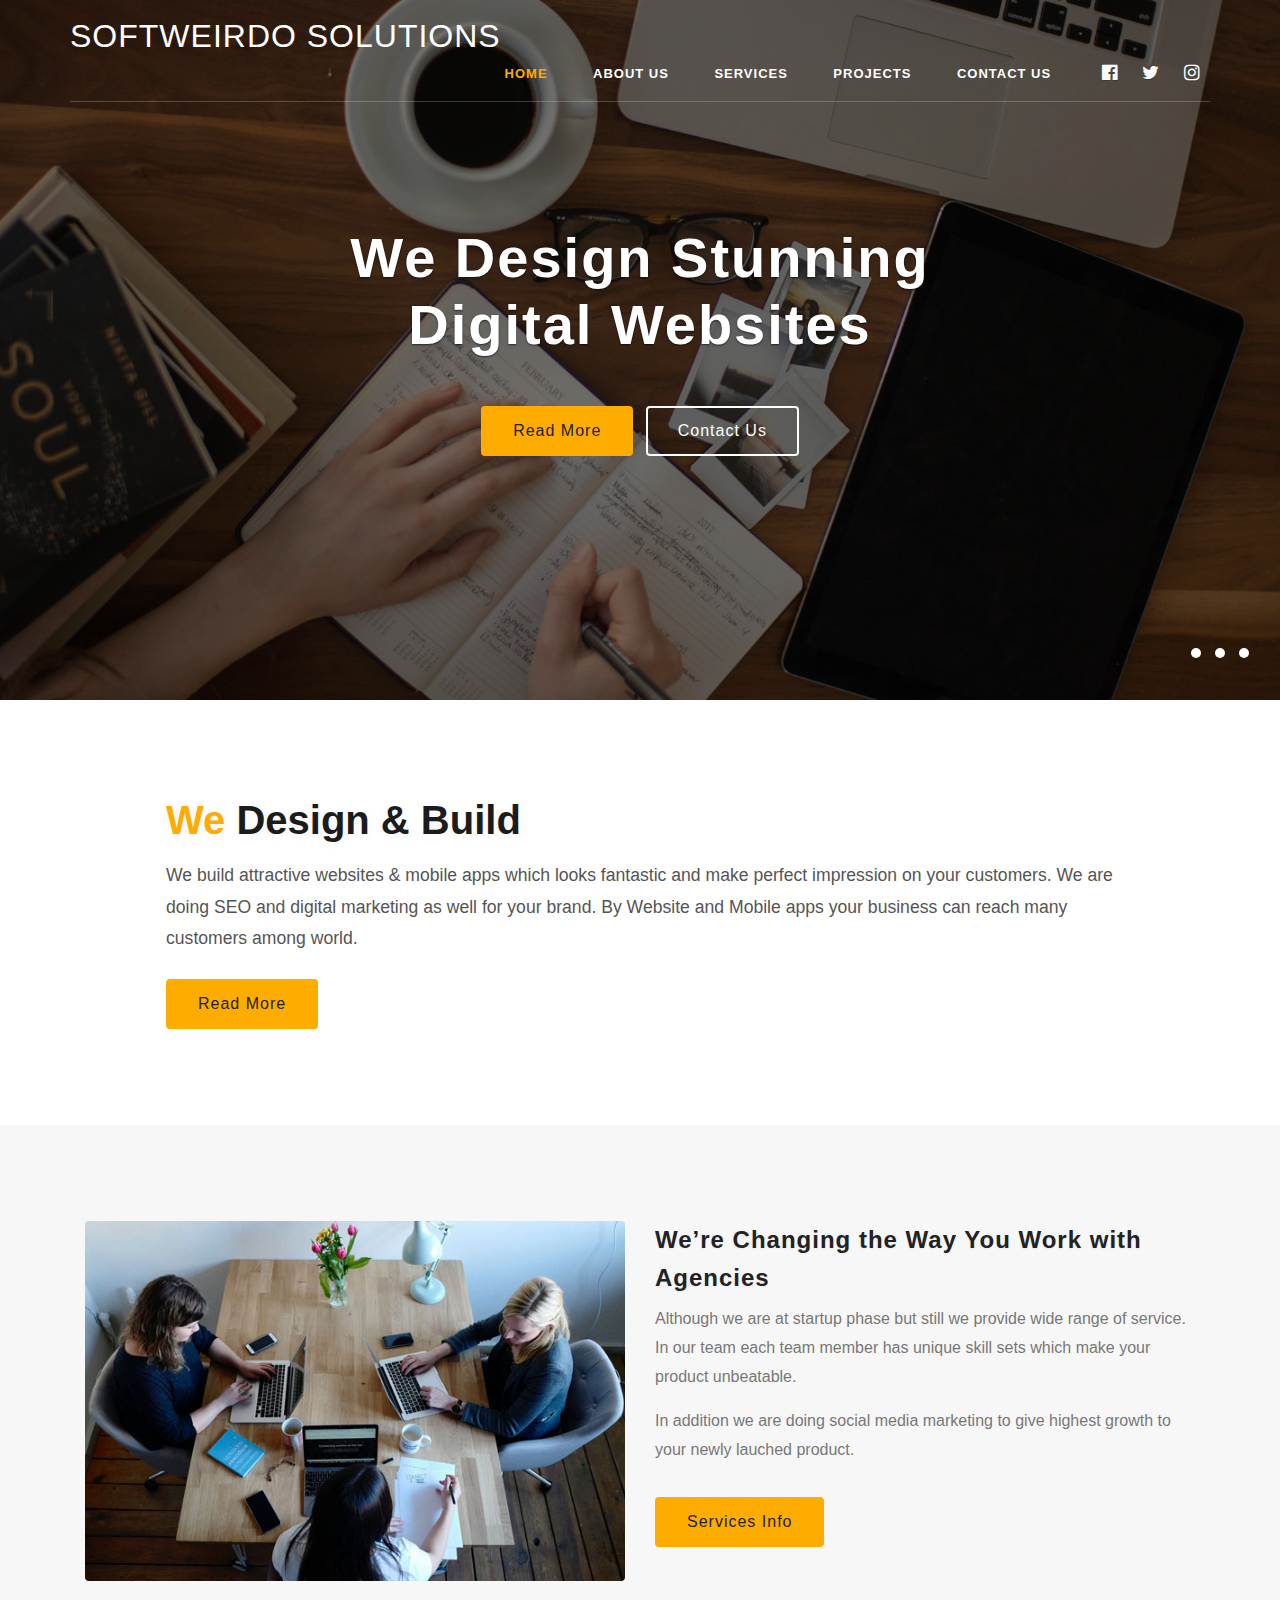
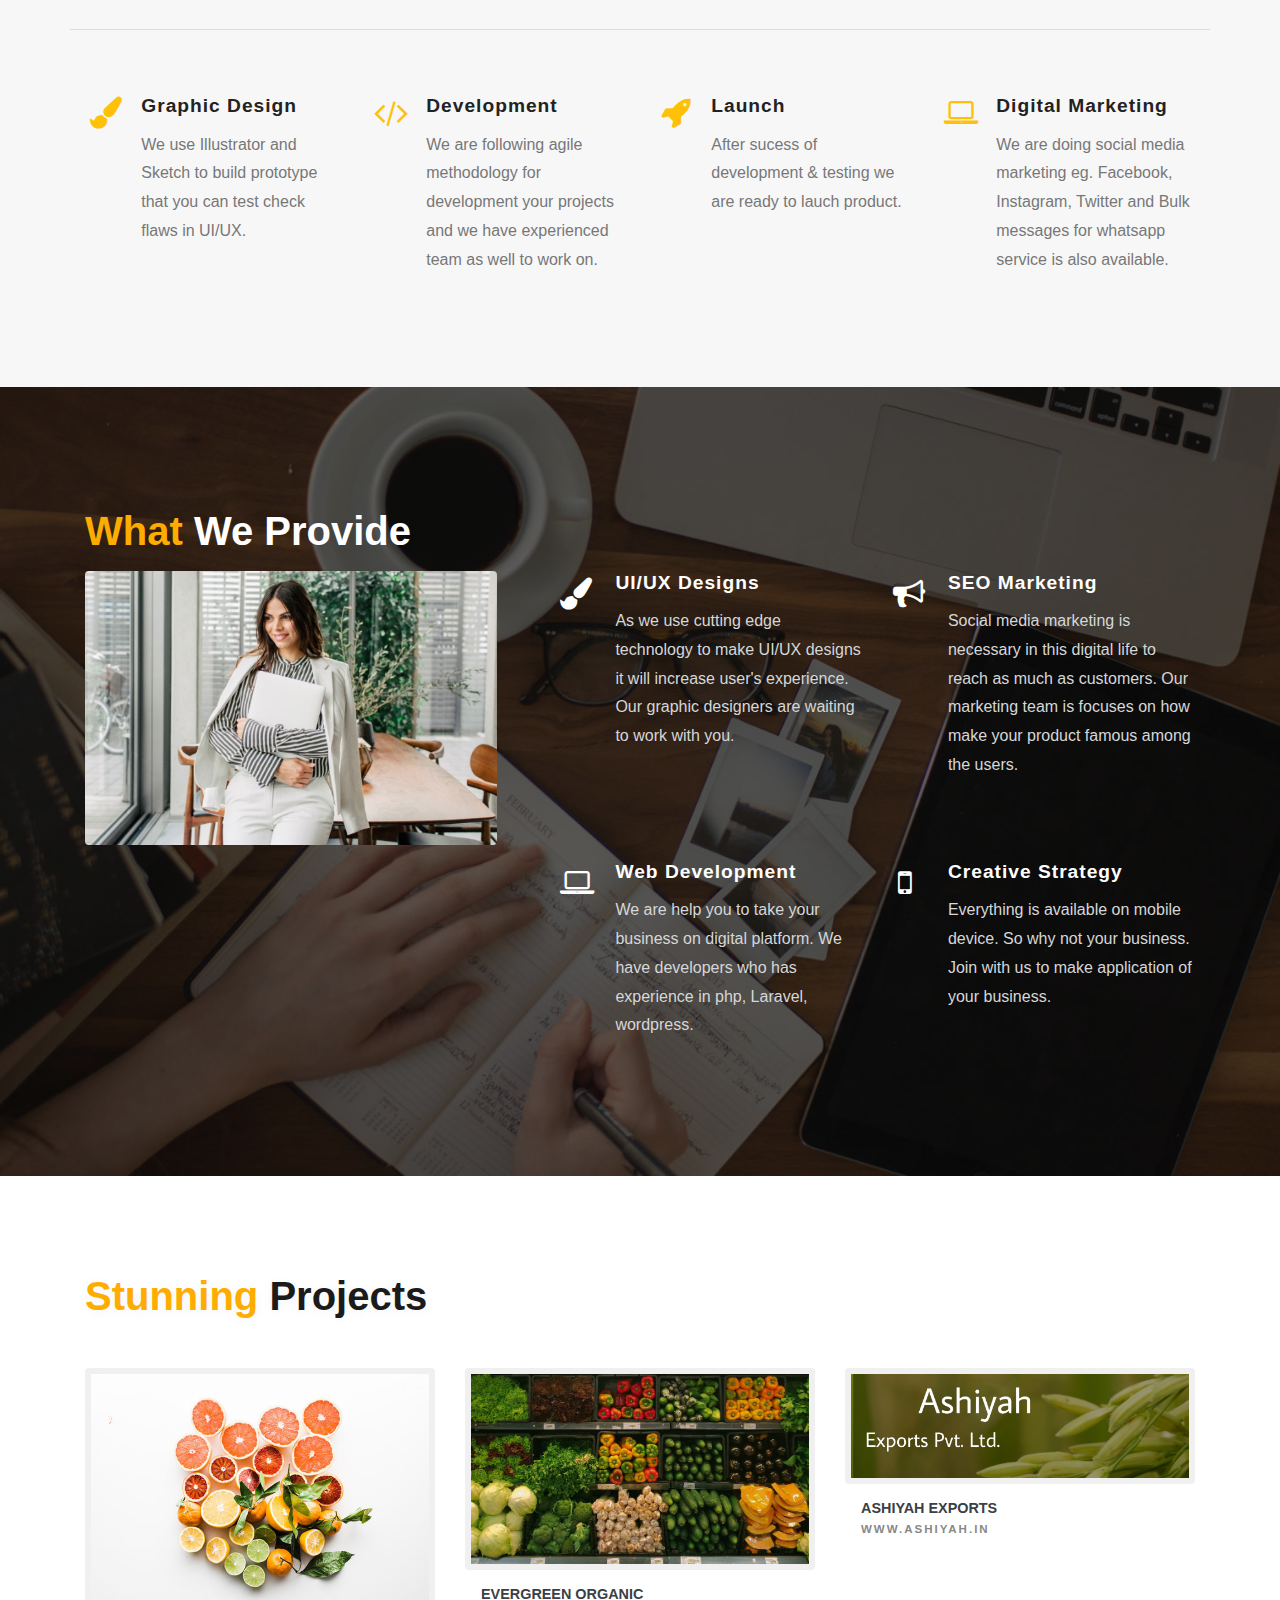
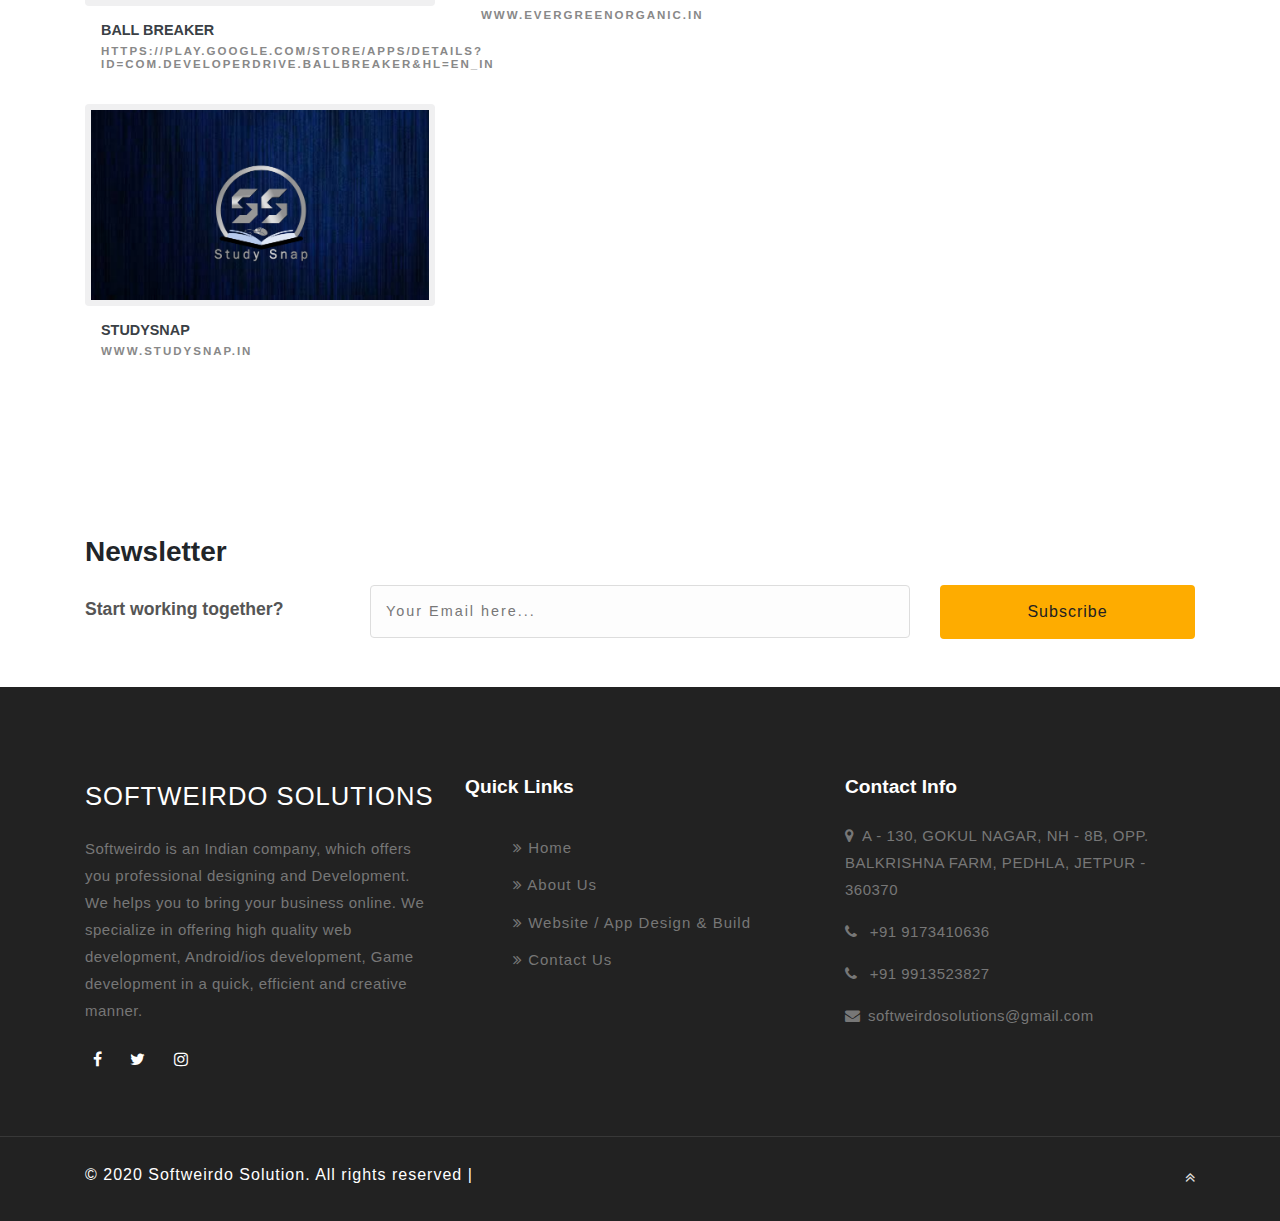
<file: index.html>
<!DOCTYPE html>
<html lang="zxx">

<head>
    <title>Softweirdo | Shape your idea with Us</title>
    <!-- Meta tag Keywords -->
    <meta name="viewport" content="width=device-width, initial-scale=1">
    <meta charset="UTF-8" />
    <meta name="keywords" content="Softweirdo Solution is willing to be a leading IT solution company across the globe." />
    <script>
        addEventListener("load", function() {
            setTimeout(hideURLbar, 0);
        }, false);

        function hideURLbar() {
            window.scrollTo(0, 1);
        }

    </script>
    <!-- //Meta tag Keywords -->
    <!-- Custom-Files -->
    <link rel="stylesheet" href="css/bootstrap.css">
    <!-- Bootstrap-Core-CSS -->
    <link rel="stylesheet" href="css/style.css" type="text/css" media="all" />
    <!-- Style-CSS -->
    <!-- font-awesome-icons -->
    <link href="css/font-awesome.css" rel="stylesheet">
    <!-- //font-awesome-icons -->

</head>

<body>
    <!-- home -->
    <div id="home">
        <!--/top-nav -->
        <div class="top_w3pvt_main container">
            <!--/header -->
            <header class="nav_w3pvt text-center ">
                <!-- nav -->
                <nav class="wthree-w3ls">
                    <div id="logo">
                        <h1> <a class="navbar-brand px-0 mx-0" href="index.html">Softweirdo Solutions
                            </a>
                        </h1>
                    </div>

                    <label for="drop" class="toggle">Menu</label>
                    <input type="checkbox" id="drop" />
                    <ul class="menu mr-auto">
                        <li class="active"><a href="index.html">Home</a></li>
                        <li><a href="about.html">About Us</a></li>
                        <!-- <li>-->
                            <!-- First Tier Drop Down -->
                            <!-- <label for="drop-2" class="toggle toggle-2">Pages <span class="fa fa-angle-down" aria-hidden="true"></span> </label>
                            <a href="#">Pages  <span class="fa fa-angle-down" aria-hidden="true"></span></a>
                            <input type="checkbox" id="drop-2" />
                            <ul>

                                <li><a href="services.html" class="drop-text">Services</a></li>
                                <li><a href="timeline.html" class="drop-text">Timeline</a></li>
                                <li><a href="team.html" class="drop-text">Team</a></li>
                                <li><a href="typo.html" class="drop-text">Typography</a></li>
                                <li><a href="error.html" class="drop-text">404</a></li>
                            </ul>
                        </li> --> 
                        <li><a href="#services">Services</a></li>
                        <li><a href="#gallery">Projects</a></li>
                        <li><a href="contact.html">Contact Us</a></li>

                        <li class="social-icons ml-lg-3"><a href="https://www.facebook.com/Softweirdo-Solution-104506777884292/" class="p-0 social-icon"><span class="fa fa-facebook-official" aria-hidden="true"></span>
                                <div class="tooltip">Facebook</div>
                            </a> </li>
                        <li class="social-icons"><a href="https://twitter.com/SoftweirdoS" class="p-0 social-icon"><span class="fa fa-twitter" aria-hidden="true"></span>
                                <div class="tooltip">Twitter</div>
                            </a> </li>
                        <li class="social-icons"><a href="https://www.instagram.com/
                            softweirdo_sol/?igshid=6ui7spoxir36" class="p-0 social-icon"><span class="fa fa-instagram" aria-hidden="true"></span>
                                <div class="tooltip">Instagram</div>
                            </a> </li>
                    </ul>
                </nav>
                <!-- //nav -->
            </header>
            <!--//header -->
        </div>
        <!-- //top-nav -->
        <!-- banner slider -->
        <div id="homepage-slider" class="st-slider">
            <input type="radio" class="cs_anchor radio" name="slider" id="play1" checked="" />
            <input type="radio" class="cs_anchor radio" name="slider" id="slide1" />
            <input type="radio" class="cs_anchor radio" name="slider" id="slide2" />
            <input type="radio" class="cs_anchor radio" name="slider" id="slide3" />
            <div class="images">
                <div class="images-inner">
                    <div class="image-slide">
                        <div class="banner-w3pvt-1">
                            <div class="overlay-w3ls">

                            </div>

                        </div>
                    </div>
                    <div class="image-slide">
                        <div class="banner-w3pvt-2">
                            <div class="overlay-w3ls">

                            </div>
                        </div>
                    </div>
                    <div class="image-slide">
                        <div class="banner-w3pvt-3">
                            <div class="overlay-w3ls">

                            </div>
                        </div>
                    </div>
                </div>
            </div>
            <div class="labels">
                <div class="fake-radio">
                    <label for="slide1" class="radio-btn"></label>
                    <label for="slide2" class="radio-btn"></label>
                    <label for="slide3" class="radio-btn"></label>
                </div>
            </div>
            <!-- banner-hny-info -->
            <div class="banner-hny-info">
                <h3>We Design Stunning
                    <br>Digital Websites</h3>
                <div class="top-buttons mx-auto text-center mt-md-5 mt-3">
                    <a href="single.html" class="btn more mr-2">Read More</a>
                    <a href="contact.html" class="btn">Contact Us</a>
                </div>
<!--                 <div class="d-flex hny-stats-inf">
                    <div class="col-md-4 stats_w3pvt_counter_grid mt-3">
                        <div class="d-md-flex justify-content-center">
                            <h5 class="counter">2568</h5>
                            <p class="para-w3pvt">Designs</p>
                        </div>
                    </div>
                    <div class="col-md-4 stats_w3pvt_counter_grid mt-3">
                        <div class="d-md-flex justify-content-center">
                            <h5 class="counter">1900</h5>
                            <p class="para-w3pvt"> Projects</p>
                        </div>
                    </div>
                    <div class="col-md-4 stats_w3pvt_counter_grid mt-3">
                        <div class="d-md-flex justify-content-center">
                            <h5 class="counter">899</h5>
                            <p class="para-w3pvt">Clients</p>
                        </div>
                    </div>
                </div> -->

            </div>
            <!-- //banner-hny-info -->
        </div>
        <!-- //banner slider -->
    </div>
    <!-- //banner -->

    <!-- //home -->

    <!-- about -->
    <section class="about py-5">
        <div class="container p-md-5">
            <div class="about-hny-info text-left px-md-5">
                <h3 class="tittle-w3ls mb-3"><span class="pink">We</span> Design & Build</h3>
                <p class="sub-tittle mt-3 mb-4">We build attractive websites & mobile apps which looks fantastic and make perfect impression on your customers. We are doing SEO and digital marketing as well for your brand. By Website and Mobile apps your business can reach many customers among world.</p>
                <a class="btn more black" href="single.html" role="button">Read More</a>
            </div>
        </div>
    </section>
    <!-- //about -->
    <!--/ab-->
    <section class="banner_bottom py-5">
        <div class="container py-md-5">
            <div class="row inner_sec_info">

                <div class="col-md-6 banner_bottom_grid help">
                    <img src="images/ab.jpg" alt=" " class="img-fluid">
                </div>
                <div class="col-md-6 banner_bottom_left mt-lg-0 mt-4">
                    <h4><a class="link-hny" href="services.html">
                            We’re Changing the Way You Work with Agencies</a></h4>
                    <p>Although we are at startup phase but still we provide wide range of service. In our team each 
                    team member has unique skill sets which make your product unbeatable.</p>
                    <p>In addition we are doing social media marketing to give highest growth to your newly lauched product. </p>
                    <a class="btn more black mt-3" href="#services" role="button">Services Info</a>

                </div>
            </div>
            <div class="row features-w3pvt-main" id="features">
                <div class="col-md-3 feature-gird">
                    <div class="row features-hny-inner-gd">
                        <div class="col-md-3 featured_grid_left">
                            <div class="icon_left_grid">
                                <span class="fa fa-paint-brush" aria-hidden="true"></span>
                            </div>
                        </div>
                        <div class="col-md-9 featured_grid_right_info pl-lg-0">
                            <h4><a class="link-hny" href="single.html">Graphic Design</a></h4>
                            <p>We use Illustrator and Sketch to build prototype that you can test check flaws in UI/UX.</p>
                        </div>
                    </div>
                </div>
                <div class="col-md-3 feature-gird">
                    <div class="row features-hny-inner-gd">
                        <div class="col-md-3 featured_grid_left">
                            <div class="icon_left_grid">
                                <span class="fa fa-code" aria-hidden="true"></span>
                            </div>
                        </div>
                        <div class="col-md-9 featured_grid_right_info pl-lg-0">
                            <h4><a class="link-hny" href="single.html">Development</a></h4>
                            <p>We are following agile methodology for development your projects and we have experienced team as well to work on.</p>
                        </div>
                    </div>
                </div><div class="col-md-3 feature-gird">
                    <div class="row features-hny-inner-gd">
                        <div class="col-md-3 featured_grid_left">
                            <div class="icon_left_grid">
                                <span class="fa fa-rocket" aria-hidden="true"></span>
                            </div>
                        </div>
                        <div class="col-md-9 featured_grid_right_info pl-lg-0">
                            <h4><a class="link-hny" href="single.html">Launch</a></h4>
                            <p>After sucess of development & testing we are ready to lauch product. </p>
                        </div>
                    </div>
                </div>
                <div class="col-md-3 feature-gird">
                    <div class="row features-hny-inner-gd">
                        <div class="col-md-3 featured_grid_left">
                            <div class="icon_left_grid">
                                <span class="fa fa-laptop" aria-hidden="true"></span>
                            </div>
                        </div>
                        <div class="col-md-9 featured_grid_right_info pl-lg-0">
                            <h4><a class="link-hny" href="single.html">Digital Marketing</a></h4>
                            <p>We are doing social media marketing eg. Facebook, Instagram, Twitter and Bulk messages for whatsapp service is also available.</p>
                        </div>
                    </div>
                </div>

            </div>
        </div>
    </section>
    <!--//ab-->

    <!--/services-->
    <section class="services" id="services">
        <div class="over-lay-blue py-5">
            <div class="container py-md-5">
                <div class="row my-4">
                    <div class="col-lg-5 services-innfo pr-5">
                        <h3 class="tittle-w3ls two mb-3 text-left"><span class="pink">What</span> We Provide</h3>
                        <p class="sub-tittle mt-2 mb-sm-3 text-left"></p>
                        <a href="services.html"><img src="images/ab2.jpg" alt="w3pvt" class="img-fluid"></a>
                    </div>
                    <div class="col-lg-7 services-grid-inf">
                        <div class="row services-w3pvt-main mt-5">
                            <div class="col-lg-6 feature-gird">
                                <div class="row features-hny-inner-gd mt-3">
                                    <div class="col-md-2 featured_grid_left">
                                        <div class="icon_left_grid">
                                            <span class="fa fa-paint-brush" aria-hidden="true"></span>
                                        </div>
                                    </div>
                                    <div class="col-md-10 featured_grid_right_info">
                                        <h4><a class="link-hny" href="single.html">UI/UX Designs</a></h4>
                                        <p>As we use cutting edge technology to make UI/UX designs it will increase user's experience. Our graphic designers are waiting to work with you.</p>

                                    </div>

                                </div>
                            </div>
                            <div class="col-lg-6 feature-gird">
                                <div class="row features-hny-inner-gd mt-3">
                                    <div class="col-md-2 featured_grid_left">
                                        <div class="icon_left_grid">
                                            <span class="fa fa-bullhorn" aria-hidden="true"></span>
                                        </div>
                                    </div>
                                    <div class="col-md-10 featured_grid_right_info">
                                        <h4><a class="link-hny" href="single.html">SEO Marketing</a></h4>
                                        <p>Social media marketing is necessary in this digital life to reach as much as customers. Our marketing team is focuses on how make your product famous among the users.</p>

                                    </div>

                                </div>
                            </div>

                        </div>
                        <div class="row services-w3pvt-main mt-5">
                            <div class="col-lg-6 feature-gird ">
                                <div class="row features-hny-inner-gd mt-3">
                                    <div class="col-md-2 featured_grid_left">
                                        <div class="icon_left_grid">
                                            <span class="fa fa-laptop" aria-hidden="true"></span>
                                        </div>
                                    </div>
                                    <div class="col-md-10 featured_grid_right_info">
                                        <h4><a class="link-hny" href="single.html">Web Development</a></h4>
                                        <p>We are help you to take your business on digital platform. We have developers who has experience in php, Laravel, wordpress. </p>

                                    </div>

                                </div>
                            </div>
                            <div class="col-lg-6 feature-gird">
                                <div class="row features-hny-inner-gd mt-3">
                                    <div class="col-md-2 featured_grid_left">
                                        <div class="icon_left_grid">
                                            <span class="fa fa-mobile" aria-hidden="true"></span>
                                        </div>
                                    </div>
                                    <div class="col-md-10 featured_grid_right_info">
                                        <h4><a class="link-hny" href="single.html">Creative Strategy</a></h4>
                                        <p>Everything is available on mobile device. So why not your business. Join with us to make application of your business. </p>

                                    </div>

                                </div>
                            </div>


                        </div>
                    </div>
                </div>
            </div>
        </div>
    </section>
    <!--//services-->
    <!-- /projects -->
    <section class="projects py-5" id="gallery">
        <div class="container py-md-5">
            <h3 class="tittle-w3ls text-left mb-5"><span class="pink">Stunning</span> Projects</h3>
            <div class="row news-grids mt-md-5 mt-4 text-center">
                <div class="col-md-4 gal-img">
                    <a href="#gal1"><img src="images/g1.jpg" alt="w3pvt" class="img-fluid"></a>
                    <div class="gal-info">
                        <h5>Ball Breaker<span class="decription">https://play.google.com/store/apps/details?id=com.DeveloperDrive.BallBreaker&hl=en_IN</span></h5>
                    </div>
                </div>
                <div class="col-md-4 gal-img">
                    <a href="http://evergreenorganic.in" target="blank"><img src="images/evergreen.jpg" alt="w3pvt" class="img-fluid"></a>
                    <div class="gal-info">
                        <h5>Evergreen Organic<span class="decription">www.evergreenorganic.in</span></h5>
                    </div>
                </div>
                <div class="col-md-4 gal-img">
                    <a href="https://www.ashiyah.in" target="blank"><img src="images/slid2.jpg" alt="w3pvt" class="img-fluid"></a>
                    <div class="gal-info">
                        <h5>Ashiyah Exports<span class="decription">www.ashiyah.in</span></h5>
                    </div>
                </div>
                <div class="col-md-4 gal-img">
                    <a href=""><img src="images/studysnap.png" alt="w3pvt" class="img-fluid"></a>
                    <div class="gal-info">
                        <h5>StudySnap<span class="decription">www.studysnap.in</span></h5>
                    </div>
                </div>

                <!-- <div class="col-md-4 gal-img">
                    <a href="#gal5"><img src="images/g5.jpg" alt="w3pvt" class="img-fluid"></a>
                    <div class="gal-info">
                        <h5>View Project<span class="decription">Website</span></h5>
                    </div>
                </div>
                <div class="col-md-4 gal-img">
                    <a href="#gal6"><img src="images/g6.jpg" alt="w3pvt" class="img-fluid"></a>
                    <div class="gal-info">
                        <h5>View Project<span class="decription">Website</span></h5>
                    </div>
                </div>
                <div class="col-md-4 gal-img">
                    <a href="#gal7"><img src="images/g7.jpg" alt="w3pvt" class="img-fluid"></a>
                    <div class="gal-info">
                        <h5>View Project<span class="decription">Website</span></h5>
                    </div>
                </div>
                <div class="col-md-4 gal-img">
                    <a href="#gal8"><img src="images/g8.jpg" alt="w3pvt" class="img-fluid"></a>
                    <div class="gal-info">
                        <h5>View Project<span class="decription">Website</span></h5>
                    </div>
                </div>
                <div class="col-md-4 gal-img">
                    <a href="#gal9"><img src="images/g9.jpg" alt="w3pvt" class="img-fluid"></a>
                    <div class="gal-info">
                        <h5>View Project<span class="decription">Website</span></h5>
                    </div>
                </div> -->

            </div>
            <!-- popup-->
            <div id="gal1" class="pop-overlay">
                <div class="popup">
                    <img src="images/g1.jpg" alt="Popup Image" class="img-fluid" />
                    <h5 style="margin-top: 10px">Ball Breaker</h5>
                    <p class="mt-4">Ball Breaker is hyper casual game which highly addictive. Simple user control and attractive UI.</p>
                    <a class="close" href="#gallery">&times;</a>
                </div>
            </div>
            <!-- //popup -->
            <!-- popup-->
            <div id="gal2" class="pop-overlay">
                <div class="popup">
                    <img src="images/g2.jpg" alt="Popup Image" class="img-fluid" />
                    <h5 style="margin-top: 10px">Evergreen Organic</h5>
                    <p class="mt-4">Evergreen is grocery store located in surat. Where customer can order their grocery needs through application.</p>
                    <a class="close" href="#gallery">&times;</a>
                </div>
            </div>
            <!-- //popup -->
            <!-- popup-->
            <div id="gal3" class="pop-overlay">
                <div class="popup">
                    <img src="images/g3.jpg" alt="Popup Image" class="img-fluid" />
                    <h5 style="margin-top: 10px">Ashiyah Exports</h5>
                    <p class="mt-4">Ashiyah Exports is export company located vadodara. Which exports Rice, all type of grains and processed foods.</p>
                    <a class="close" href="#gallery">&times;</a>
                </div>
            </div>
            <!-- //popup3 -->
            <!-- popup-->
            <div id="gal4" class="pop-overlay">
                <div class="popup">
                    <img src="images/g4.jpg" alt="Popup Image" class="img-fluid" />
                    <h5 style="margin-top: 10px">Study Snap</h5>
                    <p class="mt-4">Studysnap is your study partner where you get all the study material at your fingertips. For use this in your institute contact us.</p>
                    <a class="close" href="#gallery">&times;</a>
                </div>
            </div>
            <!-- //popup -->
            <!-- popup-->
         <!--    <div id="gal5" class="pop-overlay">
                <div class="popup">
                    <img src="images/g5.jpg" alt="Popup Image" class="img-fluid" />
                    <h5 class="mt-3">View Project</h5>
                    <p class="mt-4">Nulla viverra pharetra se, eget pulvinar neque pharetra ac int. placerat placerat dolor.</p>
                    <a class="close" href="#gallery">&times;</a>
                </div>
            </div> -->
            <!-- //popup -->
            <!-- popup-->
    <!--         <div id="gal6" class="pop-overlay">
                <div class="popup">
                    <img src="images/g6.jpg" alt="Popup Image" class="img-fluid" />
                    <h5 class="mt-3">View Project</h5>
                    <p>Nulla viverra pharetra se, eget pulvinar neque pharetra ac int. placerat placerat dolor.</p>
                    <a class="close" href="#gallery">&times;</a>
                </div>
            </div> -->
            <!-- //popup -->
            <!--  popup
            <div id="gal7" class="pop-overlay">
                <div class="popup">
                    <img src="images/g7.jpg" alt="Popup Image" class="img-fluid" />
                    <h5 class="mt-3">View Project</h5>
                    <p class="mt-4">Nulla viverra pharetra se, eget pulvinar neque pharetra ac int. placerat placerat dolor.</p>
                    <a class="close" href="#gallery">&times;</a>
                </div>
            </div>
 -->            <!-- //popup -->
            <!-- popup-->
          <!--   <div id="gal8" class="pop-overlay">
                <div class="popup">
                    <img src="images/g8.jpg" alt="Popup Image" class="img-fluid" />
                    <h5 class="mt-3">View Project</h5>
                    <p class="mt-4">Nulla viverra pharetra se, eget pulvinar neque pharetra ac int. placerat placerat dolor.</p>
                    <a class="close" href="#gallery">&times;</a>
                </div>
            </div> -->
            <!-- //popup -->
            <!-- popup-->
           <!--  <div id="gal9" class="pop-overlay">
                <div class="popup">
                    <img src="images/g9.jpg" alt="Popup Image" class="img-fluid" />
                    <h5 class="mt-3">View Project</h5>s
                    <p class="mt-4">Nulla viverra pharetra se, eget pulvinar neque pharetra ac int. placerat placerat dolor.</p>
                    <a class="close" href="#gallery">&times;</a>
                </div>
            </div> -->
            <!-- //popup -->
        </div>
    </section>
    <!-- //projects -->
    <!-- /blogs -->
    <!-- <section class="blog-posts" id="blog">
        <div class="blog-w3pvt-info-content container-fluid">
            <h3 class="tittle-w3ls text-center mb-5">Recent Blog Posts</h3>
            <div class="blog-grids-main row text-left">
                <div class="col-lg-3 col-md-6 blog-grid-img px-0">
                    <img src="images/g2.jpg" alt="Popup Image" class="img-fluid" />
                </div>
                <div class="col-lg-3 col-md-6 blog-grid-info px-0">
                    <div class="date-post">
                        <h6 class="date">May, 04th 2019</h6>
                        <h4><a class="link-hny" href="single.html">Blog Post1</a></h4>
                        <p>Lorem Ipsum is simply text the printing and typesetting standard industry.</p>
                    </div>
                </div>
                <div class="col-lg-3 col-md-6 blog-grid-img px-0">
                    <img src="images/g4.jpg" alt="Popup Image" class="img-fluid" />
                </div>
                <div class="col-lg-3 col-md-6 blog-grid-info px-0 ">
                    <div class="date-post">
                        <h6 class="date">May, 04th 2019</h6>
                        <h4><a class="link-hny" href="single.html">Blog Post2</a></h4>
                        <p>Lorem Ipsum is simply text the printing and typesetting standard industry.</p>
                    </div>
                </div>

            </div>
            <div class="blog-grids-main row text-left">

                <div class="col-lg-3 col-md-6 blog-grid-info px-0">
                    <div class="date-post">
                        <h6 class="date">May, 04th 2019</h6>
                        <h4><a class="link-hny" href="single.html">Blog Post3</a></h4>
                        <p>Lorem Ipsum is simply text the printing and typesetting standard industry.</p>
                    </div>
                </div>
                <div class="col-lg-3 col-md-6 blog-grid-img px-0">
                    <img src="images/g6.jpg" alt="Popup Image" class="img-fluid" />
                </div>

                <div class="col-lg-3 col-md-6 blog-grid-info px-0">
                    <div class="date-post">
                        <h6 class="date">May, 04th 2019</h6>
                        <h4><a class="link-hny" href="single.html">Blog Post4</a></h4>
                        <p>Lorem Ipsum is simply text the printing and typesetting standard industry.</p>
                    </div>
                </div>
                <div class="col-lg-3 col-md-6 blog-grid-img px-0">
                    <img src="images/g8.jpg" alt="Popup Image" class="img-fluid" />
                </div>

            </div>
        </div>

    </section> -->
    <!-- //blogs -->
    <!--/mid-->
    <!-- <section class="banner_bottom py-5" id="appointment">
        <div class="container py-md-5">
            <div class="row inner_sec_info">


                <div class="col-lg-5 banner_bottom_left">

                    <div class="login p-md-5 p-4 mx-auto bg-white mw-100">
                        <h4>
                            Make An Appointment</h4>
                        <form action="#" method="post">
                            <div class="form-group">
                                <label>First name</label>

                                <input type="text" class="form-control" id="validationDefault01" placeholder="" required="">
                            </div>
                            <div class="form-group">
                                <label>Last name</label>
                                <input type="text" class="form-control" id="validationDefault02" placeholder="" required="">
                            </div>

                            <div class="form-group mb-4">
                                <label class="mb-2">Password</label>
                                <input type="password" class="form-control" id="password1" placeholder="" required="">
                            </div>

                            <button type="submit" class="btn more black submit mb-4">Appointment</button>

                        </form>

                    </div>

                </div>
                <div class="col-lg-7 banner_bottom_grid help pl-lg-5">
                    <img src="images/ab2.jpg" alt=" " class="img-fluid mb-4">
                    <h4><a class="link-hny" href="contact.html">Stat Your Project Now?</a></h4>
                    <p class="mt-3">Lorem Ipsum is simply text the printing and typesetting standard industry.Quisque sagittis lacus eu lorem. </p>

                </div>
            </div>

        </div>
    </section> -->
    <!--//mid-->

    <!--/services-->
    <!--  <section class="testmonials" id="test">
        <div class="over-lay-blue py-5">
            <div class="container py-md-5">
                <h3 class="tittle-w3ls two text-center mb-5">Our Testimonials</h3>
                <div class="row my-4">
                    <div class="col-lg-4 testimonials_grid mt-3">
                        <div class="p-lg-5 p-4 testimonials-gd-vj">
                            <p class="sub-test"><span class="fa fa-quote-left s4" aria-hidden="true"></span> Working with this buddy since 3 month I am very full fill with this developer and nice work experience and best design and conversation any time.
                            </p>
                            <div class="row mt-4">
                                <div class="col-3 testi-img-res">
                                    <img src="images/t1.jpg" alt=" " class="img-fluid">
                                </div>
                                <div class="col-9 testi_grid">
                                    <h5 class="mb-2">Developer Drive</h5>
                                    <p>Add xxxx</p>
                                </div>
                            </div>
                        </div>
                    </div>
                    <div class="col-lg-4 testimonials_grid mt-3">
                        <div class="p-lg-5 p-4 testimonials-gd-vj">
                            <p class="sub-test"><span class="fa fa-quote-left s4" aria-hidden="true"></span>Quisque sagittis lacus eu lorem , cum soluta nobis est eligendi optio cumque nihil impedit quo minus id quod possimus.
                            </p>
                            <div class="row mt-4">
                                <div class="col-3 testi-img-res">
                                    <img src="images/t2.jpg" alt=" " class="img-fluid">
                                </div>
                                <div class="col-9 testi_grid">
                                    <h5 class="mb-2">AdPlush Marketing</h5>
                                    <p>Add xxxx</p>
                                </div>
                            </div>
                        </div>
                    </div>
                    <div class="col-lg-4 testimonials_grid mt-3">
                        <div class="p-lg-5 p-4 testimonials-gd-vj">
                            <p class="sub-test"><span class="fa fa-quote-left s4" aria-hidden="true"></span> Nam libero tempore, cum soluta nobis est eligendi optio cumque nihil impedit quo minus id quod possimus, omnis voluptas.
                            </p>
                            <div class="row mt-4">
                                <div class="col-3 testi-img-res">
                                    <img src="images/t1.jpg" alt=" " class="img-fluid">
                                </div>
                                <div class="col-9 testi_grid">
                                    <h5 class="mb-2">Ashiyah Exports</h5>
                                    <p>Add xxxx</p>
                                </div>
                            </div>
                        </div>
                    </div>
                </div>
            </div>
        </div>
    </section>  -->
    <!--//testimonials-->

    <!-- /news-letter -->
    <section class="news-letter-w3pvt py-5">
        <div class="container contact-form mx-auto text-left">
            <h3 class="title-w3ls two text-left mb-3">Newsletter </h3>
            <form method="post" action="#" class="w3ls-frm">
                <div class="row subscribe-sec">
                    <p class="news-para col-lg-3">Start working together?</p>
                    <div class="col-lg-6 con-gd">
                        <input type="email" class="form-control" id="email" placeholder="Your Email here..." name="email" required>

                    </div>
                    <div class="col-lg-3 con-gd">
                        <button type="submit" class="btn submit">Subscribe</button>
                    </div>

                </div>

            </form>
        </div>
    </section>
    <!-- //news-letter -->

    <!-- footer -->
    <footer class="py-lg-5 py-4">
        <div class="container py-sm-3">
            <div class="row footer-grids">
                <div class="col-lg-4 mt-4">

                    <h2> <a class="navbar-brand px-0 mx-0 mb-4" href="index.html">Softweirdo Solutions
                        </a>
                    </h2>
                    <p class="mb-3">Softweirdo is an Indian company, which offers you professional designing and Development. We helps you to bring your business online. We specialize in offering high quality web development, Android/ios development, Game development in a quick, efficient and creative manner.</p>
                    <!-- <h5>Trusted by <span>500+ People</span> </h5> -->
                    <div class="icon-social mt-4">
                        <a href="https://www.facebook.com/Softweirdo-Solution-104506777884292/" class="button-footr">
                            <span class="fa mx-2 fa-facebook"></span>
                        </a>
                        <a href="https://twitter.com/SoftweirdoS" class="button-footr">
                            <span class="fa mx-2 fa-twitter"></span>
                        </a>
                        <a href="https://www.instagram.com/softweirdo_sol/?igshid=6ui7spoxir36" class="button-footr">
                            <span class="fa mx-2 fa-instagram"></span>
                        </a>
                        <!-- <a href="#" class="button-footr">
                            <span class="fa mx-2 fa-pinterest"></span>
                        </a>
                        <a href="#" class="button-footr">
                            <span class="fa mx-2 fa-google-plus"></span>
                        </a> -->

                    </div>
                </div>
                <div class="col-lg-4 mt-4">
                    <h4 class="mb-4">Quick Links</h4>
                    <div class="links-wthree d-flex">
                        <!-- <ul class="list-info-wthree">
                            <li><a href="#"><span class="fa fa-angle-double-right" aria-hidden="true"></span> Online Websites</a></li>
                            <li><a href="#"><span class="fa fa-angle-double-right" aria-hidden="true"></span> Free Application</a></li>
                            <li><a href="#"><span class="fa fa-angle-double-right" aria-hidden="true"></span> Support Helpline</a></li>
                            <li><a href="#"><span class="fa fa-angle-double-right" aria-hidden="true"></span> Privacy Ploicy</a></li>
                            <li><a href="#"><span class="fa fa-angle-double-right" aria-hidden="true"></span> Ready to Build</a></li>
                            <li><a href="#"><span class="fa fa-angle-double-right" aria-hidden="true"></span> Free Application</a></li>
                        </ul> -->
                        <ul class="list-info-wthree ml-5">
                            <li>
                                <a href="index.html"><span class="fa fa-angle-double-right" aria-hidden="true"></span>
                                    Home
                                </a>
                            </li>
                            <li>
                                <a href="about.html"><span class="fa fa-angle-double-right" aria-hidden="true"></span>
                                    About Us
                                </a>
                            </li>
                            <li>
                                <a href="single.html"><span class="fa fa-angle-double-right" aria-hidden="true"></span>
                                    Website / App Design & Build
                                </a>
                            </li>
                            <!-- <li>
                                <a href="team.html"><span class="fa fa-angle-double-right" aria-hidden="true"></span>
                                    Team
                                </a>
                            </li> -->
                            <li>
                                <a href="contact.html"><span class="fa fa-angle-double-right" aria-hidden="true"></span>
                                    Contact Us
                                </a>
                            </li>
                        </ul>
                    </div>
                </div>
                <div class="col-lg-4 mt-4 ad-info">
                    <h4 class="mb-4">Contact Info</h4>
                    <p><span class="fa fa-map-marker"></span>A - 130, GOKUL NAGAR, NH - 8B, OPP. BALKRISHNA FARM, PEDHLA, JETPUR - 360370</p>
                    <p class="phone"><span class="fa fa-phone"></span> +91 9173410636 </p>
                    <p class="phone"><span class="fa fa-phone"></span> +91 9913523827</p>
                    <p><span class="fa fa-envelope"></span><a href="mailto:softweirdosolutions@gmail.com">softweirdosolutions@gmail.com</a></p>
                </div>

            </div>
        </div>
    </footer>
    <!-- //footer -->
    <!-- copyright -->
    <div class="copy_right p-3 d-flex">
        <div class="container">
            <div class="row d-flex">
                <div class="col-lg-9 copy_w3pvt">
                    <p class="text-lg-left text-center">© 2020 Softweirdo Solution. All rights reserved | 

                </div>
                <!-- move top -->
                <div class="col-lg-3 move-top text-lg-right text-center">
                    <a href="#home" class="move-top">
                        <span class="fa fa-angle-double-up mt-3" aria-hidden="true"></span>
                    </a>
                </div>
                <!-- move top -->
            </div>
        </div>

    </div>
    <!-- //copyright -->
</body>

</html>
</file>
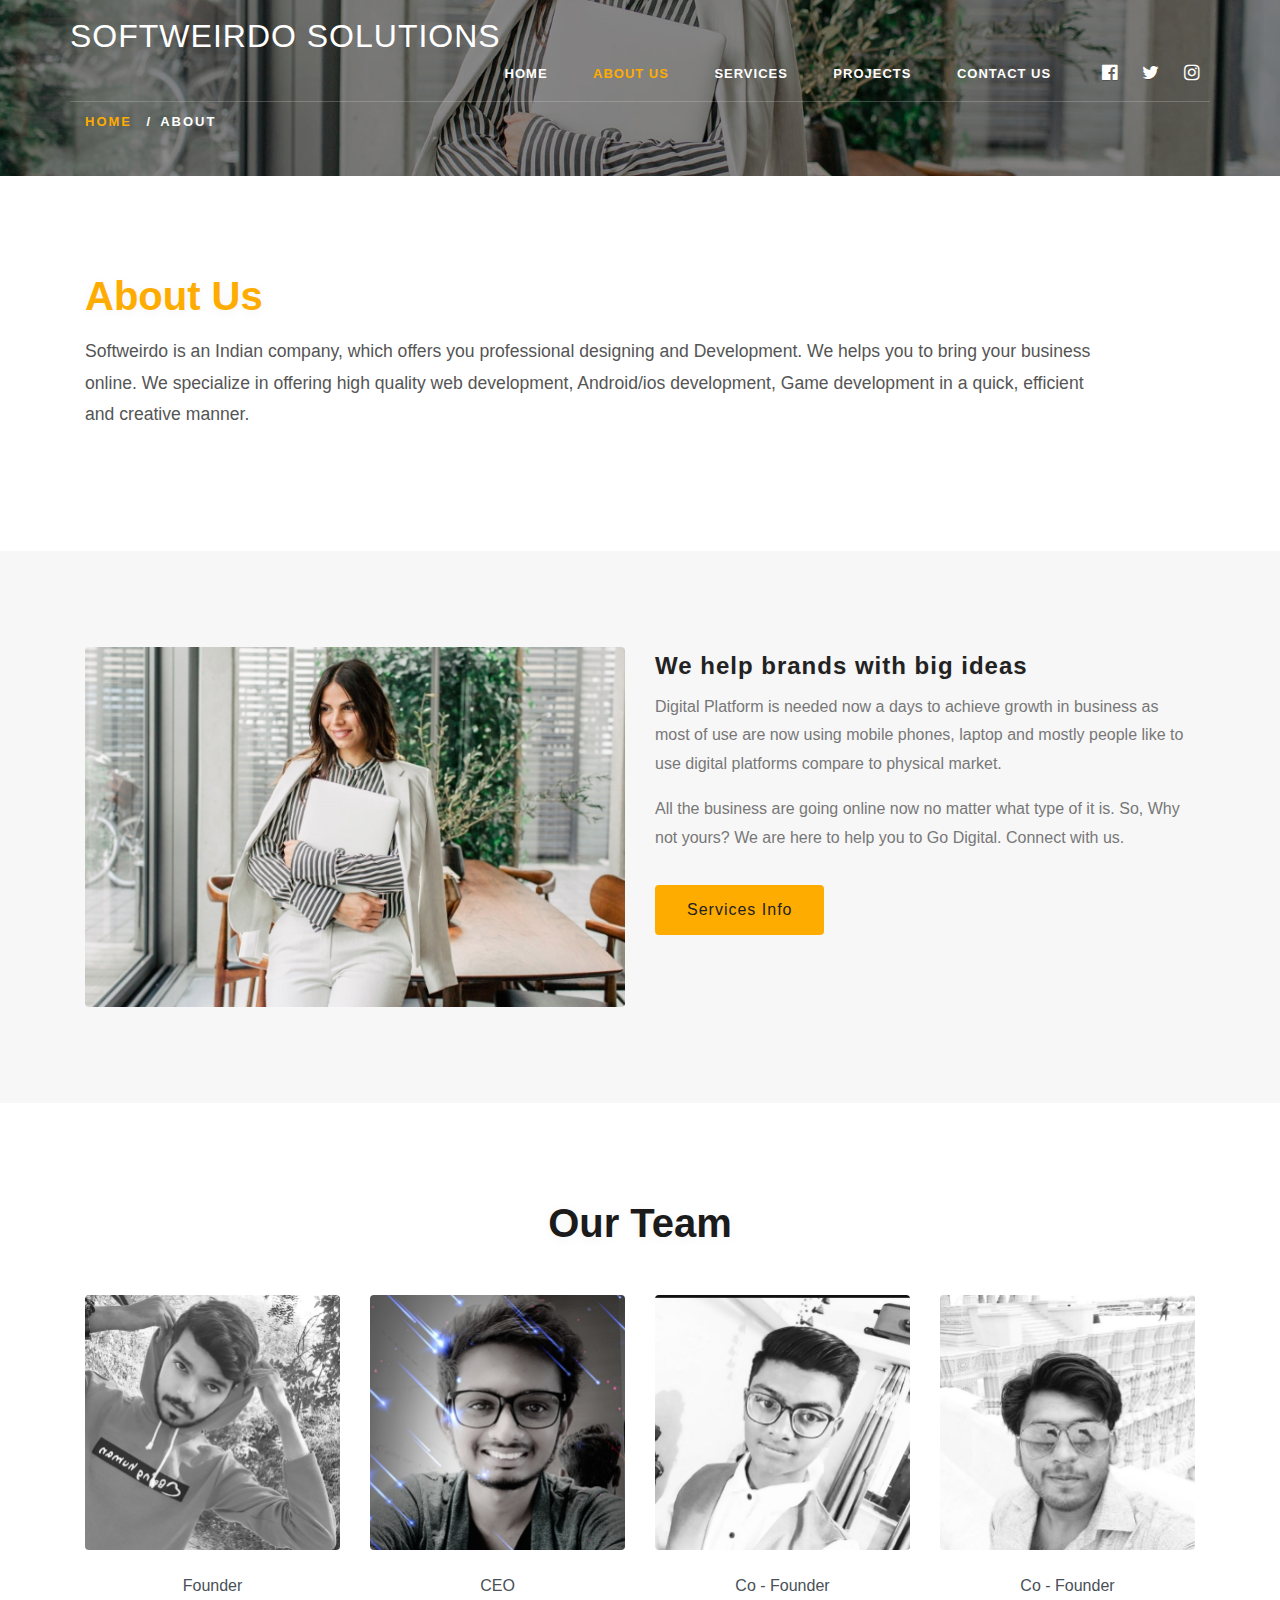
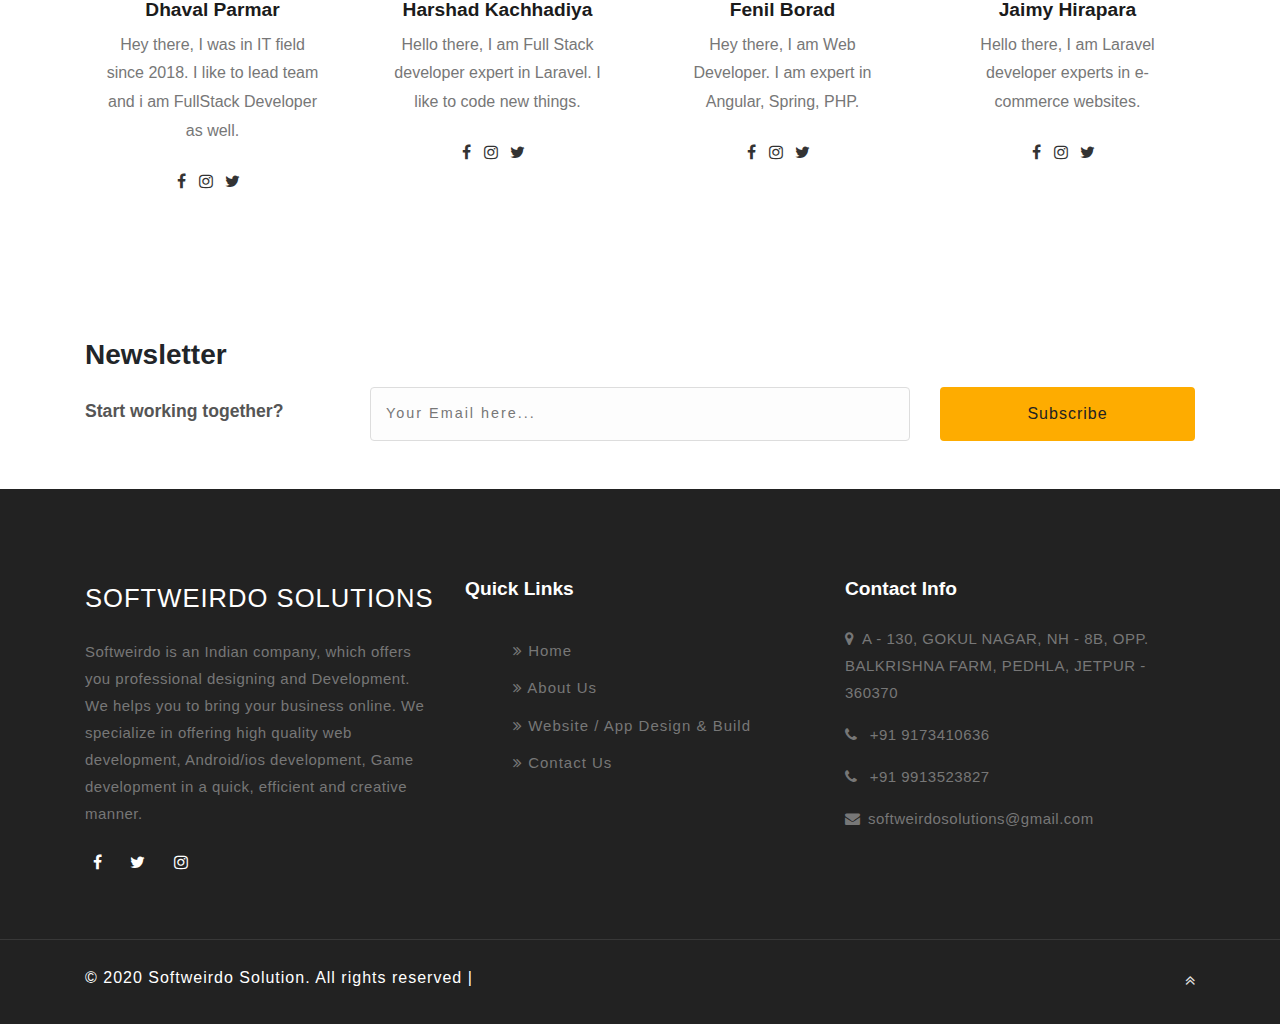
<file: about.html>
<!DOCTYPE html>
<html lang="zxx">

<head>
    <title>About us | Softweirdo</title>
    <!-- Meta tag Keywords -->
    <meta name="viewport" content="width=device-width, initial-scale=1">
    <meta charset="UTF-8" />
    <meta name="keywords" content="Softweirdo Solution is willing to be a leading IT solution company across the globe." />
    <script>
        addEventListener("load", function() {
            setTimeout(hideURLbar, 0);
        }, false);

        function hideURLbar() {
            window.scrollTo(0, 1);
        }

    </script>
    <!-- //Meta tag Keywords -->
    <!-- Custom-Files -->
    <link rel="stylesheet" href="css/bootstrap.css">
    <!-- Bootstrap-Core-CSS -->
    <link rel="stylesheet" href="css/style.css" type="text/css" media="all" />
    <!-- Style-CSS -->
    <!-- font-awesome-icons -->
    <link href="css/font-awesome.css" rel="stylesheet">
    <!-- //font-awesome-icons -->

</head>

<body>
    <!--/home -->
    <div id="home" class="inner-w3pvt-page">
        <div class="overlay-innerpage">
            <!--/top-nav -->
            <div class="top_w3pvt_main container">
                <!--/header -->
                <header class="nav_w3pvt text-center">
                    <!-- nav -->
                    <nav class="wthree-w3ls">
                        <div id="logo">
                            <h1> <a class="navbar-brand px-0 mx-0" href="index.html">Softweirdo Solutions
                                </a>
                            </h1>
                        </div>

                        <label for="drop" class="toggle">Menu</label>
                        <input type="checkbox" id="drop" />
                        <ul class="menu mr-auto">
                            <li><a href="index.html">Home</a></li>
                            <li class="active"><a href="about.html">About Us</a></li>
                            <!-- <li> -->
                                <!-- First Tier Drop Down -->
                                <!-- <label for="drop-2" class="toggle toggle-2">Pages <span class="fa fa-angle-down" aria-hidden="true"></span> </label>
                                <a href="#">Pages  <span class="fa fa-angle-down" aria-hidden="true"></span></a>
                                <input type="checkbox" id="drop-2" />
                                <ul>

                                    <li><a href="services.html" class="drop-text">Services</a></li>
                                    <li><a href="timeline.html" class="drop-text">Timeline</a></li>
                                    <li><a href="team.html" class="drop-text">Team</a></li>
                                    <li><a href="typo.html" class="drop-text">Typography</a></li>
                                    <li><a href="error.html" class="drop-text">404</a></li>
                                </ul>
                            </li> -->
                            <li><a href="index.html">Services</a></li>
                            <li><a href="index.html">Projects</a></li>
                            <li><a href="contact.html">Contact US</a></li>

                            <li class="social-icons ml-lg-3"><a href="https://www.facebook.com/Softweirdo-Solution-104506777884292/" class="p-0 social-icon"><span class="fa fa-facebook-official" aria-hidden="true"></span>
                                    <div class="tooltip">Facebook</div>
                                </a> </li>
                            <li class="social-icons"><a href="https://twitter.com/SoftweirdoS" class="p-0 social-icon"><span class="fa fa-twitter" aria-hidden="true"></span>
                                    <div class="tooltip">Twitter</div>
                                </a> </li>
                            <li class="social-icons"><a href="https://www.instagram.com/softweirdo_sol/?igshid=6ui7spoxir36" class="p-0 social-icon"><span class="fa fa-instagram" aria-hidden="true"></span>
                                    <div class="tooltip">Instagram</div>
                                </a> </li>
                        </ul>
                    </nav>
                    <!-- //nav -->
                </header>
                <!--//header -->

                <!--/breadcrumb-->
                <div class="inner-w3pvt-page-info">
                    <ol class="breadcrumb d-flex">
                        <li class="breadcrumb-item">
                            <a href="index.html">Home</a>
                        </li>
                        <li class="breadcrumb-item active">About</li>
                    </ol>

                </div>
                <!--//breadcrumb-->
            </div>
            <!-- //top-nav -->
        </div>
    </div>
    <!-- //home -->
    <!-- about -->
    <section class="about py-5">
        <div class="container py-md-5">
            <div class="about-hny-info text-left pr-lg-5">
                <h3 class="tittle-w3ls mb-3"><span class="pink">About Us</span></h3>
                <p class="sub-tittle mt-3 mb-4 pr-lg-5">Softweirdo is an Indian company, which offers you professional designing and Development. We helps you to bring your business online. We specialize in offering high quality web development, Android/ios development, Game development in a quick, efficient and creative manner.</p>
                <!-- <a class="btn more black" href="single.html" role="button">Read More</a> -->
            </div>
        </div>
    </section>
    <!-- //about -->
    <!--/ab-->
    <section class="banner_bottom py-5">
        <div class="container py-md-5">
            <div class="row inner_sec_info">

                <div class="col-md-6 banner_bottom_grid help">
                    <img src="images/ab2.jpg" alt=" " class="img-fluid">
                </div>
                <div class="col-md-6 banner_bottom_left">
                    <h4><a class="link-hny" href="services.html">
                            We help brands with big ideas</a></h4>
                    <p>Digital Platform is needed now a days to achieve growth in business as most of use are now using mobile phones, laptop and mostly people like to use digital platforms compare to physical market.</p>
                    <p>All the business are going online now no matter what type of it is. So, Why not yours?
                        We are here to help you to Go Digital. Connect with us.</p>
                    <a class="btn more black mt-3" href="single.html" role="button">Services Info</a>

                </div>
            </div>
            <!-- <div class="row features-w3pvt-main" id="features">
                <div class="col-md-4 feature-gird">
                    <div class="row features-hny-inner-gd">
                        <div class="col-md-3 featured_grid_left">
                            <div class="icon_left_grid">
                                <span class="fa fa-globe" aria-hidden="true"></span>
                            </div>
                        </div>
                        <div class="col-md-9 featured_grid_right_info pl-lg-0">
                            <h4><a class="link-hny" href="single.html">Global Network</a></h4>
                            <p>Lorem Ipsum is simply text the printing and typesetting standard industry.</p>
                        </div>
                    </div>
                </div>
                <div class="col-md-4 feature-gird">
                    <div class="row features-hny-inner-gd">
                        <div class="col-md-3 featured_grid_left">
                            <div class="icon_left_grid">
                                <span class="fa fa-laptop" aria-hidden="true"></span>
                            </div>
                        </div>
                        <div class="col-md-9 featured_grid_right_info pl-lg-0">
                            <h4><a class="link-hny" href="single.html">Digital Agency</a></h4>
                            <p>Lorem Ipsum is simply text the printing and typesetting standard industry.</p>
                        </div>
                    </div>
                </div>
                <div class="col-md-4 feature-gird">
                    <div class="row features-hny-inner-gd">
                        <div class="col-md-3 featured_grid_left">
                            <div class="icon_left_grid">
                                <span class="fa fa-handshake-o" aria-hidden="true"></span>
                            </div>
                        </div>
                        <div class="col-md-9 featured_grid_right_info pl-lg-0">
                            <h4><a class="link-hny" href="single.html">Trusted Partner</a></h4>
                            <p>Lorem Ipsum is simply text the printing and typesetting standard industry.</p>
                        </div>
                    </div>
                </div>
 -->
            </div>
        </div>
    </section>
    <!--//ab-->

    <!--/mid-->
    <section class="team py-5" id="appointment">
        <div class="container py-md-5">
            <h3 class="tittle-w3ls mb-5 text-center">Our Team</h3>
            <div class="row mt-lg-5 mt-4">
                <div class="col-md-3 team-gd text-center">
                    <div class="team-img mb-4">
                        <a href="team.html"><img src="images/Dhaval.jpeg" class="img-fluid" alt="user-image"></a>
                    </div>
                    <div class="team-info">
                        <span class="sub-tittle-team">Founder</span>
                        <h3><a href="team.html"> Dhaval Parmar</a></h3>
                        <p>Hey there, I was in IT field since 2018. I like to lead team and i am FullStack Developer as well.</p>
                        <div class="icon-social team mt-4">
                            <a href="#" class="button-footr">
                                <span class="fa fa-facebook"></span>
                            </a>
                            <a href="https://instagram.com/mr.d_1103?igshid=1pl5baz908p3s" class="button-footr">
                                <span class="fa fa-instagram"></span>
                            </a>

                            <a href="https://twitter.com/mr_d_1103" class="button-footr">
                                <span class="fa fa-twitter"></span>
                            </a>

                        </div>
                    </div>
                </div>

                <div class="col-md-3 team-gd second text-center">
                    <div class="team-img mb-4">
                        <a href="team.html"><img src="images/Harshad.jpg" class="img-fluid" alt="user-image"></a>
                    </div>
                    <div class="team-info">
                        <span class="sub-tittle-team">CEO</span>
                        <h3><a href="team.html"> Harshad Kachhadiya</a></h3>
                        <p>Hello there, I am Full Stack developer expert in Laravel. I like to code new things.</p>
                        <div class="icon-social team mt-4">
                            <a href="https://www.facebook.com/harshad.kachhadiya.199" class="button-footr">
                                <span class="fa fa-facebook"></span>
                            </a>
                            <a href="https://www.instagram.com/harshad_rk07/" class="button-footr">
                                <span class="fa fa-instagram"></span>
                            </a>

                            <a href="https://twitter.com/harshadrk14" class="button-footr">
                                <span class="fa fa-twitter"></span>
                            </a>
                           

                        </div>
                    </div>
                </div>
                <div class="col-md-3 team-gd text-center">
                    <div class="team-img mb-4">
                        <a href="team.html"><img src="images/Fenil.jpeg" class="img-fluid" alt="user-image"></a>
                    </div>
                    <div class="team-info">
                        <span class="sub-tittle-team">Co - Founder </span>
                        <h3><a href="team.html"> Fenil Borad</a></h3>
                        <p>Hey there, I am Web Developer. I am expert in Angular, Spring, PHP.</p>
                        <div class="icon-social team mt-4">
                            <a href="https://www.facebook.com/mr.fenilborad.3" class="button-footr">
                                <span class="fa fa-facebook"></span>
                            </a>
                            <a href="https://www.instagram.com/_star___boy__/" class="button-footr">
                                <span class="fa fa-instagram"></span>
                            </a>

                            <a href="https://mobile.twitter.com/FenilBorad6" class="button-footr">
                                <span class="fa fa-twitter"></span>
                            </a>

                        </div>
                    </div>
                </div>
                <div class="col-md-3 team-gd second text-center">
                    <div class="team-img mb-4">
                        <a href="team.html"><img src="images/Jaimy.jpeg" class="img-fluid" alt="user-image"></a>
                    </div>
                    <div class="team-info">
                        <span class="sub-tittle-team">Co - Founder</span>
                        <h3><a href="team.html"> Jaimy Hirapara</a></h3>
                        <p>Hello there, I am Laravel developer experts in e-commerce websites.</p>
                        <div class="icon-social team mt-4">
                            <a href="https://www.facebook.com/jaimykumar.patel" class="button-footr">
                                <span class="fa fa-facebook"></span>
                            </a>
                            <a href="https://www.instagram.com/mr.patel_1899/" class="button-footr">
                                <span class="fa fa-instagram"></span>
                            </a>

                            <a href="#" class="button-footr">
                                <span class="fa fa-twitter"></span>
                            </a>

                        </div>
                    </div>
                </div>
            </div>

        </div>
    </section>
    <!--//team-->


    <!-- /news-letter -->
    <section class="news-letter-w3pvt py-5">
        <div class="container contact-form mx-auto text-left">
            <h3 class="title-w3ls two text-left mb-3">Newsletter </h3>
            <form method="post" action="#" class="w3ls-frm">
                <div class="row subscribe-sec">
                    <p class="news-para col-lg-3">Start working together?</p>
                    <div class="col-lg-6 con-gd">
                        <input type="email" class="form-control" id="email" placeholder="Your Email here..." name="email" required>

                    </div>
                    <div class="col-lg-3 con-gd">
                        <button type="submit" class="btn submit">Subscribe</button>
                    </div>

                </div>

            </form>
        </div>
    </section>
    <!-- //news-letter -->


    <!-- footer -->
<footer class="py-lg-5 py-4">
        <div class="container py-sm-3">
            <div class="row footer-grids">
                <div class="col-lg-4 mt-4">

                    <h2> <a class="navbar-brand px-0 mx-0 mb-4" href="index.html">Softweirdo Solutions
                        </a>
                    </h2>
                    <p class="mb-3">Softweirdo is an Indian company, which offers you professional designing and Development. We helps you to bring your business online. We specialize in offering high quality web development, Android/ios development, Game development in a quick, efficient and creative manner.</p>
                    <!-- <h5>Trusted by <span>500+ People</span> </h5> -->
                    <div class="icon-social mt-4">
                        <a href="https://www.facebook.com/Softweirdo-Solution-104506777884292/" class="button-footr">
                            <span class="fa mx-2 fa-facebook"></span>
                        </a>
                        <a href="https://twitter.com/SoftweirdoS" class="button-footr">
                            <span class="fa mx-2 fa-twitter"></span>
                        </a>
                        <a href="https://www.instagram.com/softweirdo_sol/?igshid=6ui7spoxir36" class="button-footr">
                            <span class="fa mx-2 fa-instagram"></span>
                        </a>
                        <!-- <a href="#" class="button-footr">
                            <span class="fa mx-2 fa-pinterest"></span>
                        </a>
                        <a href="#" class="button-footr">
                            <span class="fa mx-2 fa-google-plus"></span>
                        </a> -->

                    </div>
                </div>
                <div class="col-lg-4 mt-4">
                    <h4 class="mb-4">Quick Links</h4>
                    <div class="links-wthree d-flex">
                        <!-- <ul class="list-info-wthree">
                            <li><a href="#"><span class="fa fa-angle-double-right" aria-hidden="true"></span> Online Websites</a></li>
                            <li><a href="#"><span class="fa fa-angle-double-right" aria-hidden="true"></span> Free Application</a></li>
                            <li><a href="#"><span class="fa fa-angle-double-right" aria-hidden="true"></span> Support Helpline</a></li>
                            <li><a href="#"><span class="fa fa-angle-double-right" aria-hidden="true"></span> Privacy Ploicy</a></li>
                            <li><a href="#"><span class="fa fa-angle-double-right" aria-hidden="true"></span> Ready to Build</a></li>
                            <li><a href="#"><span class="fa fa-angle-double-right" aria-hidden="true"></span> Free Application</a></li>
                        </ul> -->
                        <ul class="list-info-wthree ml-5">
                            <li>
                                <a href="index.html"><span class="fa fa-angle-double-right" aria-hidden="true"></span>
                                    Home
                                </a>
                            </li>
                            <li>
                                <a href="about.html"><span class="fa fa-angle-double-right" aria-hidden="true"></span>
                                    About Us
                                </a>
                            </li>
                            <li>
                                <a href="single.html"><span class="fa fa-angle-double-right" aria-hidden="true"></span>
                                    Website / App Design & Build
                                </a>
                            </li>
                            <!-- <li>
                                <a href="team.html"><span class="fa fa-angle-double-right" aria-hidden="true"></span>
                                    Team
                                </a>
                            </li> -->
                            <li>
                                <a href="contact.html"><span class="fa fa-angle-double-right" aria-hidden="true"></span>
                                    Contact Us
                                </a>
                            </li>
                        </ul>
                    </div>
                </div>
                <div class="col-lg-4 mt-4 ad-info">
                    <h4 class="mb-4">Contact Info</h4>
                    <p><span class="fa fa-map-marker"></span>A - 130, GOKUL NAGAR, NH - 8B, OPP. BALKRISHNA FARM, PEDHLA, JETPUR - 360370</p>
                    <p class="phone"><span class="fa fa-phone"></span> +91 9173410636 </p>
                    <p class="phone"><span class="fa fa-phone"></span> +91 9913523827</p>
                    <p><span class="fa fa-envelope"></span><a href="mailto:softweirdosolutions@gmail.com">softweirdosolutions@gmail.com</a></p>
                </div>

            </div>
        </div>
    </footer>
    <!-- //footer -->
    <!-- copyright -->
    <div class="copy_right p-3 d-flex">
        <div class="container">
            <div class="row d-flex">
                <div class="col-lg-9 copy_w3pvt">
                    <p class="text-lg-left text-center">© 2020 Softweirdo Solution. All rights reserved | 

                </div>
                <!-- move top -->
                <div class="col-lg-3 move-top text-lg-right text-center">
                    <a href="#home" class="move-top">
                        <span class="fa fa-angle-double-up mt-3" aria-hidden="true"></span>
                    </a>
                </div>
                <!-- move top -->
            </div>
        </div>

    </div>
    <!-- //copyright -->

</body>

</html>
</file>
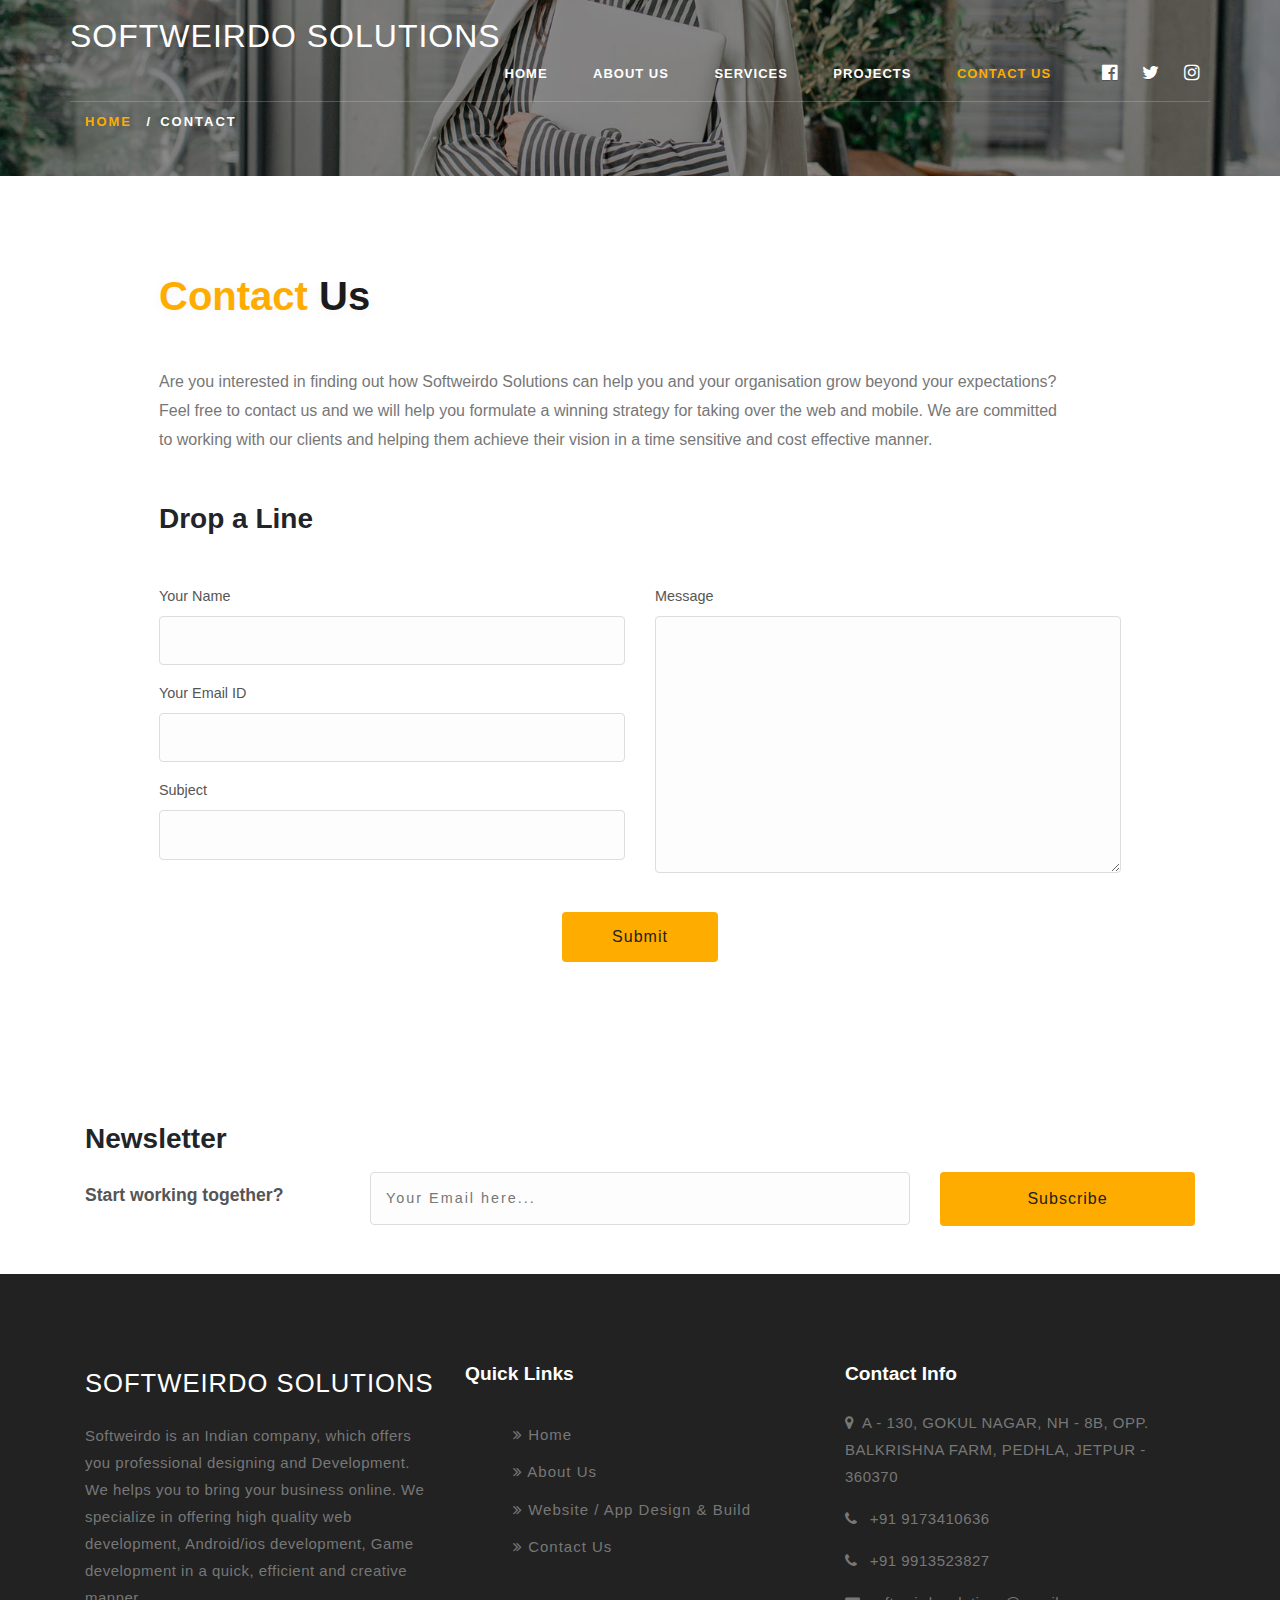
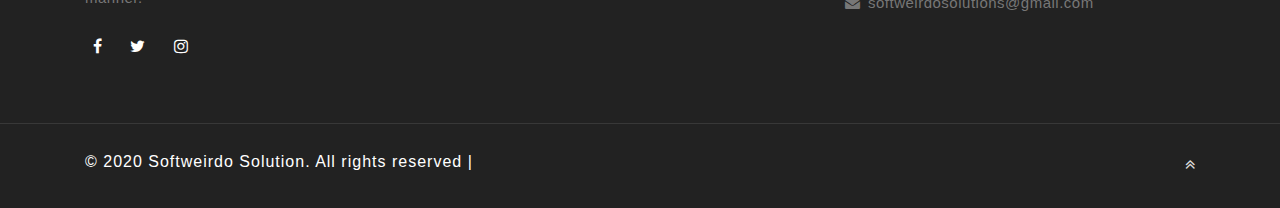
<file: contact.html>
<!DOCTYPE html>
<html lang="zxx">

<head>
    <title>Contact Us | Softweirdo</title>
    <!-- Meta tag Keywords -->
    <meta name="viewport" content="width=device-width, initial-scale=1">
    <meta charset="UTF-8" />
    <meta name="keywords" content="Conatct Softweirdo solutions It computer webdevelopment app development" />
    <script>
        addEventListener("load", function() {
            setTimeout(hideURLbar, 0);
        }, false);

        function hideURLbar() {
            window.scrollTo(0, 1);
        }

    </script>
    <!-- //Meta tag Keywords -->
    <!-- Custom-Files -->
    <link rel="stylesheet" href="css/bootstrap.css">
    <!-- Bootstrap-Core-CSS -->
    <link rel="stylesheet" href="css/style.css" type="text/css" media="all" />
    <!-- Style-CSS -->
    <!-- font-awesome-icons -->
    <link href="css/font-awesome.css" rel="stylesheet">
    <!-- //font-awesome-icons -->

</head>

<body>
    <!--/home -->
    <div id="home" class="inner-w3pvt-page">
        <div class="overlay-innerpage">
            <!--/top-nav -->
            <div class="top_w3pvt_main container">
                <!--/header -->
                <header class="nav_w3pvt text-center">
                    <!-- nav -->
                    <nav class="wthree-w3ls">
                        <div id="logo">
                            <h1> <a class="navbar-brand px-0 mx-0" href="index.html">Softweirdo Solutions
                                </a>
                            </h1>
                        </div>

                        <label for="drop" class="toggle">Menu</label>
                        <input type="checkbox" id="drop" />
                        <ul class="menu mr-auto">
                            <li><a href="index.html">Home</a></li>
                            <li><a href="about.html">About Us</a></li>
                            <!-- <li> -->
                                <!-- First Tier Drop Down -->
                                <!-- <label for="drop-2" class="toggle toggle-2">Pages <span class="fa fa-angle-down" aria-hidden="true"></span> </label>
                                <a href="#">Pages  <span class="fa fa-angle-down" aria-hidden="true"></span></a>
                                <input type="checkbox" id="drop-2" />
                                <ul>

                                    <li><a href="services.html" class="drop-text">Services</a></li>
                                    <li class="active"><a href="timeline.html" class="drop-text">Timeline</a></li>
                                    <li><a href="team.html" class="drop-text">Team</a></li>
                                    <li><a href="typo.html" class="drop-text">Typography</a></li>
                                    <li><a href="error.html" class="drop-text">404</a></li>
                                </ul>
                            </li> -->
                            <li><a href="index.html">Services</a></li>
                            <li><a href="index.html">Projects</a></li>
                            <li class="active"><a href="contact.html">Contact Us</a></li>

                            <li class="social-icons ml-lg-3"><a href="https://www.facebook.com/Softweirdo-Solution-104506777884292/" class="p-0 social-icon"><span class="fa fa-facebook-official" aria-hidden="true"></span>
                                    <div class="tooltip">Facebook</div>
                                </a> </li>
                            <li class="social-icons"><a href="https://twitter.com/SoftweirdoS" class="p-0 social-icon"><span class="fa fa-twitter" aria-hidden="true"></span>
                                    <div class="tooltip">Twitter</div>
                                </a> </li>
                            <li class="social-icons"><a href="https://www.instagram.com/softweirdo_sol/?igshid=6ui7spoxir36" class="p-0 social-icon"><span class="fa fa-instagram" aria-hidden="true"></span>
                                    <div class="tooltip">Instagram</div>
                                </a> </li>
                        </ul>
                    </nav>
                    <!-- //nav -->
                </header>
                <!--//header -->

                <!--/breadcrumb-->
                <div class="inner-w3pvt-page-info">
                    <ol class="breadcrumb d-flex">
                        <li class="breadcrumb-item">
                            <a href="index.html">Home</a>
                        </li>
                        <li class="breadcrumb-item active">Contact</li>
                    </ol>

                </div>
                <!--//breadcrumb-->
            </div>
            <!-- //top-nav -->
        </div>
    </div>
    <!-- //home -->

    <!-- Contact -->
    <section class="about-info py-5 px-lg-5">
        <div class="content-w3ls-inn px-lg-5">
            <div class="container py-md-5 py-3">
                <div class="px-lg-5">
                    <h3 class="tittle-w3ls mb-lg-5 mb-4"><span class="pink">Contact</span> Us</h3>
                    <p class="mt-5 pr-lg-5">Are you interested in finding out how Softweirdo Solutions can help you and your organisation grow beyond your expectations? Feel free to contact us and we will help you formulate a winning strategy for taking over the web and mobile. We are committed to working with our clients and helping them achieve their vision in a time sensitive and cost effective manner.</p>


                    <div class="contact-hny-form mt-lg-5 mt-3">
                        <h3 class="title-hny mb-lg-5 mb-3">
                            Drop a Line
                        </h3>
                        <form action="https://sendmail.w3layouts.com/submitForm" method="post">
                            <div class="row">
                                <div class="col-lg-6">
                                    <div class="form-group">
                                        <label for="w3lName">Your Name</label>
                                        <input type="text" name="w3lName" id="w3lName">
                                    </div>
                                    <div class="form-group">
                                        <label for="w3lSender">Your Email ID</label>
                                        <input type="text" name="w3lSender" id="w3lSender">
                                    </div>
                                    <div class="form-group">
                                        <label for="w3lSubject">Subject</label>
                                        <input type="text" name="w3lSubject" id="w3lSubject">
                                    </div>
                                </div>
                                <div class="col-lg-6">
                                    <div class="form-group">
                                        <label for="w3lSubject">Message</label>
                                        <textarea name="w3lMessage" id="w3lMessage">
    </textarea>
                                    </div>
                                </div>
                                <div class="form-group mx-auto mt-3">
                                    <button type="submit" class="btn btn-default morebtn more black con-submit">Submit</button>
                                </div>
                            </div>

                        </form>
                    </div>
                    <!-- <div class="map-w3pvt mt-5">
                        <iframe src="https://www.google.com/maps/embed?pb=!1m18!1m12!1m3!1d423286.27404345275!2d-118.69191921441556!3d34.02016130939095!2m3!1f0!2f0!3f0!3m2!1i1024!2i768!4f13.1!3m3!1m2!1s0x80c2c75ddc27da13%3A0xe22fdf6f254608f4!2sLos+Angeles%2C+CA%2C+USA!5e0!3m2!1sen!2sin!4v1522474296007" allowfullscreen=""></iframe>
                    </div> -->
                </div>
            </div>
        </div>
    </section>
    <!-- //Contact -->

    <!-- /news-letter -->
    <section class="news-letter-w3pvt py-5">
        <div class="container contact-form mx-auto text-left">
            <h3 class="title-w3ls two text-left mb-3">Newsletter </h3>
            <form method="post" action="#" class="w3ls-frm">
                <div class="row subscribe-sec">
                    <p class="news-para col-lg-3">Start working together?</p>
                    <div class="col-lg-6 con-gd">
                        <input type="email" class="form-control" id="email" placeholder="Your Email here..." name="email" required>

                    </div>
                    <div class="col-lg-3 con-gd">
                        <button type="submit" class="btn more black more">Subscribe</button>
                    </div>

                </div>

            </form>
        </div>
    </section>
    <!-- //news-letter -->

    <!-- footer -->
    <footer class="py-lg-5 py-4">
        <div class="container py-sm-3">
            <div class="row footer-grids">
                <div class="col-lg-4 mt-4">

                    <h2> <a class="navbar-brand px-0 mx-0 mb-4" href="index.html">Softweirdo Solutions
                        </a>
                    </h2>
                    <p class="mb-3">Softweirdo is an Indian company, which offers you professional designing and Development. We helps you to bring your business online. We specialize in offering high quality web development, Android/ios development, Game development in a quick, efficient and creative manner.</p>
                    <!-- <h5>Trusted by <span>500+ People</span> </h5> -->
                    <div class="icon-social mt-4">
                        <a href="https://www.facebook.com/Softweirdo-Solution-104506777884292/" class="button-footr">
                            <span class="fa mx-2 fa-facebook"></span>
                        </a>
                        <a href="https://twitter.com/SoftweirdoS" class="button-footr">
                            <span class="fa mx-2 fa-twitter"></span>
                        </a>
                        <a href="https://www.instagram.com/softweirdo_sol/?igshid=6ui7spoxir36" class="button-footr">
                            <span class="fa mx-2 fa-instagram"></span>
                        </a>
                        <!-- <a href="#" class="button-footr">
                            <span class="fa mx-2 fa-pinterest"></span>
                        </a>
                        <a href="#" class="button-footr">
                            <span class="fa mx-2 fa-google-plus"></span>
                        </a> -->

                    </div>
                </div>
                <div class="col-lg-4 mt-4">
                    <h4 class="mb-4">Quick Links</h4>
                    <div class="links-wthree d-flex">
                        <!-- <ul class="list-info-wthree">
                            <li><a href="#"><span class="fa fa-angle-double-right" aria-hidden="true"></span> Online Websites</a></li>
                            <li><a href="#"><span class="fa fa-angle-double-right" aria-hidden="true"></span> Free Application</a></li>
                            <li><a href="#"><span class="fa fa-angle-double-right" aria-hidden="true"></span> Support Helpline</a></li>
                            <li><a href="#"><span class="fa fa-angle-double-right" aria-hidden="true"></span> Privacy Ploicy</a></li>
                            <li><a href="#"><span class="fa fa-angle-double-right" aria-hidden="true"></span> Ready to Build</a></li>
                            <li><a href="#"><span class="fa fa-angle-double-right" aria-hidden="true"></span> Free Application</a></li>
                        </ul> -->
                        <ul class="list-info-wthree ml-5">
                            <li>
                                <a href="index.html"><span class="fa fa-angle-double-right" aria-hidden="true"></span>
                                    Home
                                </a>
                            </li>
                            <li>
                                <a href="about.html"><span class="fa fa-angle-double-right" aria-hidden="true"></span>
                                    About Us
                                </a>
                            </li>
                            <li>
                                <a href="single.html"><span class="fa fa-angle-double-right" aria-hidden="true"></span>
                                    Website / App Design & Build
                                </a>
                            </li>
                            <!-- <li>
                                <a href="team.html"><span class="fa fa-angle-double-right" aria-hidden="true"></span>
                                    Team
                                </a>
                            </li> -->
                            <li>
                                <a href="contact.html"><span class="fa fa-angle-double-right" aria-hidden="true"></span>
                                    Contact Us
                                </a>
                            </li>
                        </ul>
                    </div>
                </div>
                <div class="col-lg-4 mt-4 ad-info">
                    <h4 class="mb-4">Contact Info</h4>
                    <p><span class="fa fa-map-marker"></span>A - 130, GOKUL NAGAR, NH - 8B, OPP. BALKRISHNA FARM, PEDHLA, JETPUR - 360370</p>
                    <p class="phone"><span class="fa fa-phone"></span> +91 9173410636 </p>
                    <p class="phone"><span class="fa fa-phone"></span> +91 9913523827</p>
                    <p><span class="fa fa-envelope"></span><a href="mailto:softweirdosolutions@gmail.com">softweirdosolutions@gmail.com</a></p>
                </div>

            </div>
        </div>
    </footer>
    <!-- //footer -->
    <!-- copyright -->
    <div class="copy_right p-3 d-flex">
        <div class="container">
            <div class="row d-flex">
                <div class="col-lg-9 copy_w3pvt">
                    <p class="text-lg-left text-center">© 2020 Softweirdo Solution. All rights reserved | 

                </div>
                <!-- move top -->
                <div class="col-lg-3 move-top text-lg-right text-center">
                    <a href="#home" class="move-top">
                        <span class="fa fa-angle-double-up mt-3" aria-hidden="true"></span>
                    </a>
                </div>
                <!-- move top -->
            </div>
        </div>

    </div>
    <!-- //copyright -->
</body>

</html>
</file>
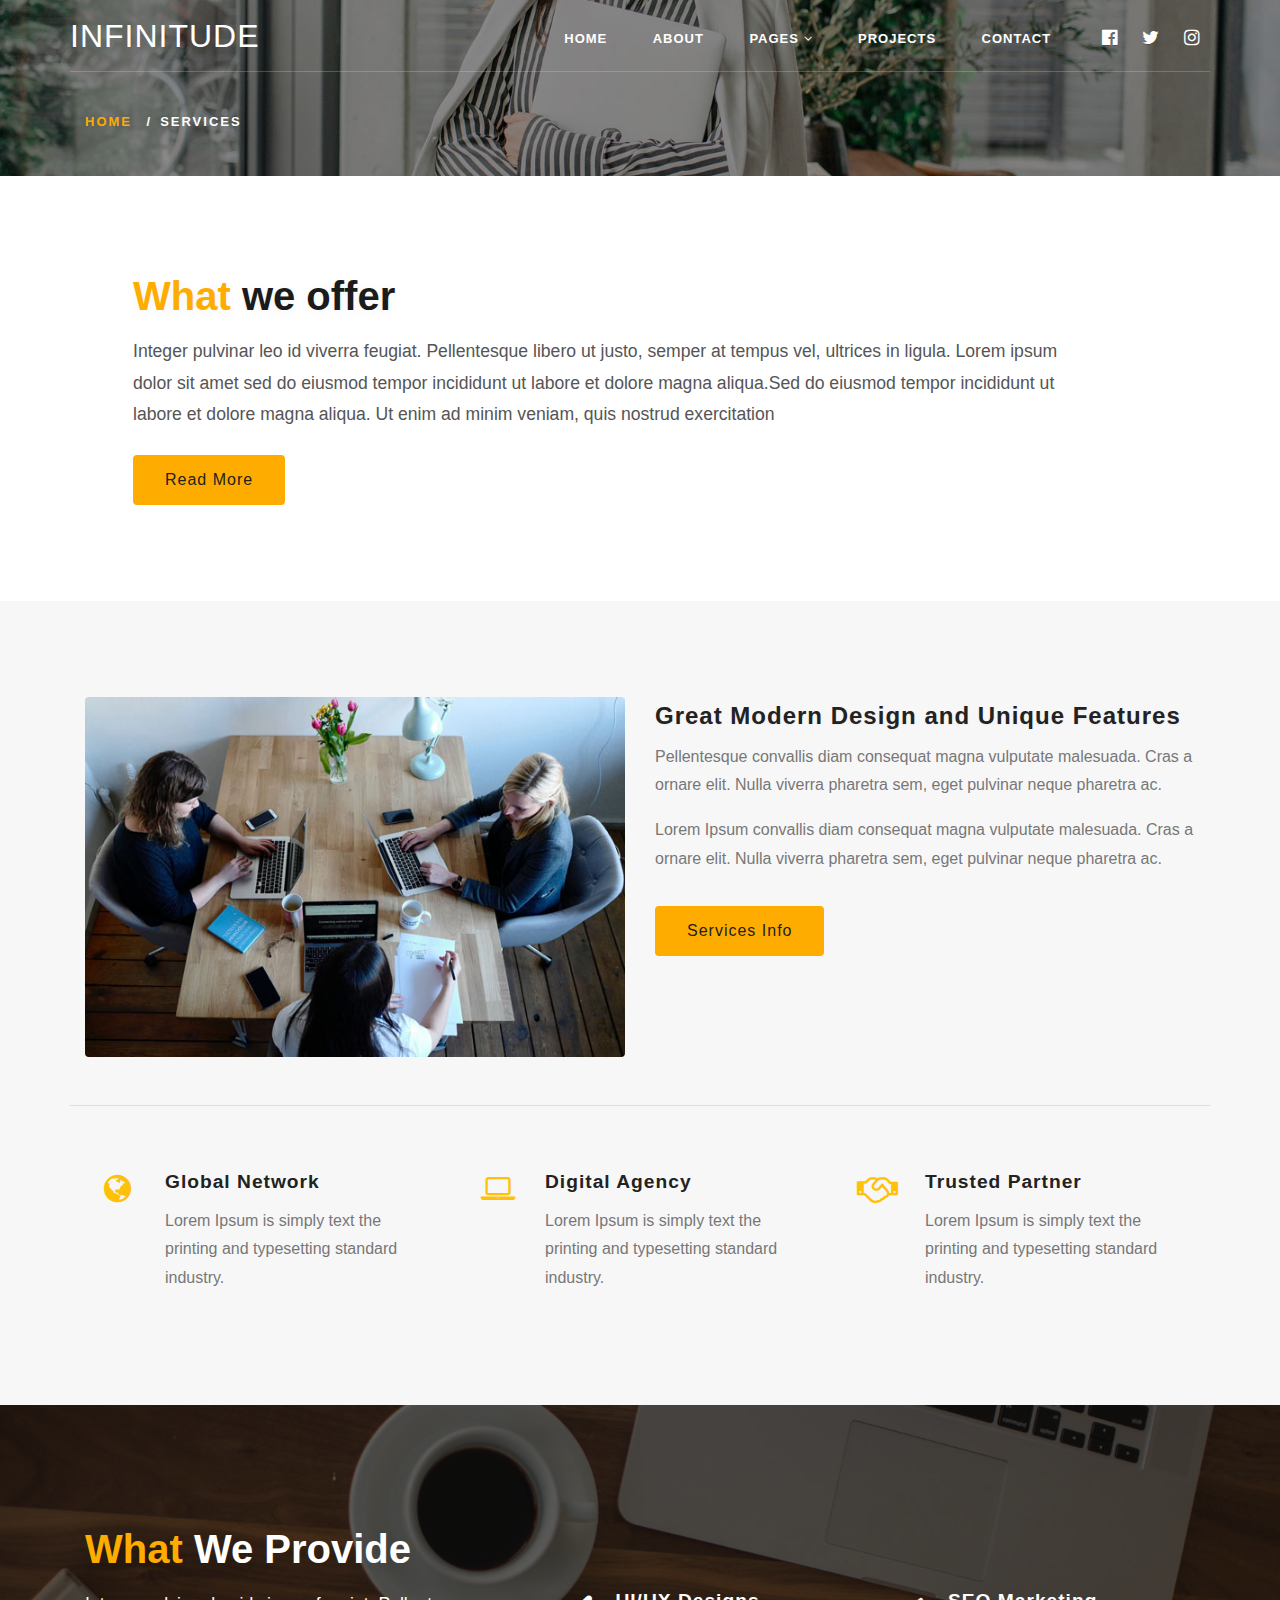
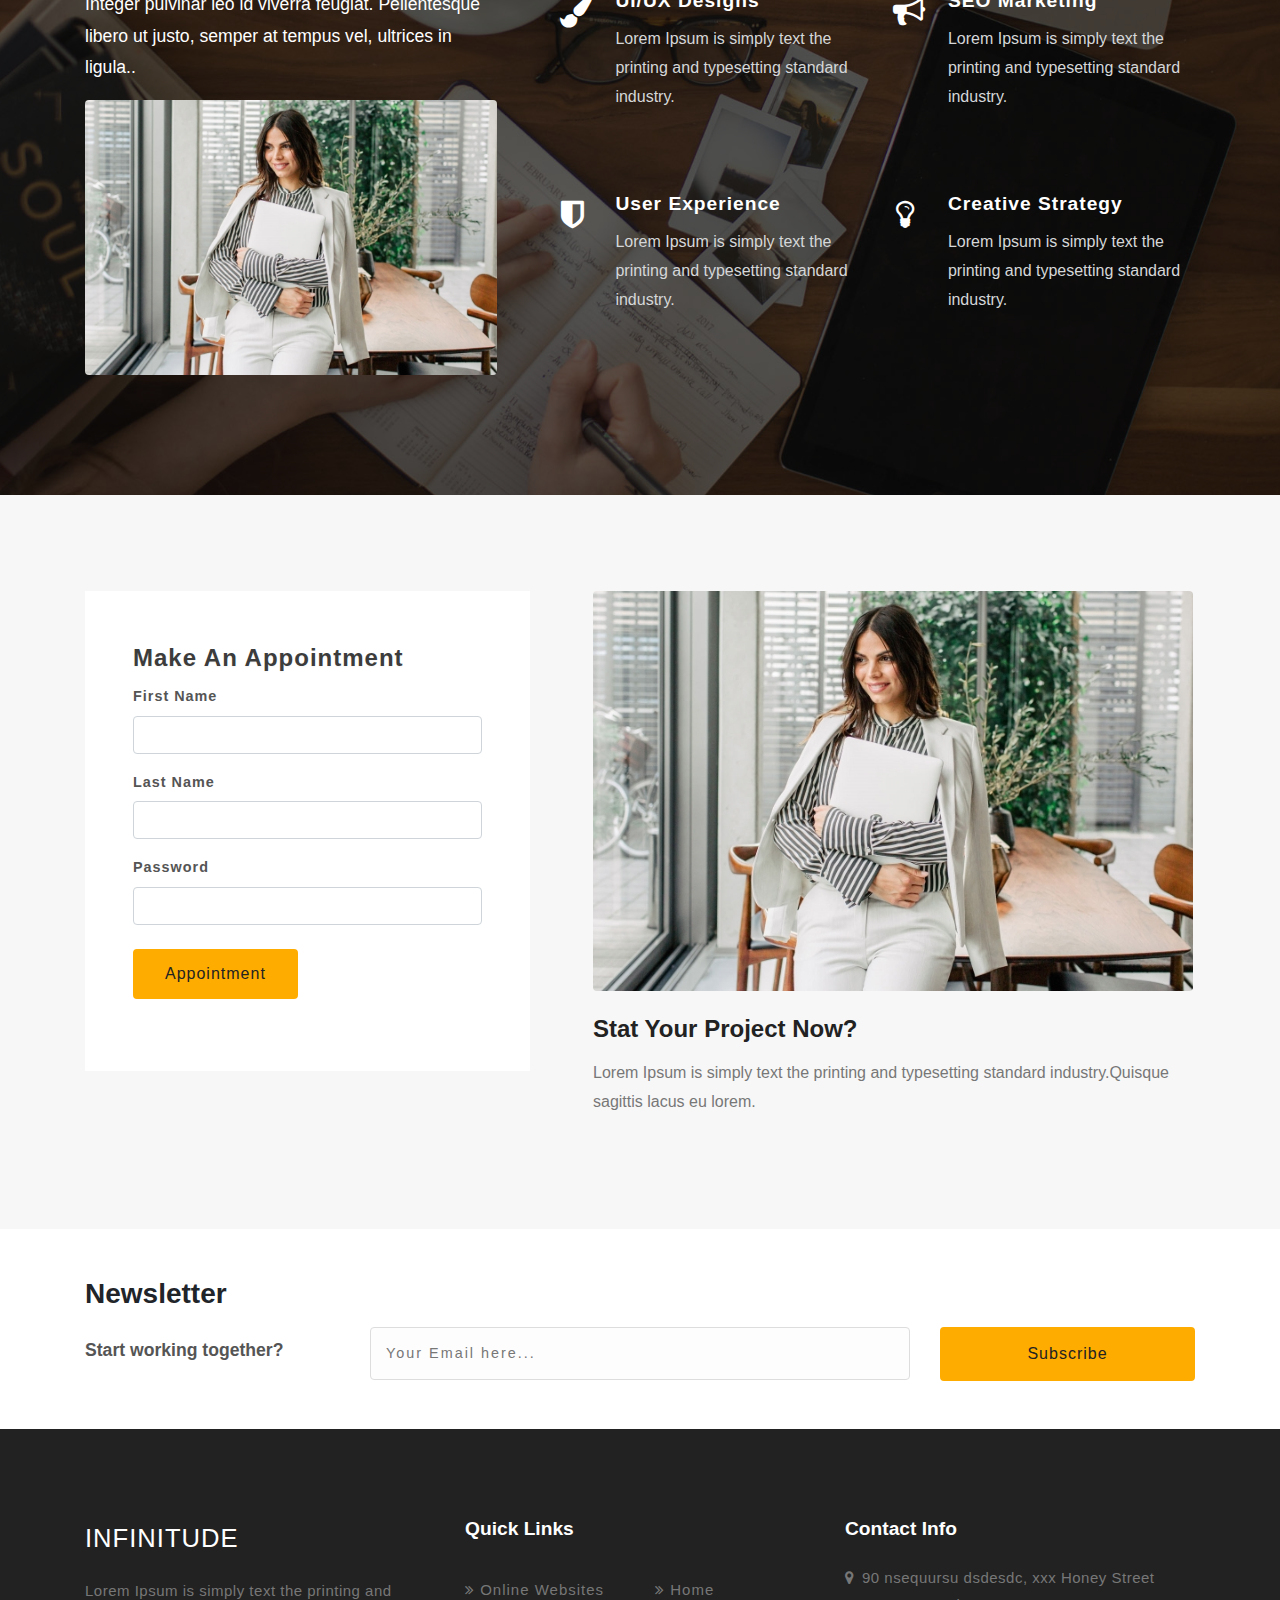
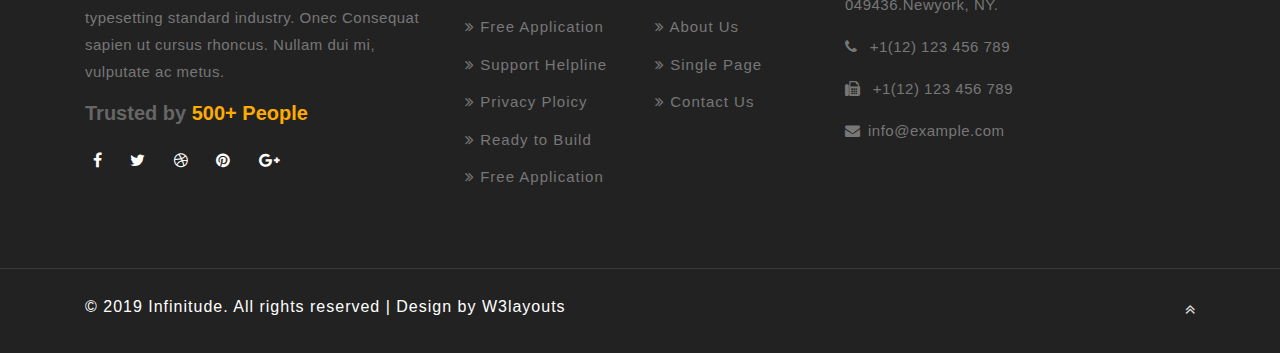
<file: services.html>
<!DOCTYPE html>
<html lang="zxx">

<head>
    <title>Infinitude Corporate Category Bootstrap Responsive Web Template | Services :: W3layouts</title>
    <!-- Meta tag Keywords -->
    <meta name="viewport" content="width=device-width, initial-scale=1">
    <meta charset="UTF-8" />
    <meta name="keywords" content="Infinitude Responsive web template, Bootstrap Web Templates, Flat Web Templates, Android Compatible web template, Smartphone Compatible web template, free webdesigns for Nokia, Samsung, LG, SonyEricsson, Motorola web design" />
    <script>
        addEventListener("load", function() {
            setTimeout(hideURLbar, 0);
        }, false);

        function hideURLbar() {
            window.scrollTo(0, 1);
        }

    </script>
    <!-- //Meta tag Keywords -->
    <!-- Custom-Files -->
    <link rel="stylesheet" href="css/bootstrap.css">
    <!-- Bootstrap-Core-CSS -->
    <link rel="stylesheet" href="css/style.css" type="text/css" media="all" />
    <!-- Style-CSS -->
    <!-- font-awesome-icons -->
    <link href="css/font-awesome.css" rel="stylesheet">
    <!-- //font-awesome-icons -->

</head>

<body>
    <!--/home -->
    <div id="home" class="inner-w3pvt-page">
        <div class="overlay-innerpage">
            <!--/top-nav -->
            <div class="top_w3pvt_main container">
                <!--/header -->
                <header class="nav_w3pvt text-center">
                    <!-- nav -->
                    <nav class="wthree-w3ls">
                        <div id="logo">
                            <h1> <a class="navbar-brand px-0 mx-0" href="index.html">Infinitude
                                </a>
                            </h1>
                        </div>

                        <label for="drop" class="toggle">Menu</label>
                        <input type="checkbox" id="drop" />
                        <ul class="menu mr-auto">
                            <li><a href="index.html">Home</a></li>
                            <li><a href="about.html">About</a></li>
                            <li>
                                <!-- First Tier Drop Down -->
                                <label for="drop-2" class="toggle toggle-2">Pages <span class="fa fa-angle-down" aria-hidden="true"></span> </label>
                                <a href="#">Pages  <span class="fa fa-angle-down" aria-hidden="true"></span></a>
                                <input type="checkbox" id="drop-2" />
                                <ul>
                                    <li class="active"><a href="services.html" class="drop-text">Services</a></li>
                                    <li><a href="timeline.html" class="drop-text">Timeline</a></li>
                                    <li><a href="team.html" class="drop-text">Team</a></li>
                                    <li><a href="typo.html" class="drop-text">Typography</a></li>
                                    <li><a href="error.html" class="drop-text">404</a></li>
                                </ul>
                            </li>
                            <li><a href="index.html">Projects</a></li>
                            <li><a href="contact.html">Contact</a></li>

                            <li class="social-icons ml-lg-3"><a href="#" class="p-0 social-icon"><span class="fa fa-facebook-official" aria-hidden="true"></span>
                                    <div class="tooltip">Facebook</div>
                                </a> </li>
                            <li class="social-icons"><a href="#" class="p-0 social-icon"><span class="fa fa-twitter" aria-hidden="true"></span>
                                    <div class="tooltip">Twitter</div>
                                </a> </li>
                            <li class="social-icons"><a href="#" class="p-0 social-icon"><span class="fa fa-instagram" aria-hidden="true"></span>
                                    <div class="tooltip">Instagram</div>
                                </a> </li>
                        </ul>
                    </nav>
                    <!-- //nav -->
                </header>
                <!--//header -->

                <!--/breadcrumb-->
                <div class="inner-w3pvt-page-info">
                    <ol class="breadcrumb d-flex">
                        <li class="breadcrumb-item">
                            <a href="index.html">Home</a>
                        </li>
                        <li class="breadcrumb-item active">Services</li>
                    </ol>

                </div>
                <!--//breadcrumb-->
            </div>
            <!-- //top-nav -->
        </div>
    </div>
    <!-- about -->
    <section class="about py-5">
        <div class="container py-md-5">
            <div class="about-hny-info text-left px-md-5">
                <h3 class="tittle-w3ls mb-3"><span class="pink">What</span> we offer </h3>
                <p class="sub-tittle mt-3 mb-4 pr-md-5">Integer pulvinar leo id viverra feugiat. Pellentesque libero ut justo, semper at tempus vel, ultrices in ligula. Lorem ipsum dolor sit amet sed do eiusmod tempor incididunt ut labore et dolore magna aliqua.Sed do eiusmod tempor incididunt ut labore et dolore
                    magna
                    aliqua. Ut enim ad minim veniam, quis nostrud exercitation</p>
                <a class="btn more black" href="single.html" role="button">Read More</a>
            </div>
        </div>
    </section>
    <!-- //about -->
    <!--/ab-->
    <section class="banner_bottom py-5">
        <div class="container py-md-5">
            <div class="row inner_sec_info">

                <div class="col-md-6 banner_bottom_grid help">
                    <img src="images/ab.jpg" alt=" " class="img-fluid">
                </div>
                <div class="col-md-6 banner_bottom_left">
                    <h4><a class="link-hny" href="services.html">
                            Great Modern Design and Unique Features</a></h4>
                    <p>Pellentesque convallis diam consequat magna vulputate malesuada. Cras a ornare elit. Nulla viverra pharetra sem, eget
                        pulvinar neque pharetra ac.</p>
                    <p>Lorem Ipsum convallis diam consequat magna vulputate malesuada. Cras a ornare elit. Nulla viverra pharetra sem, eget
                        pulvinar neque pharetra ac.</p>
                    <a class="btn more black mt-3" href="services.html" role="button">Services Info</a>

                </div>
            </div>
            <div class="row features-w3pvt-main" id="features">
                <div class="col-md-4 feature-gird">
                    <div class="row features-hny-inner-gd">
                        <div class="col-md-3 featured_grid_left">
                            <div class="icon_left_grid">
                                <span class="fa fa-globe" aria-hidden="true"></span>
                            </div>
                        </div>
                        <div class="col-md-9 featured_grid_right_info pl-lg-0">
                            <h4><a class="link-hny" href="single.html">Global Network</a></h4>
                            <p>Lorem Ipsum is simply text the printing and typesetting standard industry.</p>
                        </div>
                    </div>
                </div>
                <div class="col-md-4 feature-gird">
                    <div class="row features-hny-inner-gd">
                        <div class="col-md-3 featured_grid_left">
                            <div class="icon_left_grid">
                                <span class="fa fa-laptop" aria-hidden="true"></span>
                            </div>
                        </div>
                        <div class="col-md-9 featured_grid_right_info pl-lg-0">
                            <h4><a class="link-hny" href="single.html">Digital Agency</a></h4>
                            <p>Lorem Ipsum is simply text the printing and typesetting standard industry.</p>
                        </div>
                    </div>
                </div>
                <div class="col-md-4 feature-gird">
                    <div class="row features-hny-inner-gd">
                        <div class="col-md-3 featured_grid_left">
                            <div class="icon_left_grid">
                                <span class="fa fa-handshake-o" aria-hidden="true"></span>
                            </div>
                        </div>
                        <div class="col-md-9 featured_grid_right_info pl-lg-0">
                            <h4><a class="link-hny" href="single.html">Trusted Partner</a></h4>
                            <p>Lorem Ipsum is simply text the printing and typesetting standard industry.</p>
                        </div>
                    </div>
                </div>

            </div>
        </div>
    </section>
    <!--//ab-->

    <!--/services-->
    <section class="services" id="services">
        <div class="over-lay-blue py-5">
            <div class="container py-md-5">
                <div class="row my-4">
                    <div class="col-lg-5 services-innfo pr-5">
                        <h3 class="tittle-w3ls two mb-3 text-left"><span class="pink">What</span> We Provide</h3>
                        <p class="sub-tittle mt-2 mb-sm-3 text-left">Integer pulvinar leo id viverra feugiat. Pellentesque libero ut justo, semper at tempus vel, ultrices in ligula..</p>
                        <a href="services.html"><img src="images/ab2.jpg" alt="w3pvt" class="img-fluid"></a>
                    </div>
                    <div class="col-lg-7 services-grid-inf">
                        <div class="row services-w3pvt-main mt-5">
                            <div class="col-lg-6 feature-gird">
                                <div class="row features-hny-inner-gd mt-3">
                                    <div class="col-md-2 featured_grid_left">
                                        <div class="icon_left_grid">
                                            <span class="fa fa-paint-brush" aria-hidden="true"></span>
                                        </div>
                                    </div>
                                    <div class="col-md-10 featured_grid_right_info">
                                        <h4><a class="link-hny" href="single.html">UI/UX Designs</a></h4>
                                        <p>Lorem Ipsum is simply text the printing and typesetting standard industry.</p>

                                    </div>

                                </div>
                            </div>
                            <div class="col-lg-6 feature-gird">
                                <div class="row features-hny-inner-gd mt-3">
                                    <div class="col-md-2 featured_grid_left">
                                        <div class="icon_left_grid">
                                            <span class="fa fa-bullhorn" aria-hidden="true"></span>
                                        </div>
                                    </div>
                                    <div class="col-md-10 featured_grid_right_info">
                                        <h4><a class="link-hny" href="single.html">SEO Marketing</a></h4>
                                        <p>Lorem Ipsum is simply text the printing and typesetting standard industry.</p>

                                    </div>

                                </div>
                            </div>

                        </div>
                        <div class="row services-w3pvt-main mt-5">
                            <div class="col-lg-6 feature-gird ">
                                <div class="row features-hny-inner-gd mt-3">
                                    <div class="col-md-2 featured_grid_left">
                                        <div class="icon_left_grid">
                                            <span class="fa fa-shield" aria-hidden="true"></span>
                                        </div>
                                    </div>
                                    <div class="col-md-10 featured_grid_right_info">
                                        <h4><a class="link-hny" href="single.html">User Experience</a></h4>
                                        <p>Lorem Ipsum is simply text the printing and typesetting standard industry.</p>

                                    </div>

                                </div>
                            </div>
                            <div class="col-lg-6 feature-gird">
                                <div class="row features-hny-inner-gd mt-3">
                                    <div class="col-md-2 featured_grid_left">
                                        <div class="icon_left_grid">
                                            <span class="fa fa-lightbulb-o" aria-hidden="true"></span>
                                        </div>
                                    </div>
                                    <div class="col-md-10 featured_grid_right_info">
                                        <h4><a class="link-hny" href="single.html">Creative Strategy</a></h4>
                                        <p>Lorem Ipsum is simply text the printing and typesetting standard industry.</p>

                                    </div>

                                </div>
                            </div>


                        </div>
                    </div>
                </div>
            </div>
        </div>
    </section>
    <!--//services-->

    <!--/mid-->
    <section class="banner_bottom py-5" id="appointment">
        <div class="container py-md-5">
            <div class="row inner_sec_info">


                <div class="col-lg-5 banner_bottom_left">

                    <div class="login p-md-5 p-4 mx-auto bg-white mw-100">
                        <h4>
                            Make An Appointment</h4>
                        <form action="#" method="post">
                            <div class="form-group">
                                <label>First name</label>

                                <input type="text" class="form-control" id="validationDefault01" placeholder="" required="">
                            </div>
                            <div class="form-group">
                                <label>Last name</label>
                                <input type="text" class="form-control" id="validationDefault02" placeholder="" required="">
                            </div>

                            <div class="form-group mb-4">
                                <label class="mb-2">Password</label>
                                <input type="password" class="form-control" id="password1" placeholder="" required="">
                            </div>

                            <button type="submit" class="btn more black submit mb-4">Appointment</button>

                        </form>

                    </div>

                </div>
                <div class="col-lg-7 banner_bottom_grid help pl-lg-5">
                    <img src="images/ab2.jpg" alt=" " class="img-fluid mb-4">
                    <h4><a class="link-hny" href="contact.html">Stat Your Project Now?</a></h4>
                    <p class="mt-3">Lorem Ipsum is simply text the printing and typesetting standard industry.Quisque sagittis lacus eu lorem. </p>

                </div>
            </div>

        </div>
    </section>
    <!--//mid-->


    <!-- /news-letter -->
    <section class="news-letter-w3pvt py-5">
        <div class="container contact-form mx-auto text-left">
            <h3 class="title-w3ls two text-left mb-3">Newsletter </h3>
            <form method="post" action="#" class="w3ls-frm">
                <div class="row subscribe-sec">
                    <p class="news-para col-lg-3">Start working together?</p>
                    <div class="col-lg-6 con-gd">
                        <input type="email" class="form-control" id="email" placeholder="Your Email here..." name="email" required>

                    </div>
                    <div class="col-lg-3 con-gd">
                        <button type="submit" class="btn submit">Subscribe</button>
                    </div>

                </div>

            </form>
        </div>
    </section>
    <!-- //news-letter -->

    <!-- footer -->
    <footer class="py-lg-5 py-4">
        <div class="container py-sm-3">
            <div class="row footer-grids">
                <div class="col-lg-4 col-sm-6 mt-4">

                    <h2> <a class="navbar-brand px-0 mx-0 mb-4" href="index.html">Infinitude
                        </a>
                    </h2>
                    <p class="mb-3">Lorem Ipsum is simply text the printing and typesetting standard industry. Onec Consequat sapien ut cursus rhoncus. Nullam dui mi, vulputate ac metus.</p>
                    <h5>Trusted by <span>500+ People</span> </h5>
                    <div class="icon-social mt-4">
                        <a href="#" class="button-footr">
                            <span class="fa mx-2 fa-facebook"></span>
                        </a>
                        <a href="#" class="button-footr">
                            <span class="fa mx-2 fa-twitter"></span>
                        </a>
                        <a href="#" class="button-footr">
                            <span class="fa mx-2 fa-dribbble"></span>
                        </a>
                        <a href="#" class="button-footr">
                            <span class="fa mx-2 fa-pinterest"></span>
                        </a>
                        <a href="#" class="button-footr">
                            <span class="fa mx-2 fa-google-plus"></span>
                        </a>

                    </div>
                </div>
                <div class="col-lg-4 col-sm-6 mt-4">
                    <h4 class="mb-4">Quick Links</h4>
                    <div class="links-wthree d-flex">
                        <ul class="list-info-wthree">
                            <li><a href="#"><span class="fa fa-angle-double-right" aria-hidden="true"></span> Online Websites</a></li>
                            <li><a href="#"><span class="fa fa-angle-double-right" aria-hidden="true"></span> Free Application</a></li>
                            <li><a href="#"><span class="fa fa-angle-double-right" aria-hidden="true"></span> Support Helpline</a></li>
                            <li><a href="#"><span class="fa fa-angle-double-right" aria-hidden="true"></span> Privacy Ploicy</a></li>
                            <li><a href="#"><span class="fa fa-angle-double-right" aria-hidden="true"></span> Ready to Build</a></li>
                            <li><a href="#"><span class="fa fa-angle-double-right" aria-hidden="true"></span> Free Application</a></li>
                        </ul>
                        <ul class="list-info-wthree ml-5">
                            <li>
                                <a href="index.html"><span class="fa fa-angle-double-right" aria-hidden="true"></span>
                                    Home
                                </a>
                            </li>
                            <li>
                                <a href="about.html"><span class="fa fa-angle-double-right" aria-hidden="true"></span>
                                    About Us
                                </a>
                            </li>
                            <li>
                                <a href="single.html"><span class="fa fa-angle-double-right" aria-hidden="true"></span>
                                    Single Page
                                </a>
                            </li>
                           <!--  <li>
                                <a href="team.html"><span class="fa fa-angle-double-right" aria-hidden="true"></span>
                                    Team
                                </a>
                            </li> -->
                            <li>
                                <a href="contact.html"><span class="fa fa-angle-double-right" aria-hidden="true"></span>
                                    Contact Us
                                </a>
                            </li>
                        </ul>
                    </div>
                </div>
                <div class="col-lg-4 col-sm-6 mt-4 ad-info">
                    <h4 class="mb-4">Contact Info</h4>
                    <p><span class="fa fa-map-marker"></span>90 nsequursu dsdesdc,
                        xxx Honey Street 049436.<span>Newyork, NY.</span></p>
                    <p class="phone"><span class="fa fa-phone"></span> +1(12) 123 456 789 </p>
                    <p class="phone"><span class="fa fa-fax"></span> +1(12) 123 456 789 </p>
                    <p><span class="fa fa-envelope"></span><a href="mailto:info@example.com">info@example.com</a></p>
                </div>

            </div>
        </div>
    </footer>
    <!-- //footer -->
    <!-- copyright -->
    <div class="copy_right p-3 d-flex">
        <div class="container">
            <div class="row d-flex">
               <div class="col-lg-9 copy_w3pvt">
                    <p class="text-lg-left text-center">© 2019 Infinitude. All rights reserved | Design by
                        <a href="http://w3layouts.com/" target="_blank">W3layouts</a></p>

                </div>
                <!-- move top -->
                <div class="col-lg-3 move-top text-lg-right text-center">
                    <a href="#home" class="move-top">
                        <span class="fa fa-angle-double-up mt-3" aria-hidden="true"></span>
                    </a>
                </div>
                <!-- move top -->
            </div>
        </div>

    </div>
    <!-- //copyright -->
</body>

</html>
</file>
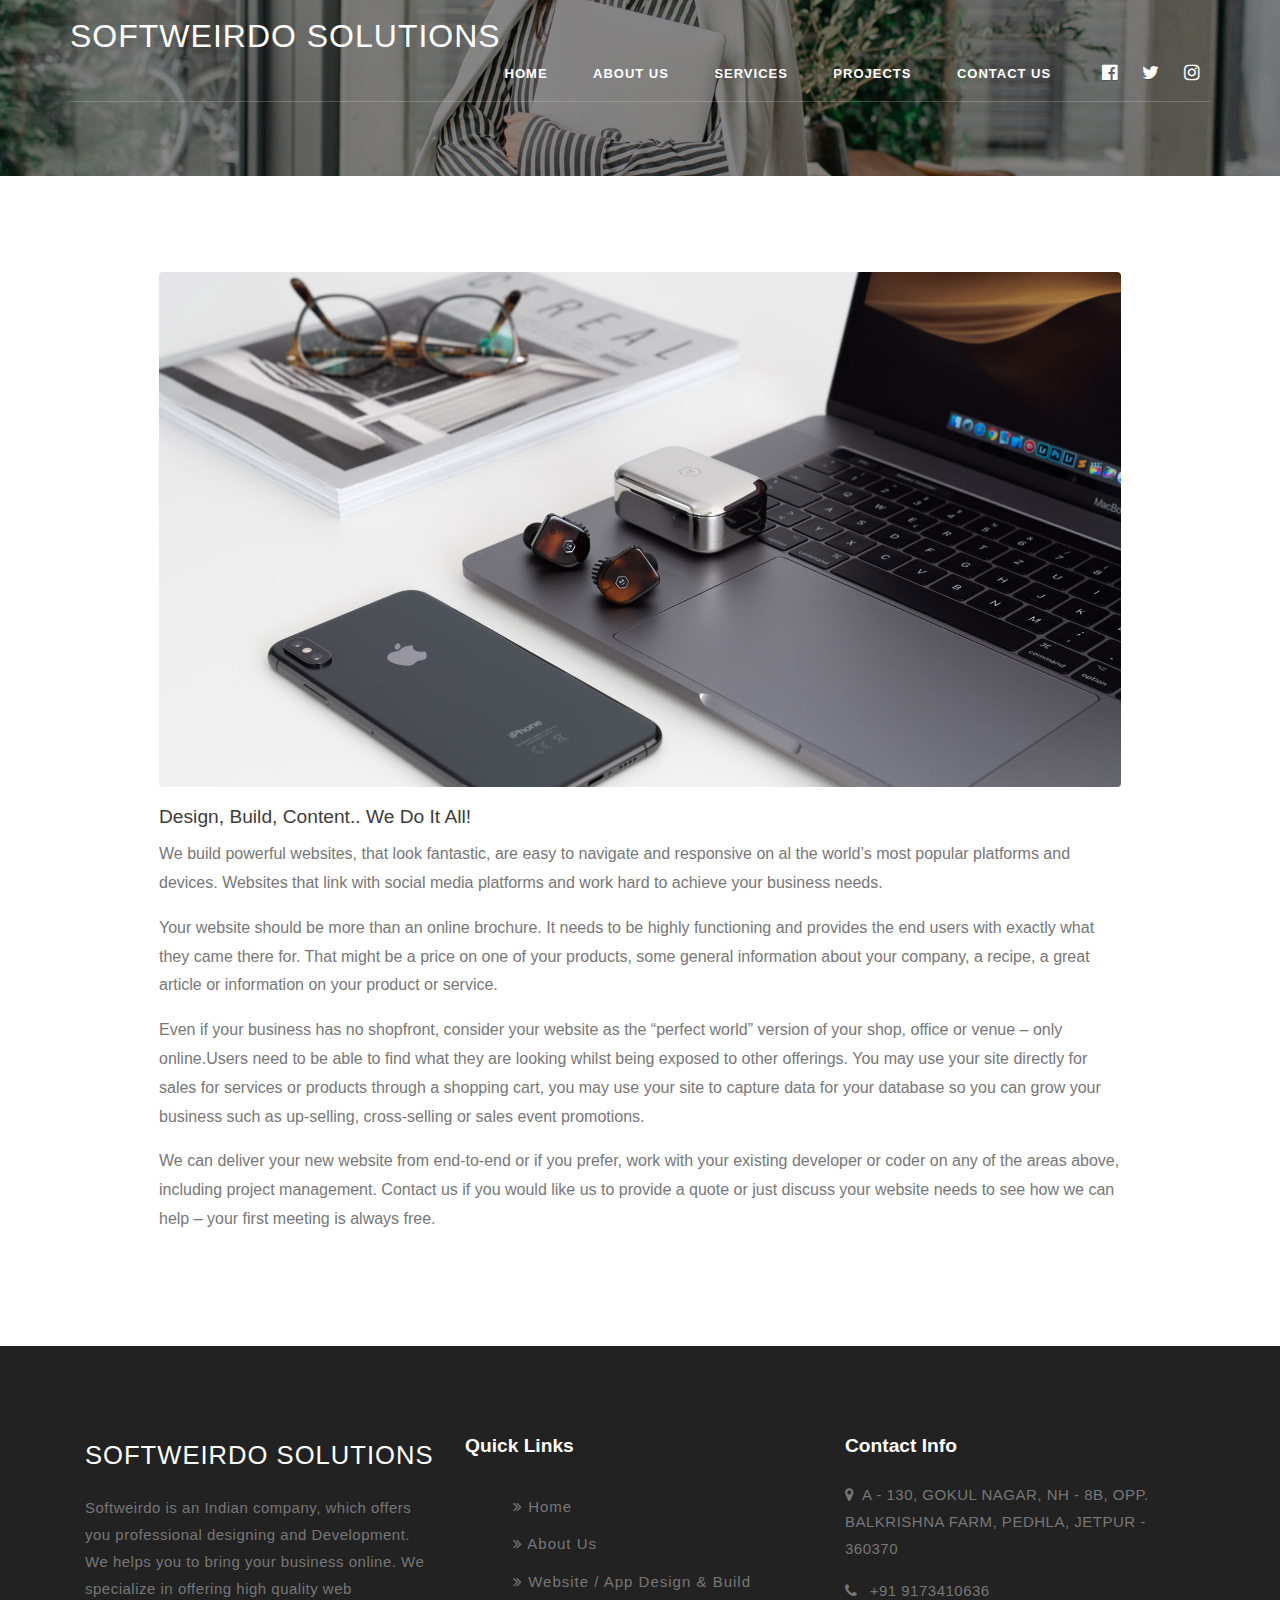
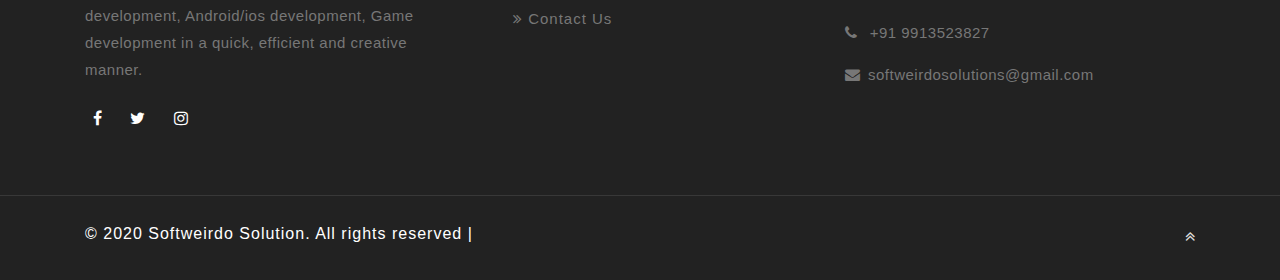
<file: single.html>
<!DOCTYPE html>
<html lang="zxx">

<head>
    <title>Softweirdo Solutions</title>
    <!-- Meta tag Keywords -->
    <meta name="viewport" content="width=device-width, initial-scale=1">
    <meta charset="UTF-8" />
    <meta name="keywords" content="Softweirdo" />
    <script>
        addEventListener("load", function() {
            setTimeout(hideURLbar, 0);
        }, false);

        function hideURLbar() {
            window.scrollTo(0, 1);
        }

    </script>
    <!-- //Meta tag Keywords -->
    <!-- Custom-Files -->
    <link rel="stylesheet" href="css/bootstrap.css">
    <!-- Bootstrap-Core-CSS -->
    <link rel="stylesheet" href="css/style.css" type="text/css" media="all" />
    <!-- Style-CSS -->
    <!-- font-awesome-icons -->
    <link href="css/font-awesome.css" rel="stylesheet">
    <!-- //font-awesome-icons -->

</head>

<body>
    <!--/home -->
    <div id="home" class="inner-w3pvt-page">
        <div class="overlay-innerpage">
            <!--/top-nav -->
            <div class="top_w3pvt_main container">
                <!--/header -->
                <header class="nav_w3pvt text-center">
                    <!-- nav -->
                    <nav class="wthree-w3ls">
                        <div id="logo">
                            <h1> <a class="navbar-brand px-0 mx-0" href="index.html">Softweirdo Solutions
                                </a>
                            </h1>
                        </div>

                        <label for="drop" class="toggle">Menu</label>
                        <input type="checkbox" id="drop" />
                        <ul class="menu mr-auto">
                            <li><a href="index.html">Home</a></li>
                            <li><a href="about.html">About Us</a></li>
                            <!-- <li> -->
                                <!-- First Tier Drop Down -->
                                <!-- <label for="drop-2" class="toggle toggle-2">Pages <span class="fa fa-angle-down" aria-hidden="true"></span> </label>
                                <a href="#">Pages  <span class="fa fa-angle-down" aria-hidden="true"></span></a>
                                <input type="checkbox" id="drop-2" />
                                <ul>

                                    <li><a href="services.html" class="drop-text">Services</a></li>
                                    <li><a href="timeline.html" class="drop-text">Timeline</a></li>
                                    <li><a href="team.html" class="drop-text">Team</a></li>
                                    <li><a href="typo.html" class="drop-text">Typography</a></li>
                                    <li><a href="error.html" class="drop-text">404</a></li>
                                </ul>
                            </li> -->
                            <li><a href="index.html">Services</a></li>
                            <li><a href="index.html">Projects</a></li>
                            <li><a href="contact.html">Contact Us</a></li>

                            <li class="social-icons ml-lg-3"><a href="https://www.facebook.com/Softweirdo-Solution-104506777884292/" class="p-0 social-icon"><span class="fa fa-facebook-official" aria-hidden="true"></span>
                                    <div class="tooltip">Facebook</div>
                                </a> </li>
                            <li class="social-icons"><a href="https://twitter.com/SoftweirdoS" class="p-0 social-icon"><span class="fa fa-twitter" aria-hidden="true"></span>
                                    <div class="tooltip">Twitter</div>
                                </a> </li>
                            <li class="social-icons"><a href="https://www.instagram.com/softweirdo_sol/?igshid=6ui7spoxir36" class="p-0 social-icon"><span class="fa fa-instagram" aria-hidden="true"></span>
                                    <div class="tooltip">Instagram</div>
                                </a> </li>
                        </ul>
                    </nav>
                    <!-- //nav -->
                </header>
                <!--//header -->

                <!--/breadcrumb-->
                <div class="inner-w3pvt-page-info">
                    <ol class="breadcrumb d-flex">
                        <!-- <li class="breadcrumb-item">
                            <a href="index.html">Home</a>
                        </li>
                        <li class="breadcrumb-item active">Single Page</li> -->
                    </ol>

                </div>
                <!--//breadcrumb-->
            </div>
            <!-- //top-nav -->
        </div>
    </div>
    <!-- //home -->

    <!-- Contact -->
    <section class="about-info p-lg-5 p-3">
        <div class="content-w3ls-inn px-lg-5">
            <div class="container py-md-5 py-3">
                <div class="content-sing-w3pvt px-lg-5">
                    <img class="img-fluid mb-2" src="images/banner2.jpg" alt="">
                    <h4 class="title-hny my-2">Design, Build, Content.. we do it all!</h4>
                    <p>We build powerful websites, that look fantastic, are easy to navigate and responsive on al the world’s most popular platforms and devices. Websites that link with social media platforms and work hard to achieve your business needs.</p>
                    <p class="mt-2">Your website should be more than an online brochure. It needs to be highly functioning and provides the end users with exactly what they came there for. That might be a price on one of your products, some general information about your company, a recipe, a great article or information on your product or service.</p>
                    <p>Even if your business has no shopfront, consider your website as the “perfect world” version of your shop, office or venue – only online.Users need to be able to find what they are looking whilst being exposed to other offerings. You may use your site directly for sales for services or products through a shopping cart, you may use your site to capture data for your database so you can grow your business such as up-selling, cross-selling or sales event promotions.</p>

                    <p>We can deliver your new website from end-to-end or if you prefer, work with your existing developer or coder on any of the areas above, including project management. Contact us if you would like us to provide a quote or just discuss your website needs to see how we can help – your first meeting is always free.</p>


                    <!-- <div class="row about-w3pvt-top mt-2">

                        <div class="col-lg-6 about-info">
                            <h4 class="title-hny mb-3">Lorem ipsum dolor sit magna feugiat etiam sed dolor</h4>
                            <p>Donec malesuada ex sit amet pretium sid ornare. Nulla congue scelerisque tellus, utpretium nulla malesuada sedint. Suspendisse venenatis,Lorem ipsum dolor sit magna dolor.</p>


                        </div>
                        <div class="col-lg-6 about-img">
                            <div class="row">
                                <div class="col">
                                    <img src="images/g3.jpg" class="img-fluid" alt="user-image">
                                </div>
                                <div class="col">
                                    <img src="images/g2.jpg" class="img-fluid" alt="user-image">
                                </div>
                            </div>
                        </div>


                    </div> -->
                    <!-- <div class="social-icons-footer">
                        <ul class="list-unstyled w3pvt-icons mb-5">
                            <li class="lead">
                                Catch On Social :
                            </li>
                            <li>
                                <a href="#">
                                    <span class="fa fa-facebook-f"></span>
                                </a>
                            </li>
                            <li>
                                <a href="#">
                                    <span class="fa fa-twitter"></span>
                                </a>
                            </li>
                            <li>
                                <a href="#">
                                    <span class="fa fa-dribbble"></span>
                                </a>
                            </li>
                            <li>
                                <a href="#">
                                    <span class="fa fa-google-plus"></span>
                                </a>
                            </li>
                            <li>
                                <a href="#">
                                    <span class="fa fa-pinterest-p"></span>
                                </a>
                            </li>
                            <li>
                                <a href="#">
                                    <span class="fa fa-vk"></span>
                                </a>
                            </li>
                        </ul>
                    </div>
                </div>
                <div class="comments my-5 px-lg-5">
                    <h4 class="title-hny mb-5">Recent Comments</h4>
                    <div class="comments-grids mt-4">
                        <div class="media mt-4">
                            <img class="mr-3" src="images/t1.jpg" alt="image">
                            <div class="media-body comments-grid-right">
                                <h4>Johnson</h4>
                                <ul class="my-2">
                                    <li class="font-weight-bold">2 Apr 2019
                                        <i>|</i>
                                    </li>
                                    <li>
                                        <a href="#" class="font-weight-bold">Reply</a>
                                    </li>
                                </ul>
                                <p>mattis ut hendrerit non, facilisis eget mauris. Sed ultricies nec purus quis
                                    tempor.
                                    Phasellus bibendum eu.</p>
                            </div>
                        </div>
                        <div class="media mt-sm-5 mt-3 ml-5">
                            <a class="pr-3" href="#">
                                <img src="images/t2.jpg" class="img-fluid media-img" alt="image">
                            </a>
                            <div class="media-body comments-grid-right">
                                <h4>Watson</h4>
                                <ul class="my-2">
                                    <li class="font-weight-bold">2 Apr 2019
                                        <i>|</i>
                                    </li>
                                    <li>
                                        <a href="#" class="font-weight-bold">Reply</a>
                                    </li>
                                </ul>
                                <p>mattis ut hendrerit non, facilisis eget mauris. Sed ultricies nec
                                    purus
                                    quis
                                    tempor. Phasellus bibendum eu.</p>
                            </div>
                        </div>
                    </div>
                </div>
                <div class="contact-right-hny-info login px-lg-5">

                    <h4 class="title-hny mb-5">Leave a Comment</h4>
                    <form action="#" class="contact-hny-form" method="post">
                        <div class="row">
                            <div class="col-lg-6">
                                <div class="form-group">
                                    <label>First Name</label>
                                    <input class="form-control" type="text" name="Name" placeholder="" required="">
                                </div>
                                <div class="form-group">
                                    <label>Last Name</label>
                                    <input class="form-control" type="text" name="Name" placeholder="" required="">
                                </div>
                                <div class="form-group">
                                    <label>Email</label>
                                    <input class="form-control" type="email" name="Email" placeholder="" required="">
                                </div>
                            </div>
                            <div class="col-lg-6">
                                <div class="form-group">
                                    <label>Write Message</label>
                                    <textarea class="form-control" name="Message" placeholder="" required=""></textarea>
                                </div>
                            </div>
                            <div class="form-group mx-auto mt-3">
                                <button type="submit" class="btn more">Post Comment</button>
                            </div>
                        </div> 

                     </form> 
                </div> -->

            </div>
        </div>
    </section>
    <!-- //single -->

    <!-- footer -->
        <footer class="py-lg-5 py-4">
        <div class="container py-sm-3">
            <div class="row footer-grids">
                <div class="col-lg-4 mt-4">

                    <h2> <a class="navbar-brand px-0 mx-0 mb-4" href="index.html">Softweirdo Solutions
                        </a>
                    </h2>
                    <p class="mb-3">Softweirdo is an Indian company, which offers you professional designing and Development. We helps you to bring your business online. We specialize in offering high quality web development, Android/ios development, Game development in a quick, efficient and creative manner.</p>
                    <!-- <h5>Trusted by <span>500+ People</span> </h5> -->
                    <div class="icon-social mt-4">
                        <a href="https://www.facebook.com/Softweirdo-Solution-104506777884292/" class="button-footr">
                            <span class="fa mx-2 fa-facebook"></span>
                        </a>
                        <a href="https://twitter.com/SoftweirdoS" class="button-footr">
                            <span class="fa mx-2 fa-twitter"></span>
                        </a>
                        <a href="https://www.instagram.com/softweirdo_sol/?igshid=6ui7spoxir36" class="button-footr">
                            <span class="fa mx-2 fa-instagram"></span>
                        </a>
                        <!-- <a href="#" class="button-footr">
                            <span class="fa mx-2 fa-pinterest"></span>
                        </a>
                        <a href="#" class="button-footr">
                            <span class="fa mx-2 fa-google-plus"></span>
                        </a> -->

                    </div>
                </div>
                <div class="col-lg-4 mt-4">
                    <h4 class="mb-4">Quick Links</h4>
                    <div class="links-wthree d-flex">
                        <!-- <ul class="list-info-wthree">
                            <li><a href="#"><span class="fa fa-angle-double-right" aria-hidden="true"></span> Online Websites</a></li>
                            <li><a href="#"><span class="fa fa-angle-double-right" aria-hidden="true"></span> Free Application</a></li>
                            <li><a href="#"><span class="fa fa-angle-double-right" aria-hidden="true"></span> Support Helpline</a></li>
                            <li><a href="#"><span class="fa fa-angle-double-right" aria-hidden="true"></span> Privacy Ploicy</a></li>
                            <li><a href="#"><span class="fa fa-angle-double-right" aria-hidden="true"></span> Ready to Build</a></li>
                            <li><a href="#"><span class="fa fa-angle-double-right" aria-hidden="true"></span> Free Application</a></li>
                        </ul> -->
                        <ul class="list-info-wthree ml-5">
                            <li>
                                <a href="index.html"><span class="fa fa-angle-double-right" aria-hidden="true"></span>
                                    Home
                                </a>
                            </li>
                            <li>
                                <a href="about.html"><span class="fa fa-angle-double-right" aria-hidden="true"></span>
                                    About Us
                                </a>
                            </li>
                            <li>
                                <a href="single.html"><span class="fa fa-angle-double-right" aria-hidden="true"></span>
                                    Website / App Design & Build
                                </a>
                            </li>
                            <!-- <li>
                                <a href="team.html"><span class="fa fa-angle-double-right" aria-hidden="true"></span>
                                    Team
                                </a>
                            </li> -->
                            <li>
                                <a href="contact.html"><span class="fa fa-angle-double-right" aria-hidden="true"></span>
                                    Contact Us
                                </a>
                            </li>
                        </ul>
                    </div>
                </div>
                <div class="col-lg-4 mt-4 ad-info">
                    <h4 class="mb-4">Contact Info</h4>
                    <p><span class="fa fa-map-marker"></span>A - 130, GOKUL NAGAR, NH - 8B, OPP. BALKRISHNA FARM, PEDHLA, JETPUR - 360370</p>
                    <p class="phone"><span class="fa fa-phone"></span> +91 9173410636 </p>
                    <p class="phone"><span class="fa fa-phone"></span> +91 9913523827</p>
                    <p><span class="fa fa-envelope"></span><a href="mailto:softweirdosolutions@gmail.com">softweirdosolutions@gmail.com</a></p>
                </div>

            </div>
        </div>
    </footer>
    <!-- //footer -->
    <!-- copyright -->
<div class="copy_right p-3 d-flex">
        <div class="container">
            <div class="row d-flex">
                <div class="col-lg-9 copy_w3pvt">
                    <p class="text-lg-left text-center">© 2020 Softweirdo Solution. All rights reserved | 

                </div>
                <!-- move top -->
                <div class="col-lg-3 move-top text-lg-right text-center">
                    <a href="#home" class="move-top">
                        <span class="fa fa-angle-double-up mt-3" aria-hidden="true"></span>
                    </a>
                </div>
                <!-- move top -->
            </div>
        </div>

    </div>
    <!-- //copyright -->
</body>

</html>
</file>
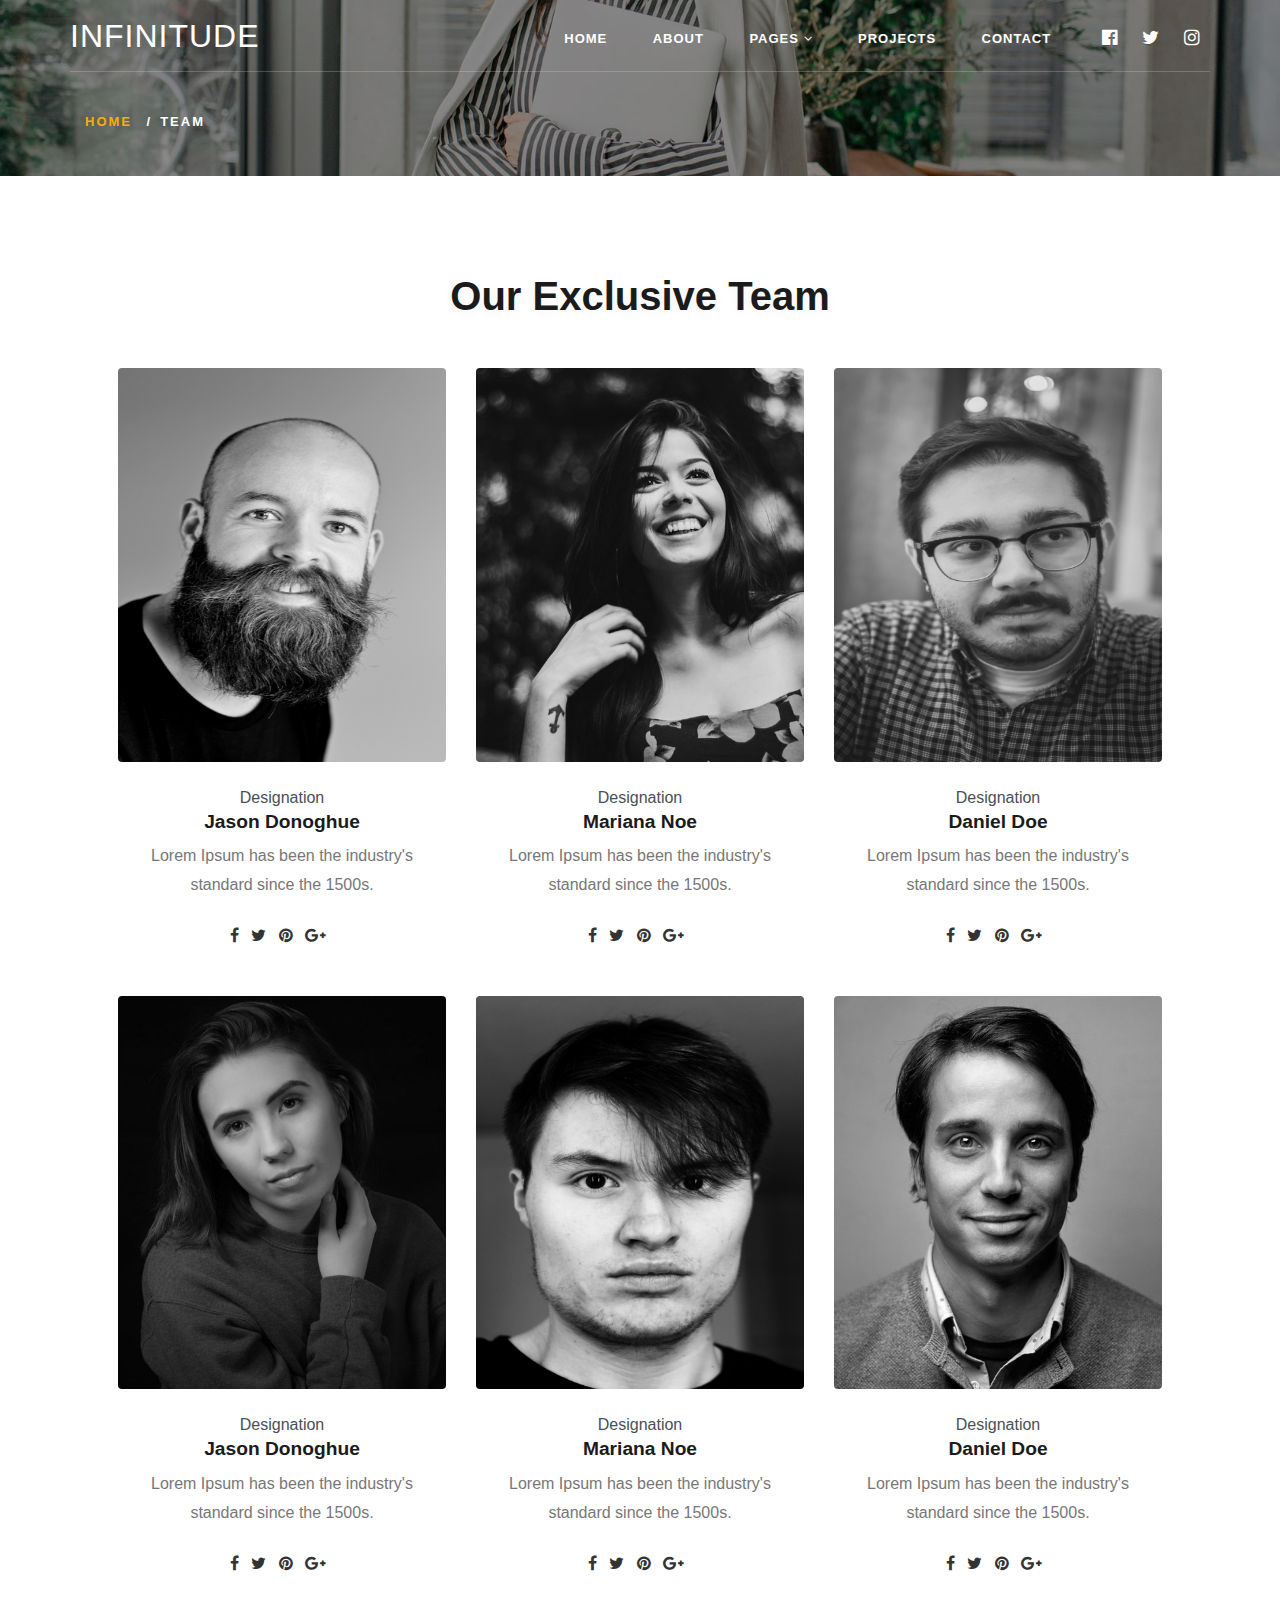
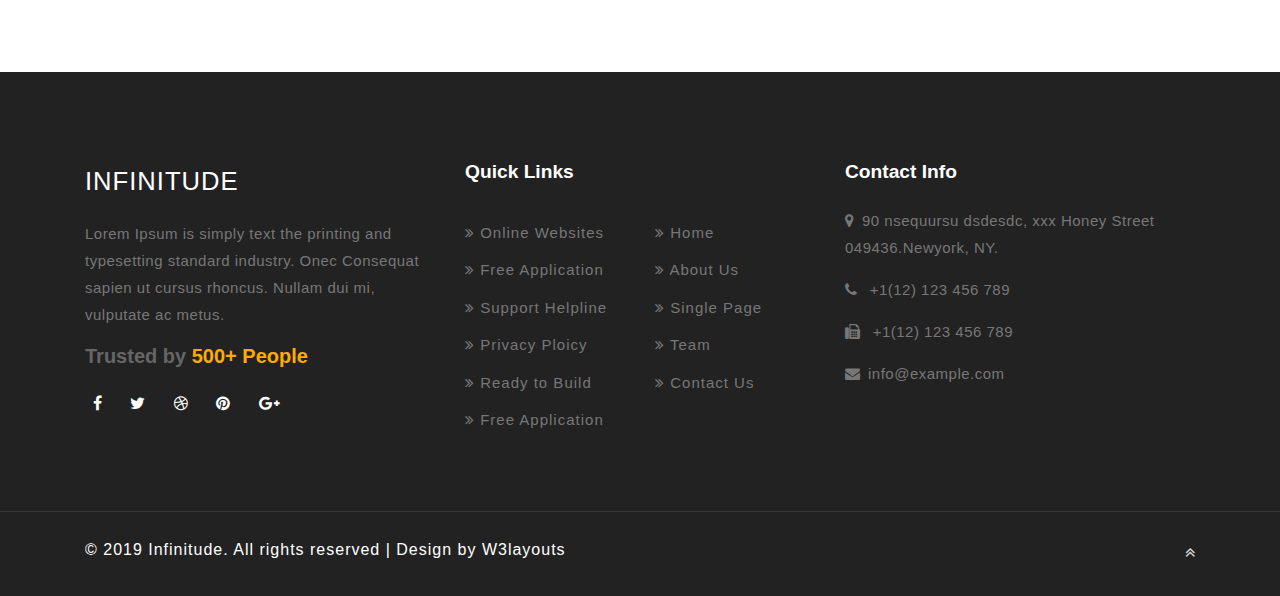
<file: team.html>
<!DOCTYPE html>
<html lang="zxx">

<head>
    <title>Infinitude Corporate Category Bootstrap Responsive Web Template | Team Page :: W3layouts</title>
    <!-- Meta tag Keywords -->
    <meta name="viewport" content="width=device-width, initial-scale=1">
    <meta charset="UTF-8" />
    <meta name="keywords" content="Infinitude Responsive web template, Bootstrap Web Templates, Flat Web Templates, Android Compatible web template, Smartphone Compatible web template, free webdesigns for Nokia, Samsung, LG, SonyEricsson, Motorola web design" />
    <script>
        addEventListener("load", function() {
            setTimeout(hideURLbar, 0);
        }, false);

        function hideURLbar() {
            window.scrollTo(0, 1);
        }

    </script>
    <!-- //Meta tag Keywords -->
    <!-- Custom-Files -->
    <link rel="stylesheet" href="css/bootstrap.css">
    <!-- Bootstrap-Core-CSS -->
    <link rel="stylesheet" href="css/style.css" type="text/css" media="all" />
    <!-- Style-CSS -->
    <!-- font-awesome-icons -->
    <link href="css/font-awesome.css" rel="stylesheet">
    <!-- //font-awesome-icons -->

</head>

<body>
    <!--/home -->
    <div id="home" class="inner-w3pvt-page">
        <div class="overlay-innerpage">
            <!--/top-nav -->
            <div class="top_w3pvt_main container">
                <!--/header -->
                <header class="nav_w3pvt text-center">
                    <!-- nav -->
                    <nav class="wthree-w3ls">
                        <div id="logo">
                            <h1> <a class="navbar-brand px-0 mx-0" href="index.html">Infinitude
                                </a>
                            </h1>
                        </div>

                        <label for="drop" class="toggle">Menu</label>
                        <input type="checkbox" id="drop" />
                        <ul class="menu mr-auto">
                            <li><a href="index.html">Home</a></li>
                            <li><a href="about.html">About</a></li>
                            <li>
                                <!-- First Tier Drop Down -->
                                <label for="drop-2" class="toggle toggle-2">Pages <span class="fa fa-angle-down" aria-hidden="true"></span> </label>
                                <a href="#">Pages  <span class="fa fa-angle-down" aria-hidden="true"></span></a>
                                <input type="checkbox" id="drop-2" />
                                <ul>

                                    <li><a href="services.html" class="drop-text">Services</a></li>
                                    <li><a href="timeline.html" class="drop-text">Timeline</a></li>
                                    <li class="active"><a href="team.html" class="drop-text">Team</a></li>
                                    <li><a href="typo.html" class="drop-text">Typography</a></li>
                                    <li><a href="error.html" class="drop-text">404</a></li>
                                </ul>
                            </li>
                            <li><a href="index.html">Projects</a></li>
                            <li><a href="contact.html">Contact</a></li>

                            <li class="social-icons ml-lg-3"><a href="#" class="p-0 social-icon"><span class="fa fa-facebook-official" aria-hidden="true"></span>
                                    <div class="tooltip">Facebook</div>
                                </a> </li>
                            <li class="social-icons"><a href="#" class="p-0 social-icon"><span class="fa fa-twitter" aria-hidden="true"></span>
                                    <div class="tooltip">Twitter</div>
                                </a> </li>
                            <li class="social-icons"><a href="#" class="p-0 social-icon"><span class="fa fa-instagram" aria-hidden="true"></span>
                                    <div class="tooltip">Instagram</div>
                                </a> </li>
                        </ul>
                    </nav>
                    <!-- //nav -->
                </header>
                <!--//header -->

                <!--/breadcrumb-->
                <div class="inner-w3pvt-page-info">
                    <ol class="breadcrumb d-flex">
                        <li class="breadcrumb-item">
                            <a href="index.html">Home</a>
                        </li>
                        <li class="breadcrumb-item active">Team</li>
                    </ol>

                </div>
                <!--//breadcrumb-->
            </div>
            <!-- //top-nav -->
        </div>
    </div>
    <!-- //home -->
    <!--/team -->
    <section class="about py-5">
        <div class="container p-md-5">
            <h3 class="tittle-w3ls text-center">Our Exclusive Team
            </h3>

            <div class="row mt-lg-5 mt-4">
                <div class="col-md-4 team-gd text-center">
                    <div class="team-img mb-4">
                        <a href="single.html"><img src="images/team1.jpg" class="img-fluid" alt="user-image"></a>
                    </div>
                    <div class="team-info">
                        <span class="sub-tittle-team">Designation</span>
                        <h3><a href="single.html"> Jason Donoghue</a></h3>
                        <p>Lorem Ipsum has been the industry's standard since the 1500s.</p>
                        <div class="icon-social team mt-4">
                            <a href="#" class="button-footr">
                                <span class="fa fa-facebook"></span>
                            </a>
                            <a href="#" class="button-footr">
                                <span class="fa fa-twitter"></span>
                            </a>

                            <a href="#" class="button-footr">
                                <span class="fa fa-pinterest"></span>
                            </a>
                            <a href="#" class="button-footr">
                                <span class="fa fa-google-plus"></span>
                            </a>

                        </div>
                    </div>
                </div>

                <div class="col-md-4 team-gd second text-center">
                    <div class="team-img mb-4">
                        <a href="single.html"><img src="images/team2.jpg" class="img-fluid" alt="user-image"></a>
                    </div>
                    <div class="team-info">
                        <span class="sub-tittle-team">Designation</span>
                        <h3><a href="single.html"> Mariana Noe</a></h3>
                        <p>Lorem Ipsum has been the industry's standard since the 1500s.</p>
                        <div class="icon-social team mt-4">
                            <a href="#" class="button-footr">
                                <span class="fa fa-facebook"></span>
                            </a>
                            <a href="#" class="button-footr">
                                <span class="fa fa-twitter"></span>
                            </a>

                            <a href="#" class="button-footr">
                                <span class="fa fa-pinterest"></span>
                            </a>
                            <a href="#" class="button-footr">
                                <span class="fa fa-google-plus"></span>
                            </a>

                        </div>
                    </div>
                </div>
                <div class="col-md-4 team-gd text-center">
                    <div class="team-img mb-4">
                        <a href="single.html"><img src="images/team3.jpg" class="img-fluid" alt="user-image"></a>
                    </div>
                    <div class="team-info">
                        <span class="sub-tittle-team">Designation</span>
                        <h3><a href="single.html"> Daniel Doe</a></h3>
                        <p>Lorem Ipsum has been the industry's standard since the 1500s.</p>
                        <div class="icon-social team mt-4">
                            <a href="#" class="button-footr">
                                <span class="fa fa-facebook"></span>
                            </a>
                            <a href="#" class="button-footr">
                                <span class="fa fa-twitter"></span>
                            </a>

                            <a href="#" class="button-footr">
                                <span class="fa fa-pinterest"></span>
                            </a>
                            <a href="#" class="button-footr">
                                <span class="fa fa-google-plus"></span>
                            </a>

                        </div>
                    </div>
                </div>
            </div>
            <div class="row mt-lg-5 mt-4">
                <div class="col-md-4 team-gd text-center">
                    <div class="team-img mb-4">
                        <a href="single.html"><img src="images/team4.jpg" class="img-fluid" alt="user-image"></a>
                    </div>
                    <div class="team-info">
                        <span class="sub-tittle-team">Designation</span>
                        <h3><a href="single.html"> Jason Donoghue</a></h3>
                        <p>Lorem Ipsum has been the industry's standard since the 1500s.</p>
                        <div class="icon-social team mt-4">
                            <a href="#" class="button-footr">
                                <span class="fa fa-facebook"></span>
                            </a>
                            <a href="#" class="button-footr">
                                <span class="fa fa-twitter"></span>
                            </a>

                            <a href="#" class="button-footr">
                                <span class="fa fa-pinterest"></span>
                            </a>
                            <a href="#" class="button-footr">
                                <span class="fa fa-google-plus"></span>
                            </a>

                        </div>
                    </div>
                </div>

                <div class="col-md-4 team-gd second text-center">
                    <div class="team-img mb-4">
                        <a href="single.html"><img src="images/team5.jpg" class="img-fluid" alt="user-image"></a>
                    </div>
                    <div class="team-info">
                        <span class="sub-tittle-team">Designation</span>
                        <h3><a href="single.html"> Mariana Noe</a></h3>
                        <p>Lorem Ipsum has been the industry's standard since the 1500s.</p>
                        <div class="icon-social team mt-4">
                            <a href="#" class="button-footr">
                                <span class="fa fa-facebook"></span>
                            </a>
                            <a href="#" class="button-footr">
                                <span class="fa fa-twitter"></span>
                            </a>

                            <a href="#" class="button-footr">
                                <span class="fa fa-pinterest"></span>
                            </a>
                            <a href="#" class="button-footr">
                                <span class="fa fa-google-plus"></span>
                            </a>

                        </div>
                    </div>
                </div>
                <div class="col-md-4 team-gd text-center">
                    <div class="team-img mb-4">
                        <a href="single.html"><img src="images/team6.jpg" class="img-fluid" alt="user-image"></a>
                    </div>
                    <div class="team-info">
                        <span class="sub-tittle-team">Designation</span>
                        <h3><a href="single.html"> Daniel Doe</a></h3>
                        <p>Lorem Ipsum has been the industry's standard since the 1500s.</p>
                        <div class="icon-social team mt-4">
                            <a href="#" class="button-footr">
                                <span class="fa fa-facebook"></span>
                            </a>
                            <a href="#" class="button-footr">
                                <span class="fa fa-twitter"></span>
                            </a>

                            <a href="#" class="button-footr">
                                <span class="fa fa-pinterest"></span>
                            </a>
                            <a href="#" class="button-footr">
                                <span class="fa fa-google-plus"></span>
                            </a>

                        </div>
                    </div>
                </div>
            </div>

        </div>
    </section>
    <!--//team-->

    <!-- footer -->
    <footer class="py-lg-5 py-4">
        <div class="container py-sm-3">
            <div class="row footer-grids">
                <div class="col-lg-4 mt-4">

                    <h2> <a class="navbar-brand px-0 mx-0 mb-4" href="index.html">Infinitude
                        </a>
                    </h2>
                    <p class="mb-3">Lorem Ipsum is simply text the printing and typesetting standard industry. Onec Consequat sapien ut cursus rhoncus. Nullam dui mi, vulputate ac metus.</p>
                    <h5>Trusted by <span>500+ People</span> </h5>
                    <div class="icon-social mt-4">
                        <a href="#" class="button-footr">
                            <span class="fa mx-2 fa-facebook"></span>
                        </a>
                        <a href="#" class="button-footr">
                            <span class="fa mx-2 fa-twitter"></span>
                        </a>
                        <a href="#" class="button-footr">
                            <span class="fa mx-2 fa-dribbble"></span>
                        </a>
                        <a href="#" class="button-footr">
                            <span class="fa mx-2 fa-pinterest"></span>
                        </a>
                        <a href="#" class="button-footr">
                            <span class="fa mx-2 fa-google-plus"></span>
                        </a>

                    </div>
                </div>
                <div class="col-lg-4 mt-4">
                    <h4 class="mb-4">Quick Links</h4>
                    <div class="links-wthree d-flex">
                        <ul class="list-info-wthree">
                            <li><a href="#"><span class="fa fa-angle-double-right" aria-hidden="true"></span> Online Websites</a></li>
                            <li><a href="#"><span class="fa fa-angle-double-right" aria-hidden="true"></span> Free Application</a></li>
                            <li><a href="#"><span class="fa fa-angle-double-right" aria-hidden="true"></span> Support Helpline</a></li>
                            <li><a href="#"><span class="fa fa-angle-double-right" aria-hidden="true"></span> Privacy Ploicy</a></li>
                            <li><a href="#"><span class="fa fa-angle-double-right" aria-hidden="true"></span> Ready to Build</a></li>
                            <li><a href="#"><span class="fa fa-angle-double-right" aria-hidden="true"></span> Free Application</a></li>
                        </ul>
                        <ul class="list-info-wthree ml-5">
                            <li>
                                <a href="index.html"><span class="fa fa-angle-double-right" aria-hidden="true"></span>
                                    Home
                                </a>
                            </li>
                            <li>
                                <a href="about.html"><span class="fa fa-angle-double-right" aria-hidden="true"></span>
                                    About Us
                                </a>
                            </li>
                            <li>
                                <a href="single.html"><span class="fa fa-angle-double-right" aria-hidden="true"></span>
                                    Single Page
                                </a>
                            </li>
                            <li>
                                <a href="team.html"><span class="fa fa-angle-double-right" aria-hidden="true"></span>
                                    Team
                                </a>
                            </li>
                            <li>
                                <a href="contact.html"><span class="fa fa-angle-double-right" aria-hidden="true"></span>
                                    Contact Us
                                </a>
                            </li>
                        </ul>
                    </div>
                </div>
                <div class="col-lg-4 mt-4 ad-info">
                    <h4 class="mb-4">Contact Info</h4>
                    <p><span class="fa fa-map-marker"></span>90 nsequursu dsdesdc,
                        xxx Honey Street 049436.<span>Newyork, NY.</span></p>
                    <p class="phone"><span class="fa fa-phone"></span> +1(12) 123 456 789 </p>
                    <p class="phone"><span class="fa fa-fax"></span> +1(12) 123 456 789 </p>
                    <p><span class="fa fa-envelope"></span><a href="mailto:info@example.com">info@example.com</a></p>
                </div>

            </div>
        </div>
    </footer>
    <!-- //footer -->
    <!-- copyright -->
    <div class="copy_right p-3 d-flex">
        <div class="container">
            <div class="row d-flex">
                <div class="col-lg-9 copy_w3pvt">
                    <p class="text-lg-left text-center">© 2019 Infinitude. All rights reserved | Design by
                        <a href="http://w3layouts.com/" target="_blank">W3layouts</a></p>

                </div>
                <!-- move top -->
                <div class="col-lg-3 move-top text-lg-right text-center">
                    <a href="#home" class="move-top">
                        <span class="fa fa-angle-double-up mt-3" aria-hidden="true"></span>
                    </a>
                </div>
                <!-- move top -->
            </div>
        </div>

    </div>
    <!-- //copyright -->

</body>

</html>
</file>
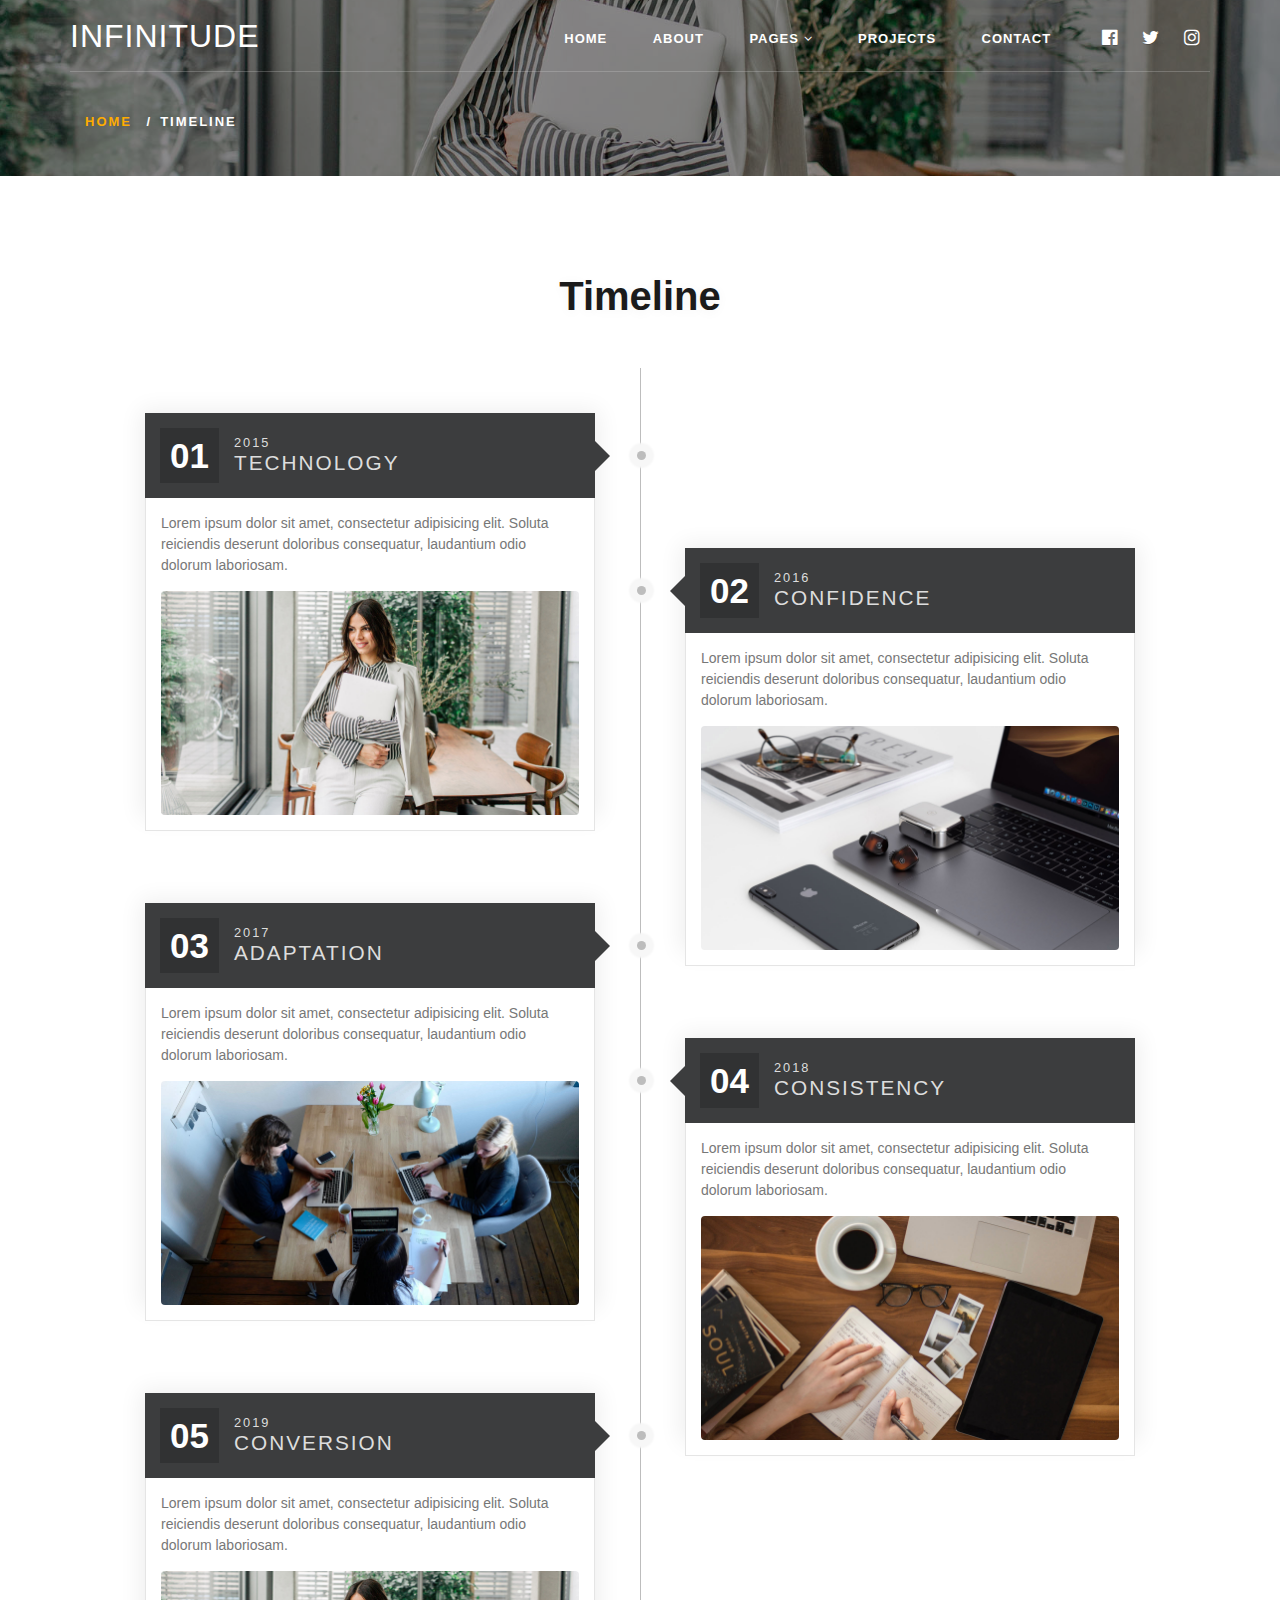
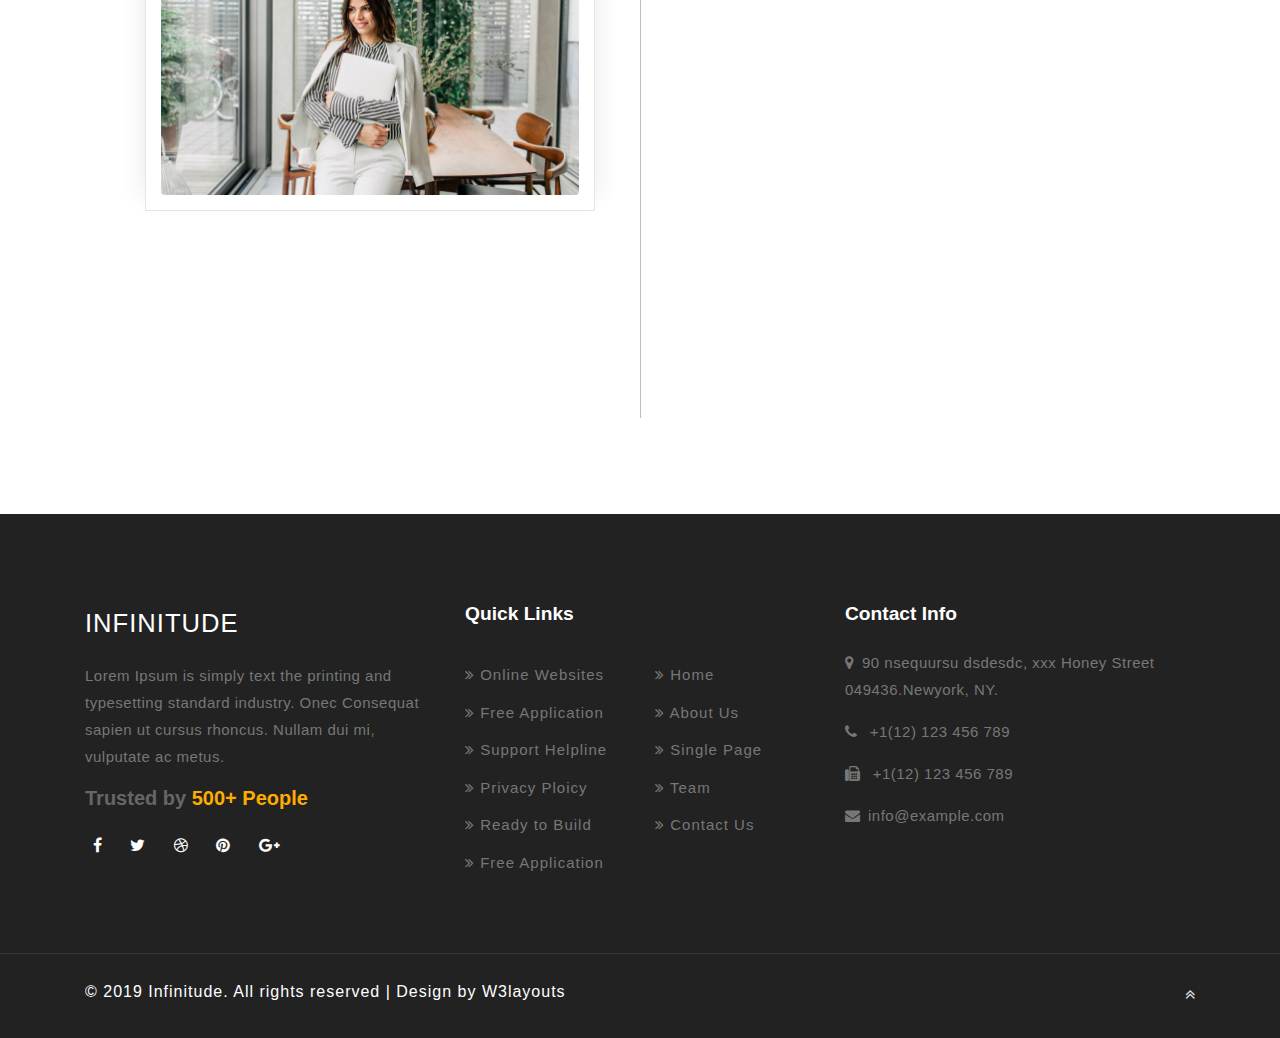
<file: timeline.html>
<!DOCTYPE html>
<html lang="zxx">

<head>
    <title>Infinitude Corporate Category Bootstrap Responsive Web Template | Timeline :: W3layouts</title>
    <!-- Meta tag Keywords -->
    <meta name="viewport" content="width=device-width, initial-scale=1">
    <meta charset="UTF-8" />
    <meta name="keywords" content="Infinitude Responsive web template, Bootstrap Web Templates, Flat Web Templates, Android Compatible web template, Smartphone Compatible web template, free webdesigns for Nokia, Samsung, LG, SonyEricsson, Motorola web design" />
    <script>
        addEventListener("load", function() {
            setTimeout(hideURLbar, 0);
        }, false);

        function hideURLbar() {
            window.scrollTo(0, 1);
        }

    </script>
    <!-- //Meta tag Keywords -->
    <!-- Custom-Files -->
    <link rel="stylesheet" href="css/bootstrap.css">
    <!-- Bootstrap-Core-CSS -->
    <link rel="stylesheet" href="css/style.css" type="text/css" media="all" />
    <!-- Style-CSS -->
    <!-- font-awesome-icons -->
    <link href="css/font-awesome.css" rel="stylesheet">
    <!-- //font-awesome-icons -->

</head>

<body>
    <!--/home -->
    <div id="home" class="inner-w3pvt-page">
        <div class="overlay-innerpage">
            <!--/top-nav -->
            <div class="top_w3pvt_main container">
                <!--/header -->
                <header class="nav_w3pvt text-center">
                    <!-- nav -->
                    <nav class="wthree-w3ls">
                        <div id="logo">
                            <h1> <a class="navbar-brand px-0 mx-0" href="index.html">Infinitude
                                </a>
                            </h1>
                        </div>

                        <label for="drop" class="toggle">Menu</label>
                        <input type="checkbox" id="drop" />
                        <ul class="menu mr-auto">
                            <li><a href="index.html">Home</a></li>
                            <li><a href="about.html">About</a></li>
                            <li>
                                <!-- First Tier Drop Down -->
                                <label for="drop-2" class="toggle toggle-2">Pages <span class="fa fa-angle-down" aria-hidden="true"></span> </label>
                                <a href="#">Pages  <span class="fa fa-angle-down" aria-hidden="true"></span></a>
                                <input type="checkbox" id="drop-2" />
                                <ul>

                                    <li><a href="services.html" class="drop-text">Services</a></li>
                                    <li class="active"><a href="timeline.html" class="drop-text">Timeline</a></li>
                                    <li><a href="team.html" class="drop-text">Team</a></li>
                                    <li><a href="typo.html" class="drop-text">Typography</a></li>
                                    <li><a href="error.html" class="drop-text">404</a></li>
                                </ul>
                            </li>
                            <li><a href="index.html">Projects</a></li>
                            <li><a href="contact.html">Contact</a></li>

                            <li class="social-icons ml-lg-3"><a href="#" class="p-0 social-icon"><span class="fa fa-facebook-official" aria-hidden="true"></span>
                                    <div class="tooltip">Facebook</div>
                                </a> </li>
                            <li class="social-icons"><a href="#" class="p-0 social-icon"><span class="fa fa-twitter" aria-hidden="true"></span>
                                    <div class="tooltip">Twitter</div>
                                </a> </li>
                            <li class="social-icons"><a href="#" class="p-0 social-icon"><span class="fa fa-instagram" aria-hidden="true"></span>
                                    <div class="tooltip">Instagram</div>
                                </a> </li>
                        </ul>
                    </nav>
                    <!-- //nav -->
                </header>
                <!--//header -->

                <!--/breadcrumb-->
                <div class="inner-w3pvt-page-info">
                    <ol class="breadcrumb d-flex">
                        <li class="breadcrumb-item">
                            <a href="index.html">Home</a>
                        </li>
                        <li class="breadcrumb-item active">Timeline</li>
                    </ol>

                </div>
                <!--//breadcrumb-->
            </div>
            <!-- //top-nav -->
        </div>
    </div>
    <!-- //home -->
    <!--/timeline -->
    <section class="about py-5">
        <div class="py-md-5">
            <div class="about-hny-info" id="timeline">
                <h3 class="tittle-w3ls mb-5 text-center">Timeline </h3>


                <div class="demo-card-wrapper">
                    <div class="demo-card demo-card--step1">
                        <div class="head">
                            <div class="number-box">
                                <span>01</span>
                            </div>
                            <h3><span class="small">2015</span> Technology</h3>
                        </div>
                        <div class="body">
                            <p>Lorem ipsum dolor sit amet, consectetur adipisicing elit. Soluta reiciendis deserunt doloribus consequatur, laudantium odio dolorum laboriosam.</p>
                            <img src="images/banner1.jpg" alt="infinitude" class="img-fluid">
                        </div>
                    </div>

                    <div class="demo-card demo-card--step2">
                        <div class="head">
                            <div class="number-box">
                                <span>02</span>
                            </div>
                            <h3><span class="small">2016</span> Confidence</h3>
                        </div>
                        <div class="body">
                            <p>Lorem ipsum dolor sit amet, consectetur adipisicing elit. Soluta reiciendis deserunt doloribus consequatur, laudantium odio dolorum laboriosam.</p>
                            <img src="images/banner2.jpg" alt="infinitude" class="img-fluid">
                        </div>
                    </div>

                    <div class="demo-card demo-card--step3">
                        <div class="head">
                            <div class="number-box">
                                <span>03</span>
                            </div>
                            <h3><span class="small">2017</span> Adaptation</h3>
                        </div>
                        <div class="body">
                            <p>Lorem ipsum dolor sit amet, consectetur adipisicing elit. Soluta reiciendis deserunt doloribus consequatur, laudantium odio dolorum laboriosam.</p>
                            <img src="images/banner3.jpg" alt="infinitude" class="img-fluid">
                        </div>
                    </div>

                    <div class="demo-card demo-card--step4">
                        <div class="head">
                            <div class="number-box">
                                <span>04</span>
                            </div>
                            <h3><span class="small">2018</span> Consistency</h3>
                        </div>
                        <div class="body">
                            <p>Lorem ipsum dolor sit amet, consectetur adipisicing elit. Soluta reiciendis deserunt doloribus consequatur, laudantium odio dolorum laboriosam.</p>
                            <img src="images/banner4.jpg" alt="infinitude" class="img-fluid">
                        </div>
                    </div>

                    <div class="demo-card demo-card--step5">
                        <div class="head">
                            <div class="number-box">
                                <span>05</span>
                            </div>
                            <h3><span class="small">2019</span> Conversion</h3>
                        </div>
                        <div class="body">
                            <p>Lorem ipsum dolor sit amet, consectetur adipisicing elit. Soluta reiciendis deserunt doloribus consequatur, laudantium odio dolorum laboriosam.</p>
                            <img src="images/banner1.jpg" alt="infinitude" class="img-fluid">
                        </div>
                    </div>

                </div>

            </div>
        </div>
    </section>
    <!--//timeline-->

    <!-- footer -->
    <footer class="py-lg-5 py-4">
        <div class="container py-sm-3">
            <div class="row footer-grids">
                <div class="col-lg-4 mt-4">

                    <h2> <a class="navbar-brand px-0 mx-0 mb-4" href="index.html">Infinitude
                        </a>
                    </h2>
                    <p class="mb-3">Lorem Ipsum is simply text the printing and typesetting standard industry. Onec Consequat sapien ut cursus rhoncus. Nullam dui mi, vulputate ac metus.</p>
                    <h5>Trusted by <span>500+ People</span> </h5>
                    <div class="icon-social mt-4">
                        <a href="#" class="button-footr">
                            <span class="fa mx-2 fa-facebook"></span>
                        </a>
                        <a href="#" class="button-footr">
                            <span class="fa mx-2 fa-twitter"></span>
                        </a>
                        <a href="#" class="button-footr">
                            <span class="fa mx-2 fa-dribbble"></span>
                        </a>
                        <a href="#" class="button-footr">
                            <span class="fa mx-2 fa-pinterest"></span>
                        </a>
                        <a href="#" class="button-footr">
                            <span class="fa mx-2 fa-google-plus"></span>
                        </a>

                    </div>
                </div>
                <div class="col-lg-4 mt-4">
                    <h4 class="mb-4">Quick Links</h4>
                    <div class="links-wthree d-flex">
                        <ul class="list-info-wthree">
                            <li><a href="#"><span class="fa fa-angle-double-right" aria-hidden="true"></span> Online Websites</a></li>
                            <li><a href="#"><span class="fa fa-angle-double-right" aria-hidden="true"></span> Free Application</a></li>
                            <li><a href="#"><span class="fa fa-angle-double-right" aria-hidden="true"></span> Support Helpline</a></li>
                            <li><a href="#"><span class="fa fa-angle-double-right" aria-hidden="true"></span> Privacy Ploicy</a></li>
                            <li><a href="#"><span class="fa fa-angle-double-right" aria-hidden="true"></span> Ready to Build</a></li>
                            <li><a href="#"><span class="fa fa-angle-double-right" aria-hidden="true"></span> Free Application</a></li>
                        </ul>
                        <ul class="list-info-wthree ml-5">
                            <li>
                                <a href="index.html"><span class="fa fa-angle-double-right" aria-hidden="true"></span>
                                    Home
                                </a>
                            </li>
                            <li>
                                <a href="about.html"><span class="fa fa-angle-double-right" aria-hidden="true"></span>
                                    About Us
                                </a>
                            </li>
                            <li>
                                <a href="single.html"><span class="fa fa-angle-double-right" aria-hidden="true"></span>
                                    Single Page
                                </a>
                            </li>
                            <li>
                                <a href="team.html"><span class="fa fa-angle-double-right" aria-hidden="true"></span>
                                    Team
                                </a>
                            </li>
                            <li>
                                <a href="contact.html"><span class="fa fa-angle-double-right" aria-hidden="true"></span>
                                    Contact Us
                                </a>
                            </li>
                        </ul>
                    </div>
                </div>
                <div class="col-lg-4 mt-4 ad-info">
                    <h4 class="mb-4">Contact Info</h4>
                    <p><span class="fa fa-map-marker"></span>90 nsequursu dsdesdc,
                        xxx Honey Street 049436.<span>Newyork, NY.</span></p>
                    <p class="phone"><span class="fa fa-phone"></span> +1(12) 123 456 789 </p>
                    <p class="phone"><span class="fa fa-fax"></span> +1(12) 123 456 789 </p>
                    <p><span class="fa fa-envelope"></span><a href="mailto:info@example.com">info@example.com</a></p>
                </div>

            </div>
        </div>
    </footer>
    <!-- //footer -->
    <!-- copyright -->
    <div class="copy_right p-3 d-flex">
        <div class="container">
            <div class="row d-flex">
               <div class="col-lg-9 copy_w3pvt">
                    <p class="text-lg-left text-center">© 2019 Infinitude. All rights reserved | Design by
                        <a href="http://w3layouts.com/" target="_blank">W3layouts</a></p>

                </div>
                <!-- move top -->
                <div class="col-lg-3 move-top text-lg-right text-center">
                    <a href="#home" class="move-top">
                        <span class="fa fa-angle-double-up mt-3" aria-hidden="true"></span>
                    </a>
                </div>
                <!-- move top -->
            </div>
        </div>

    </div>
    <!-- //copyright -->
</body>

</html>
</file>
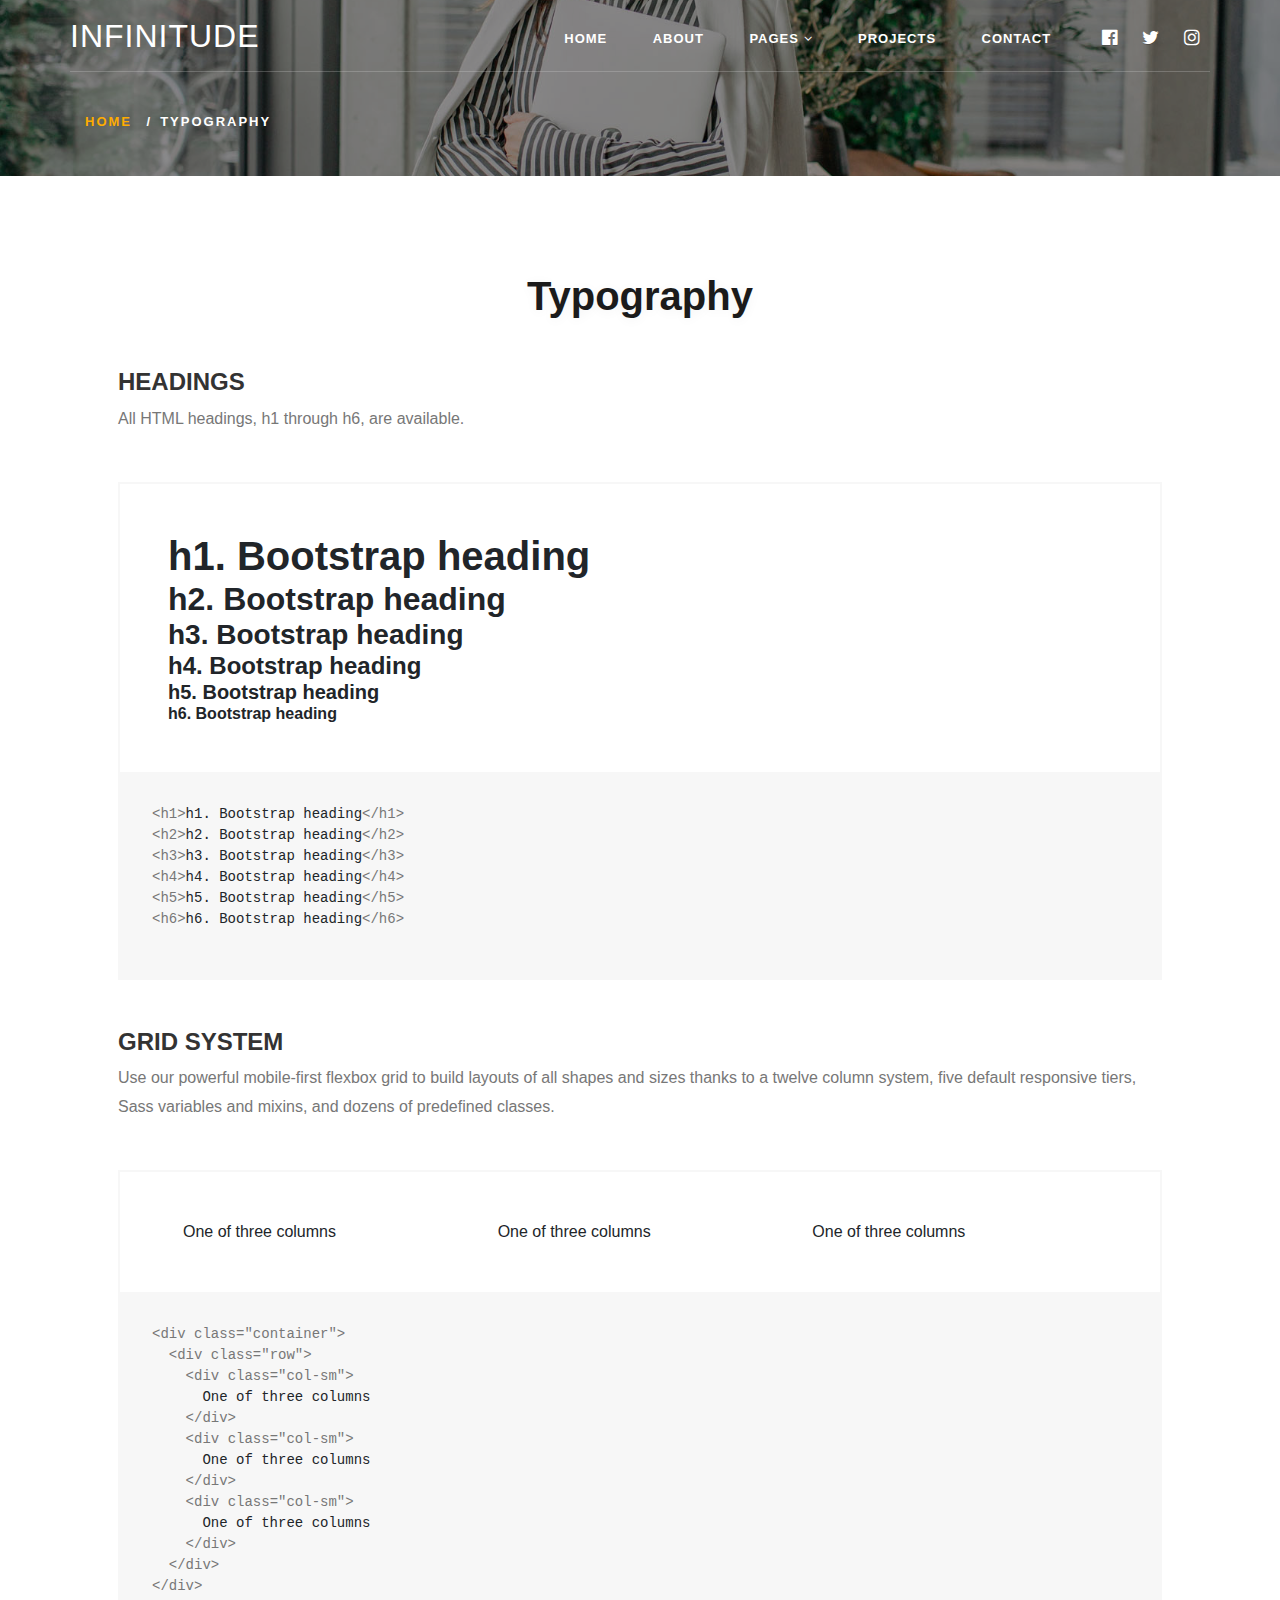
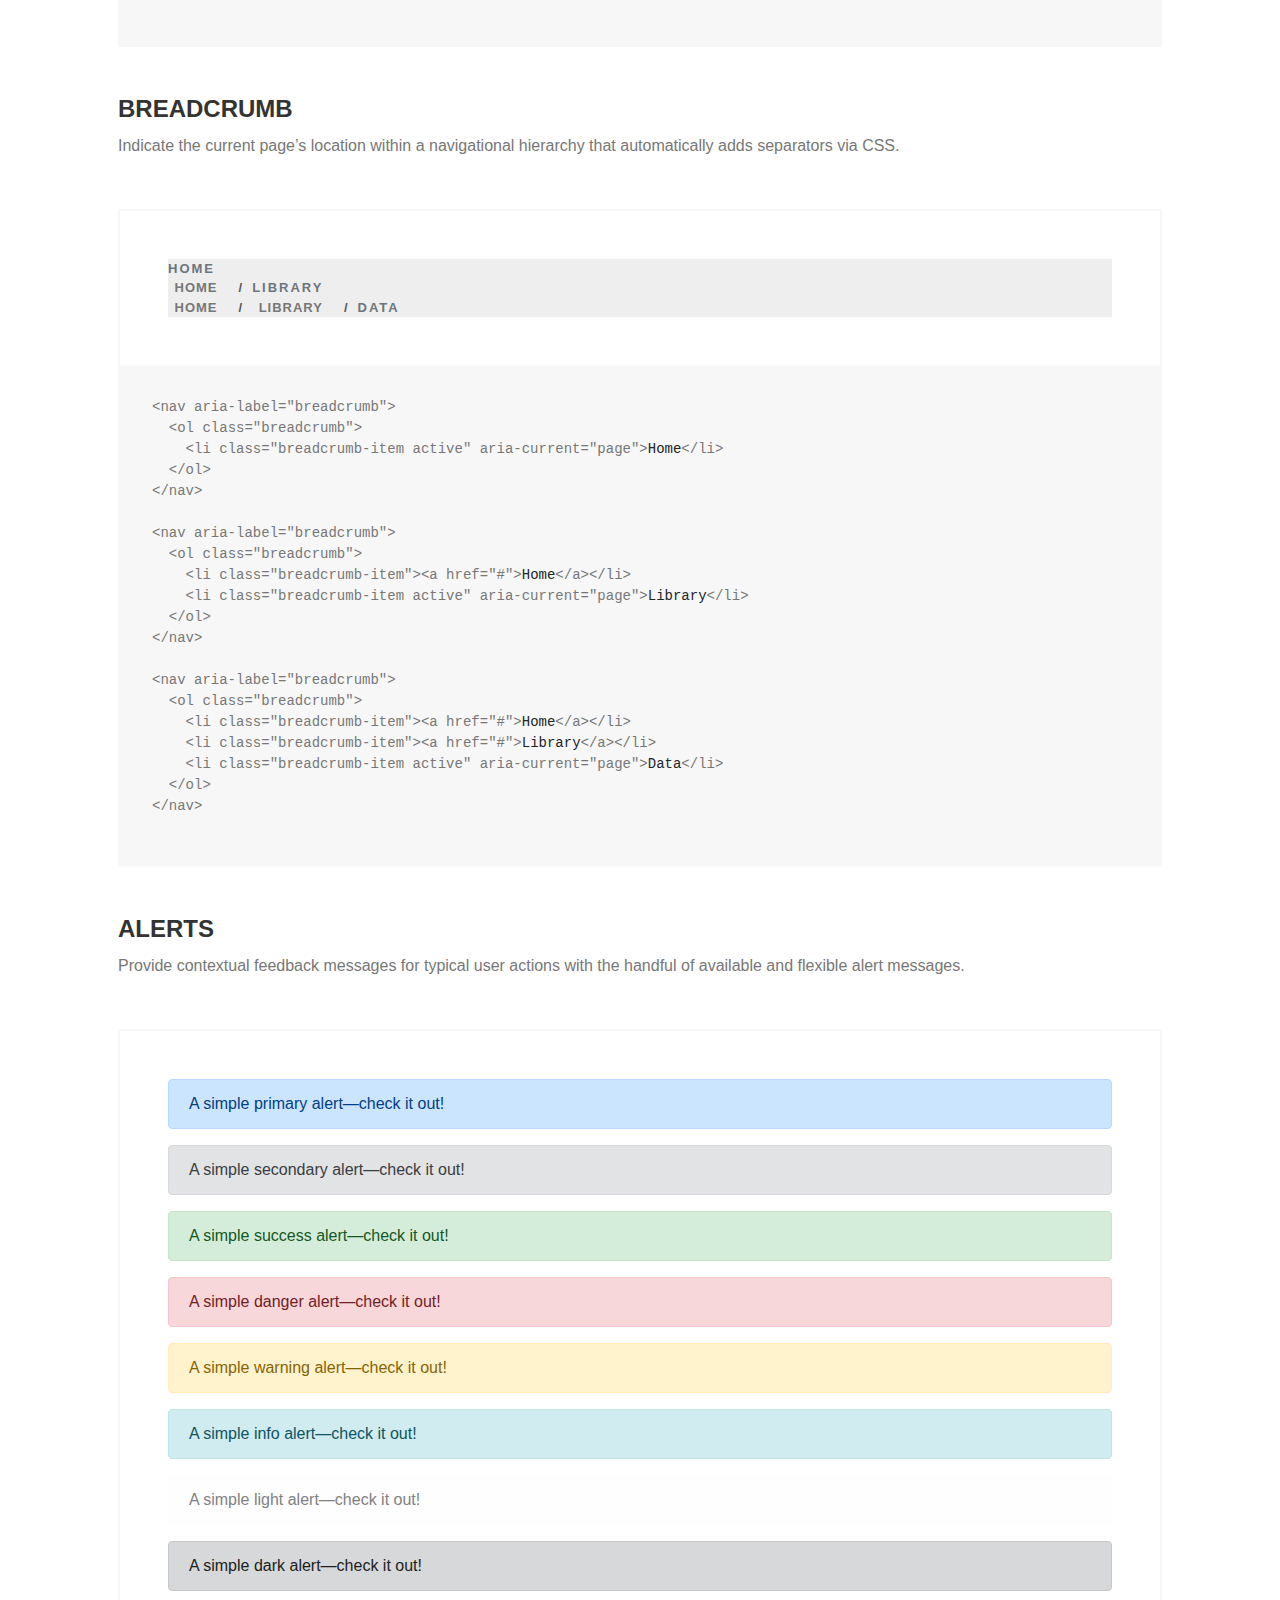
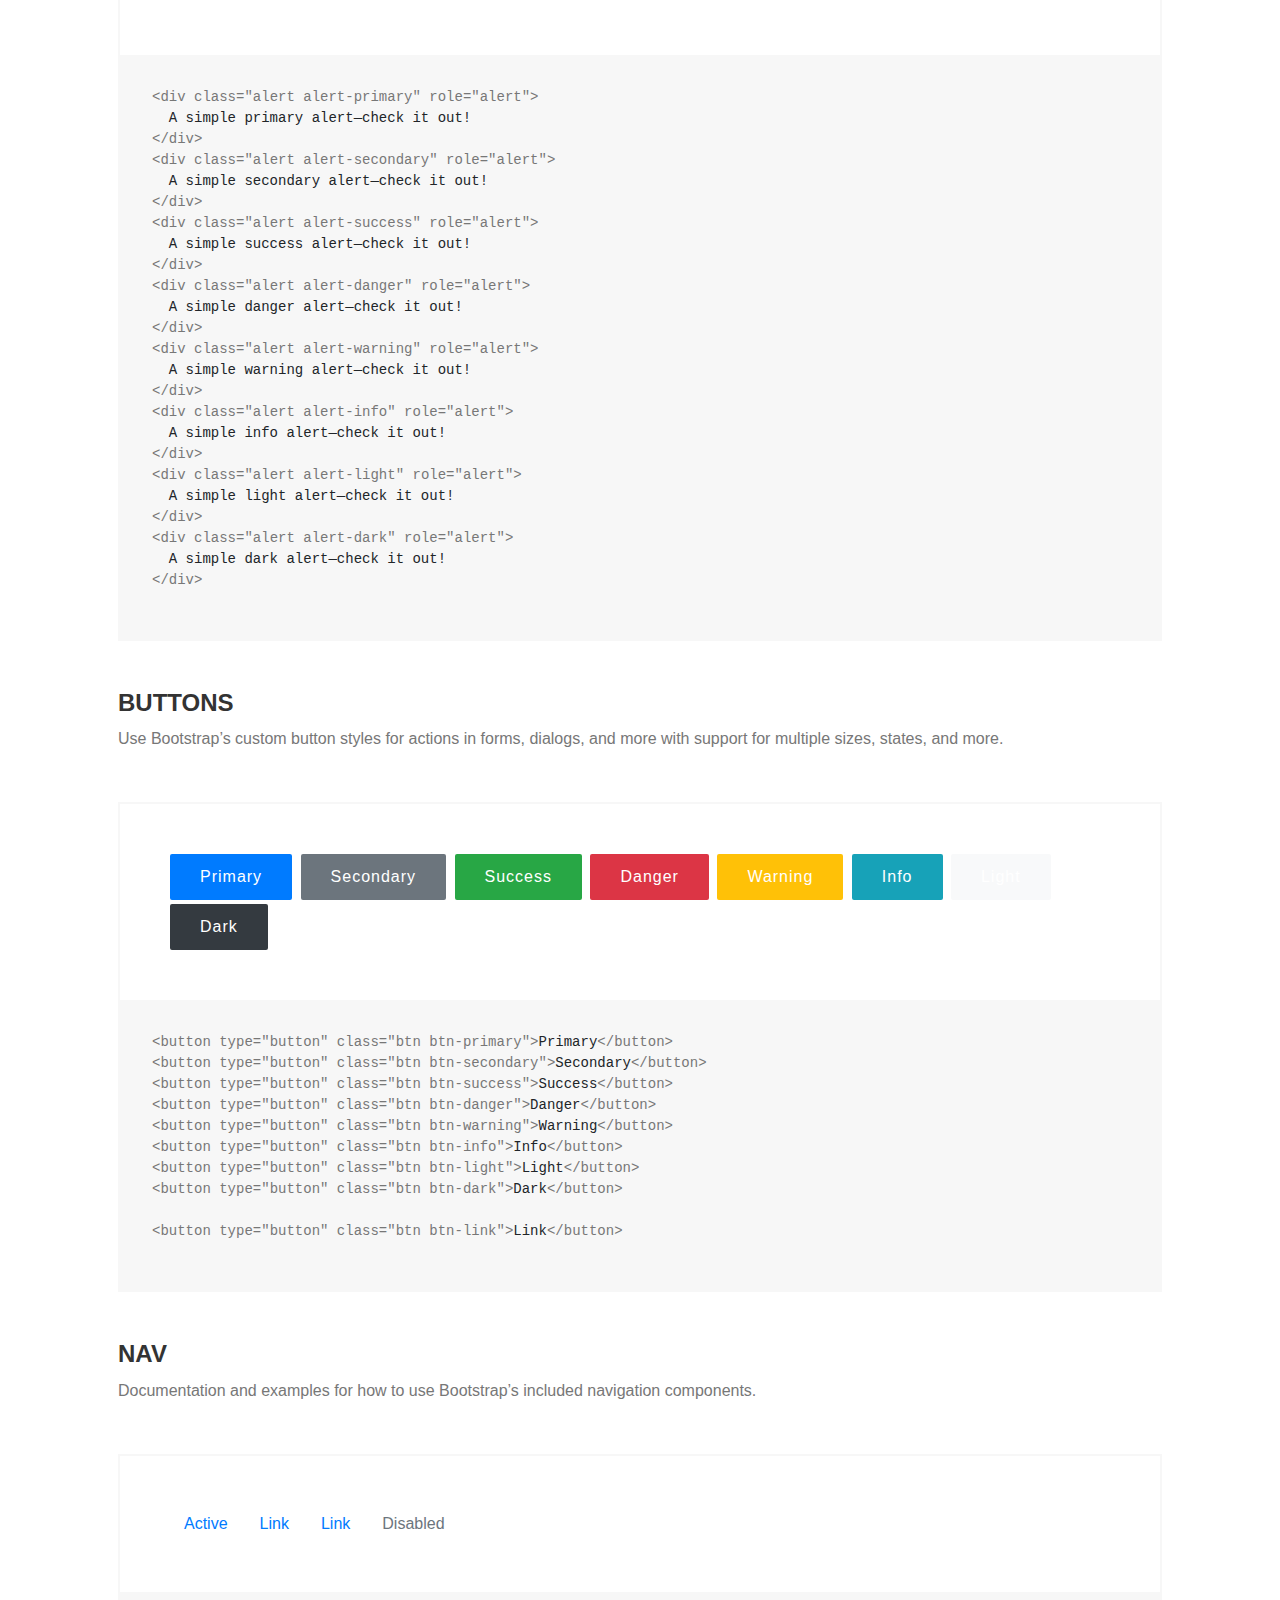
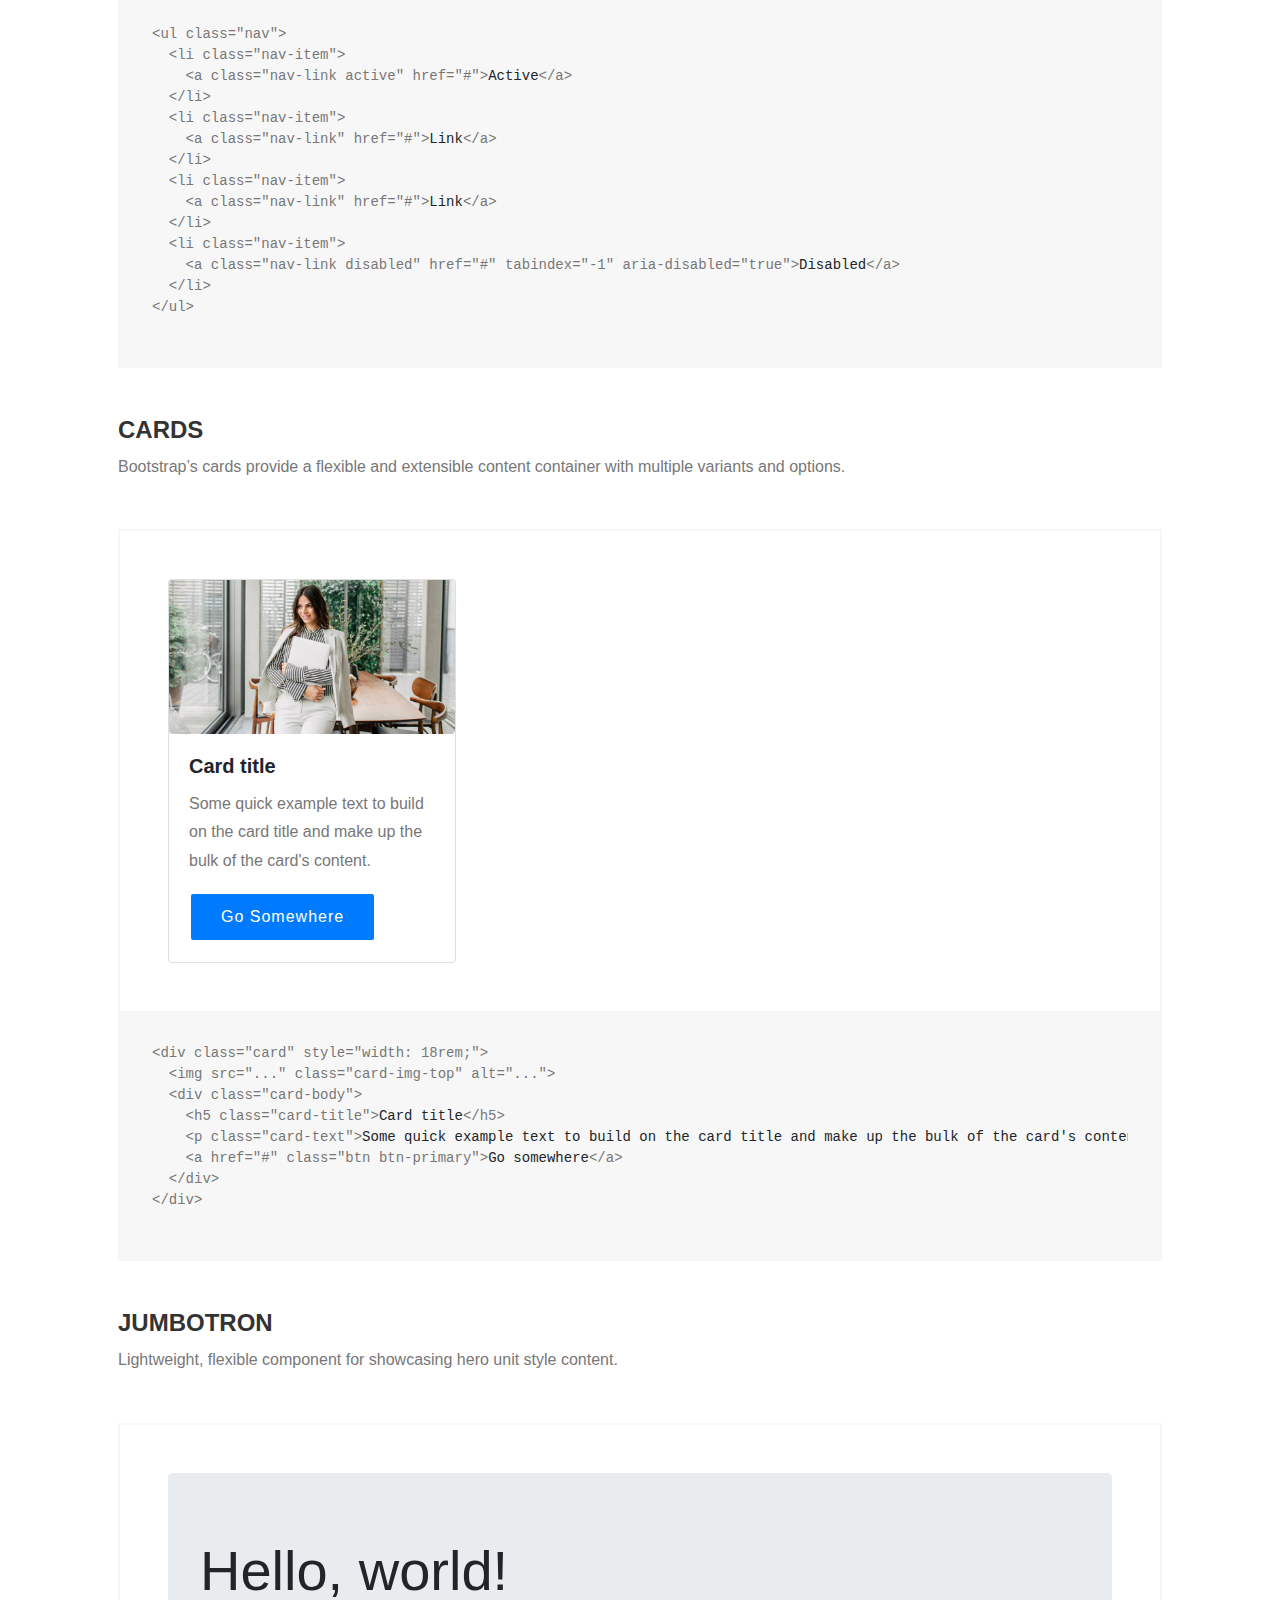
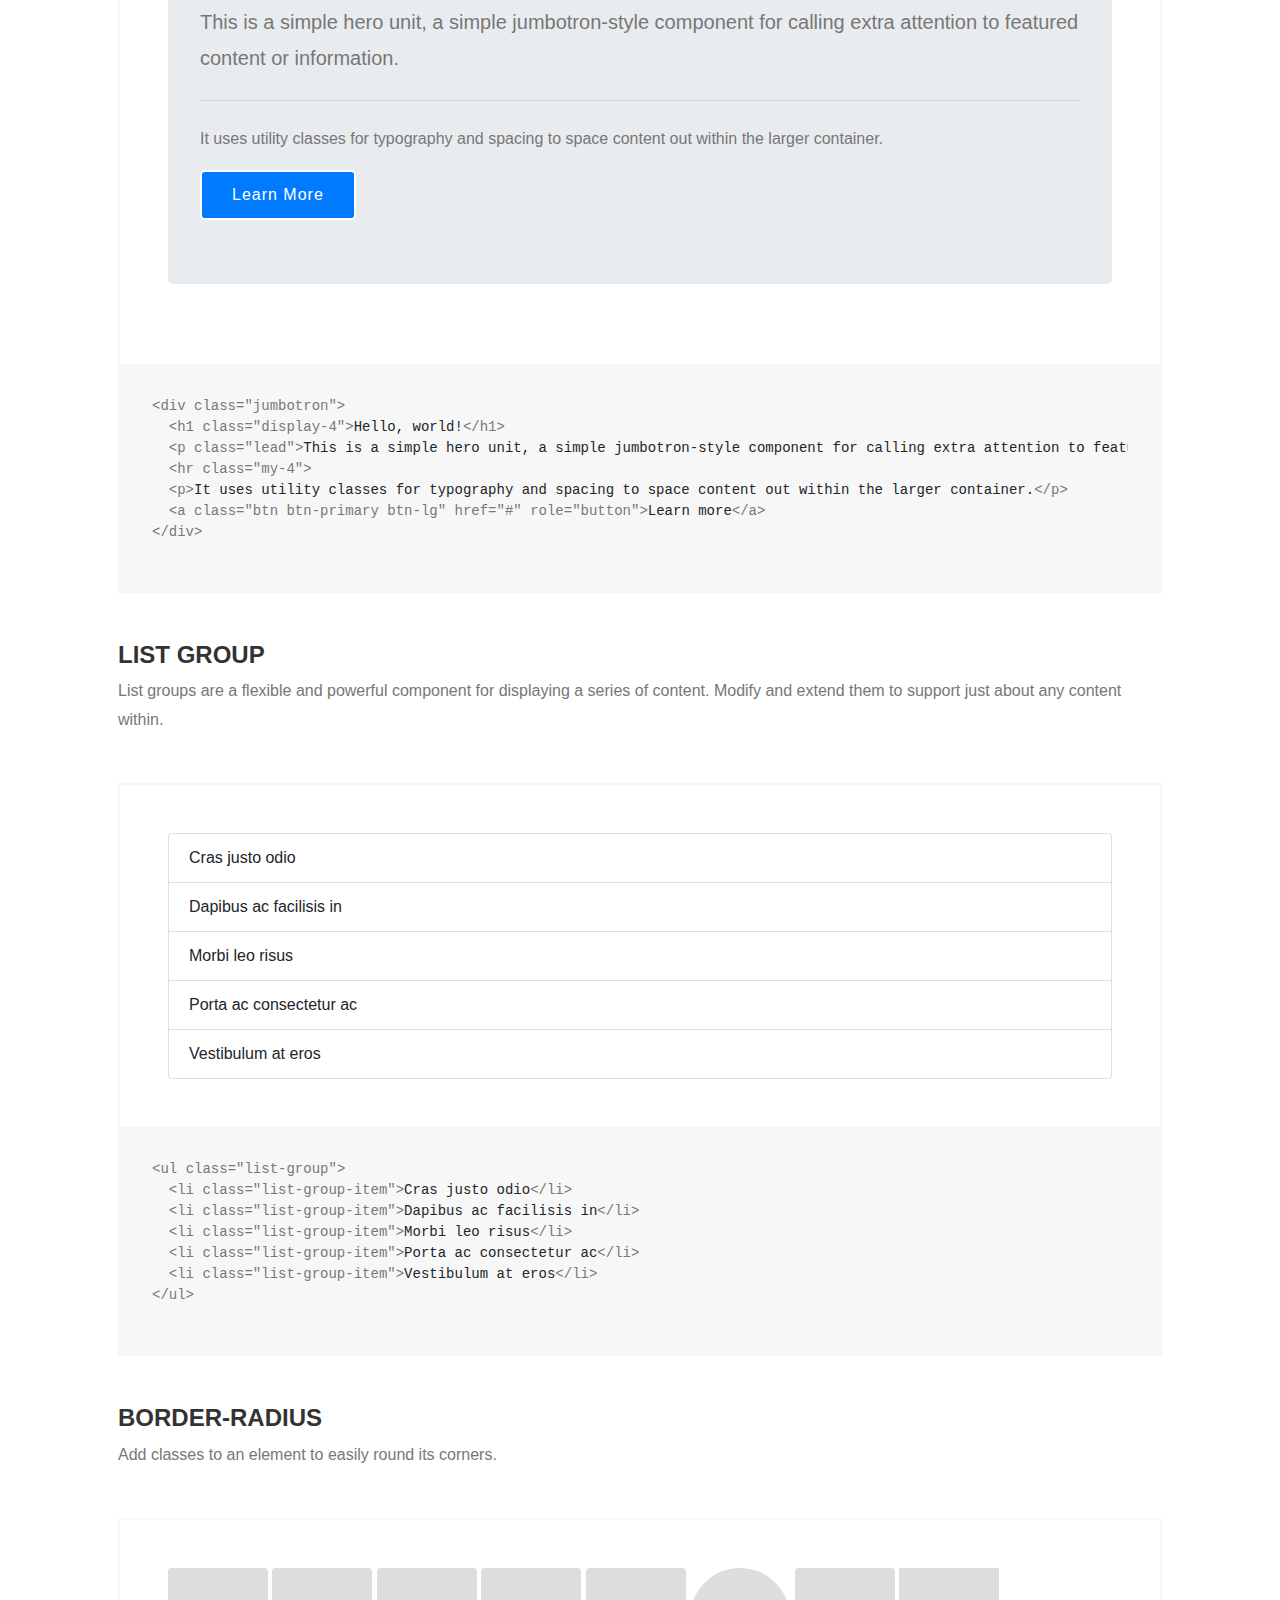
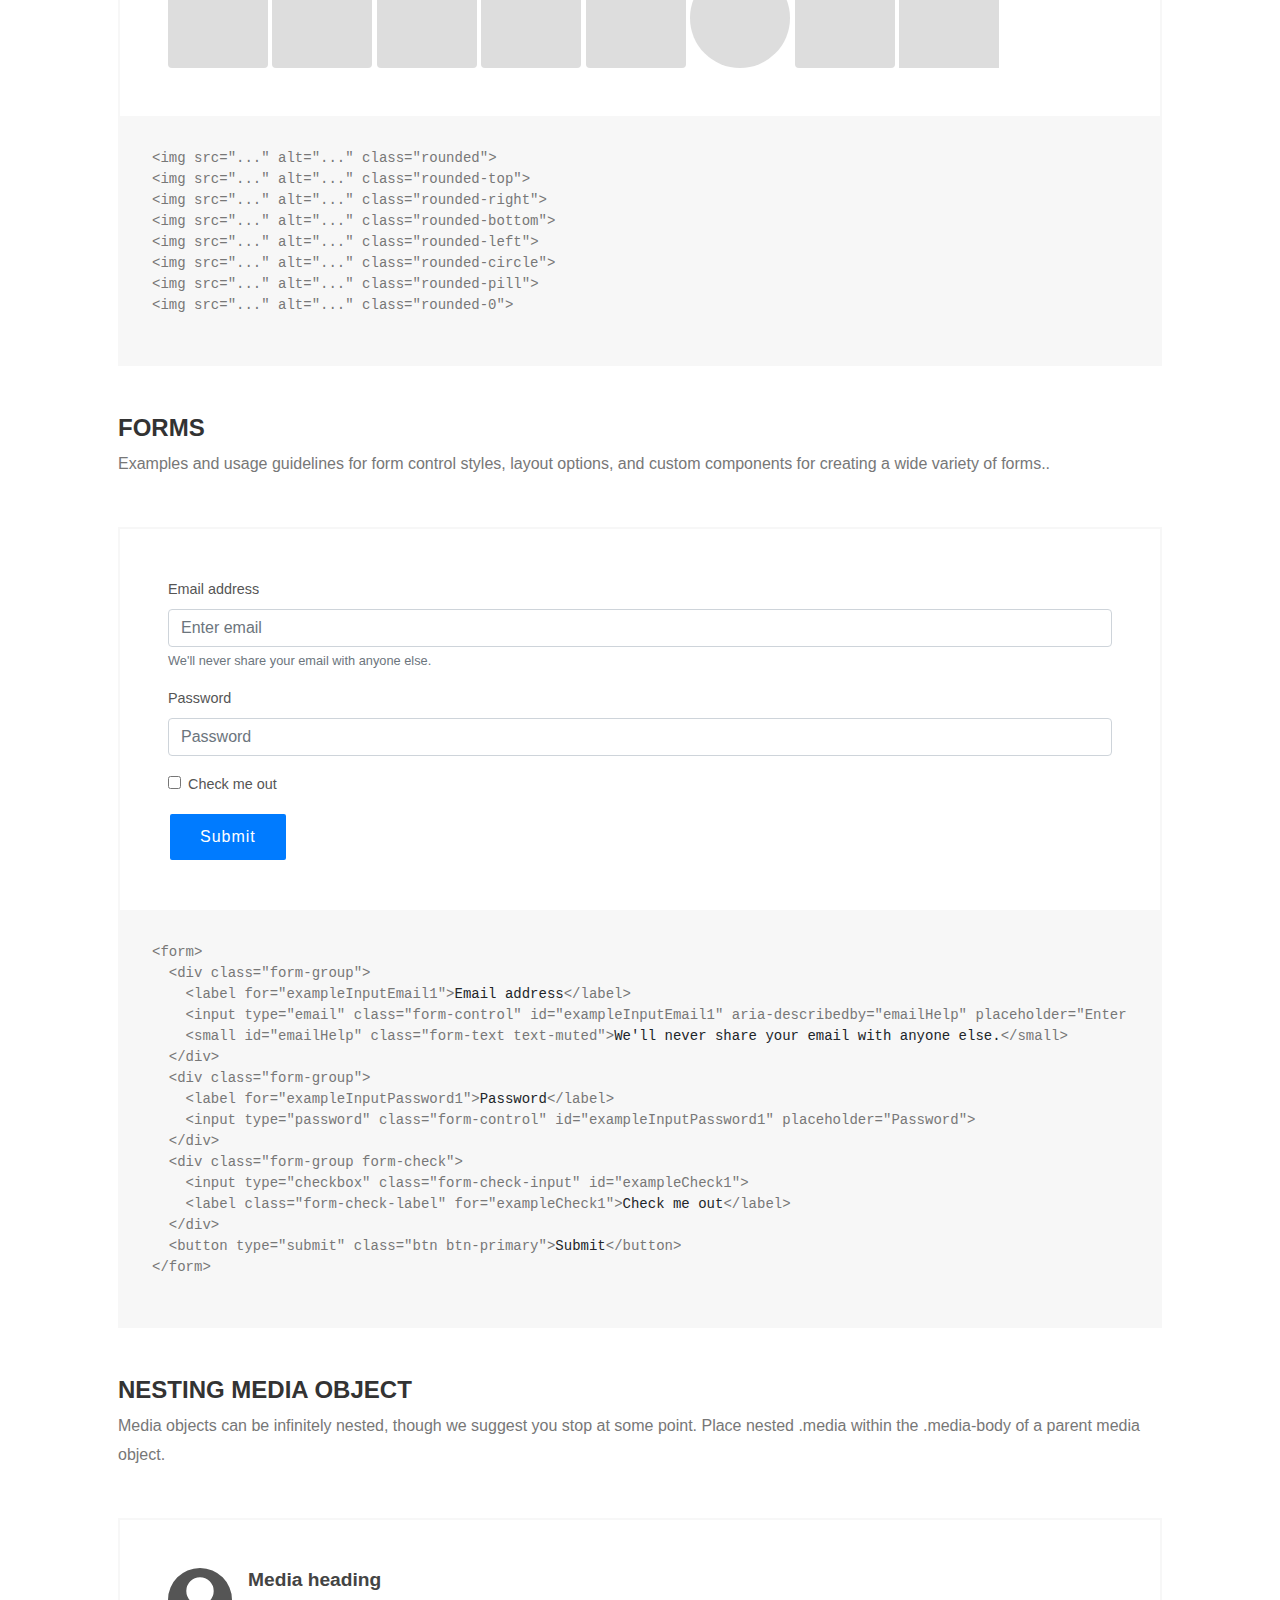
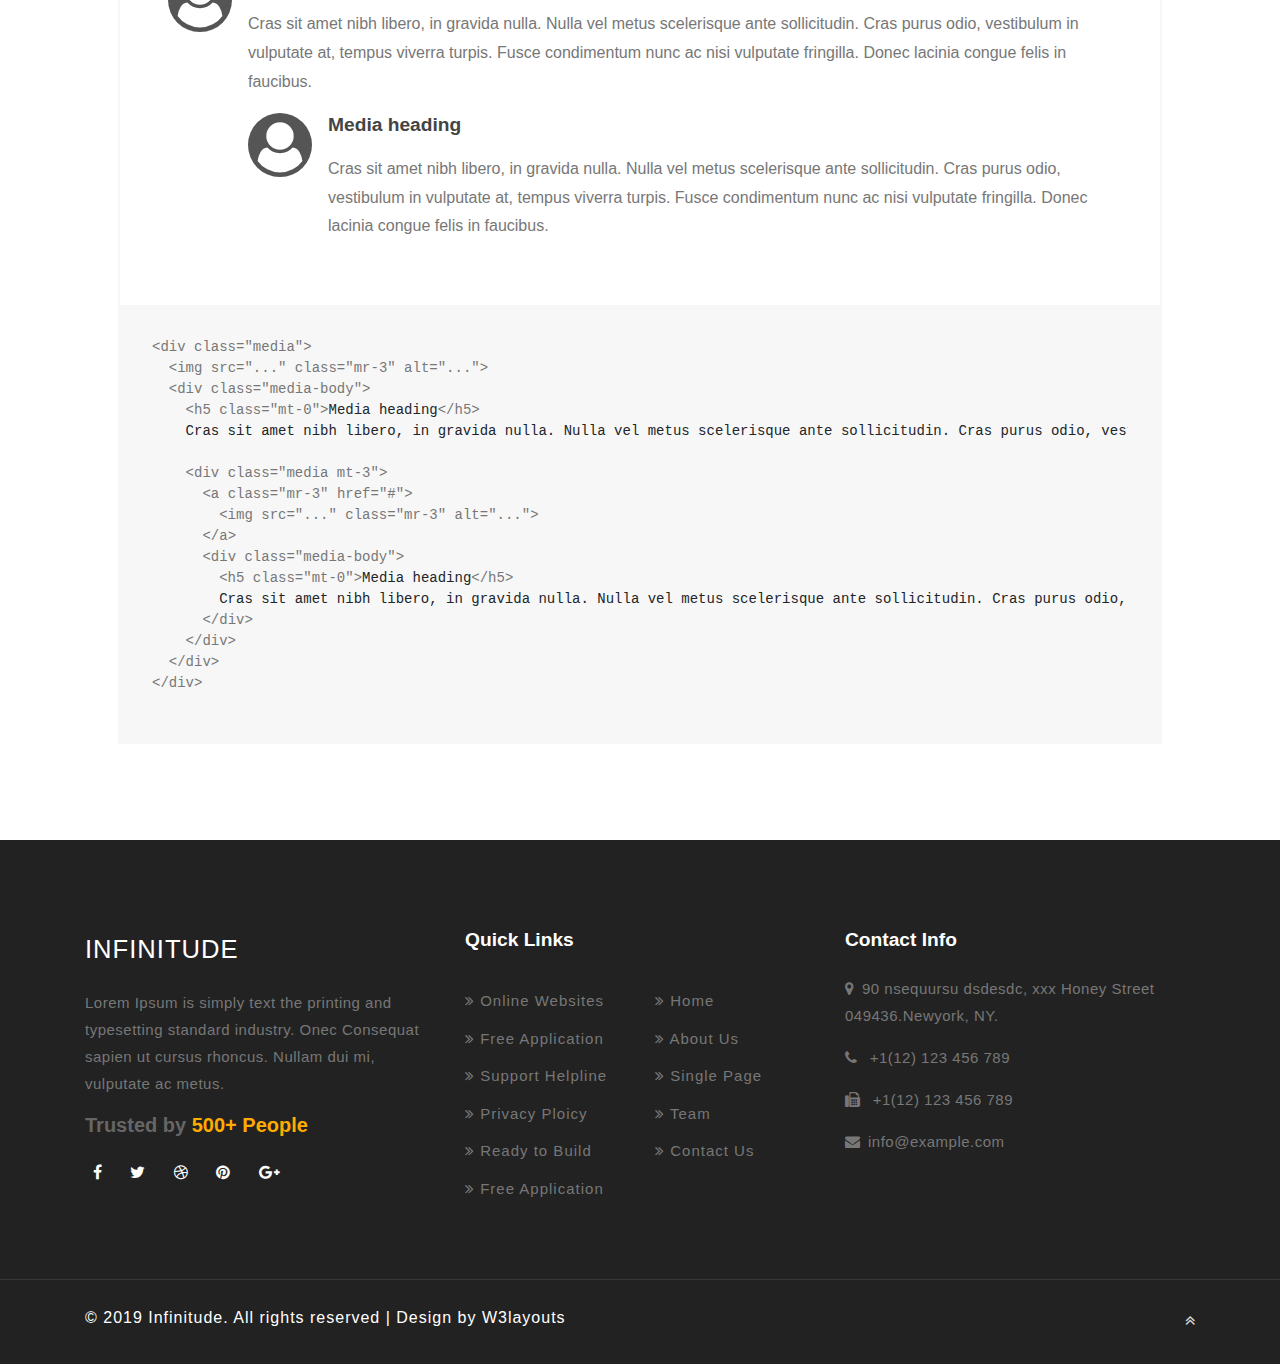
<file: typo.html>
<!DOCTYPE html>
<html lang="zxx">

<head>
    <title>Infinitude Corporate Category Bootstrap Responsive Web Template | Typography :: W3layouts</title>
    <!-- Meta tag Keywords -->
    <meta name="viewport" content="width=device-width, initial-scale=1">
    <meta charset="UTF-8" />
    <meta name="keywords" content="Infinitude Responsive web template, Bootstrap Web Templates, Flat Web Templates, Android Compatible web template, Smartphone Compatible web template, free webdesigns for Nokia, Samsung, LG, SonyEricsson, Motorola web design" />
    <script>
        addEventListener("load", function() {
            setTimeout(hideURLbar, 0);
        }, false);

        function hideURLbar() {
            window.scrollTo(0, 1);
        }

    </script>
    <!-- //Meta tag Keywords -->
    <!-- Custom-Files -->
    <link rel="stylesheet" href="css/bootstrap.css">
    <!-- Bootstrap-Core-CSS -->
    <link rel="stylesheet" href="css/style.css" type="text/css" media="all" />
    <!-- Style-CSS -->
    <!-- font-awesome-icons -->
    <link href="css/font-awesome.css" rel="stylesheet">
    <!-- //font-awesome-icons -->

</head>

<body>
    <!--/home -->
    <div id="home" class="inner-w3pvt-page">
        <div class="overlay-innerpage">
            <!--/top-nav -->
            <div class="top_w3pvt_main container">
                <!--/header -->
                <header class="nav_w3pvt text-center">
                    <!-- nav -->
                    <nav class="wthree-w3ls">
                        <div id="logo">
                            <h1> <a class="navbar-brand px-0 mx-0" href="index.html">Infinitude
                                </a>
                            </h1>
                        </div>

                        <label for="drop" class="toggle">Menu</label>
                        <input type="checkbox" id="drop" />
                        <ul class="menu mr-auto">
                            <li><a href="index.html">Home</a></li>
                            <li><a href="about.html">About</a></li>
                            <li>
                                <!-- First Tier Drop Down -->
                                <label for="drop-2" class="toggle toggle-2"> Pages<span class="fa fa-angle-down" aria-hidden="true"></span> </label>
                                <a href="#">Pages  <span class="fa fa-angle-down" aria-hidden="true"></span></a>
                                <input type="checkbox" id="drop-2" />
                                <ul>

                                    <li><a href="services.html" class="drop-text">Services</a></li>
                                    <li><a href="timeline.html" class="drop-text">Timeline</a></li>
                                    <li><a href="team.html" class="drop-text">Team</a></li>
                                    <li class="active"><a href="typo.html" class="drop-text">Typography</a></li>
                                    <li><a href="error.html" class="drop-text">404</a></li>
                                </ul>
                            </li>
                            <li><a href="index.html">Projects</a></li>
                            <li><a href="contact.html">Contact</a></li>

                            <li class="social-icons ml-lg-3"><a href="#" class="p-0 social-icon"><span class="fa fa-facebook-official" aria-hidden="true"></span>
                                    <div class="tooltip">Facebook</div>
                                </a> </li>
                            <li class="social-icons"><a href="#" class="p-0 social-icon"><span class="fa fa-twitter" aria-hidden="true"></span>
                                    <div class="tooltip">Twitter</div>
                                </a> </li>
                            <li class="social-icons"><a href="#" class="p-0 social-icon"><span class="fa fa-instagram" aria-hidden="true"></span>
                                    <div class="tooltip">Instagram</div>
                                </a> </li>
                        </ul>
                    </nav>
                    <!-- //nav -->
                </header>
                <!--//header -->

                <!--/breadcrumb-->
                <div class="inner-w3pvt-page-info">
                    <ol class="breadcrumb d-flex">
                        <li class="breadcrumb-item">
                            <a href="index.html">Home</a>
                        </li>
                        <li class="breadcrumb-item active">Typography</li>
                    </ol>

                </div>
                <!--//breadcrumb-->
            </div>
            <!-- //top-nav -->
        </div>
    </div>
    <!-- //home -->
    <!--/typo -->
    <section class="about py-5">
        <div class="container p-md-5">
            <h3 class="tittle-w3ls mb-5 text-center">Typography</h3>
            <!-- typography -->
            <div class="mt-5 typo-wthree">
                <!-- /heading -->
                <h4 class="typo mt-5">Headings</h4>

                <p class="mt-2">All HTML headings, h1 through h6, are available.</p>
                <div class="grid-bg text-left mt-5">
                    <div class="grid-inner p-5">

                        <h1>h1. Bootstrap heading</h1>
                        <h2>h2. Bootstrap heading</h2>
                        <h3>h3. Bootstrap heading</h3>
                        <h4>h4. Bootstrap heading</h4>
                        <h5>h5. Bootstrap heading</h5>
                        <h6>h6. Bootstrap heading</h6>

                        <!-- //heading -->
                    </div>
                    <div class="highlight sub-code">
                        <pre><code class="language-html" data-lang="html"><span class="nt">&lt;h1&gt;</span>h1. Bootstrap heading<span class="nt">&lt;/h1&gt;</span>
<span class="nt">&lt;h2&gt;</span>h2. Bootstrap heading<span class="nt">&lt;/h2&gt;</span>
<span class="nt">&lt;h3&gt;</span>h3. Bootstrap heading<span class="nt">&lt;/h3&gt;</span>
<span class="nt">&lt;h4&gt;</span>h4. Bootstrap heading<span class="nt">&lt;/h4&gt;</span>
<span class="nt">&lt;h5&gt;</span>h5. Bootstrap heading<span class="nt">&lt;/h5&gt;</span>
<span class="nt">&lt;h6&gt;</span>h6. Bootstrap heading<span class="nt">&lt;/h6&gt;</span></code></pre>
                    </div>
                </div>
                <h4 class="typo mt-5">Grid system</h4>
                <p class="mt-2">Use our powerful mobile-first flexbox grid to build layouts of all shapes and sizes thanks to a twelve column system, five default responsive tiers, Sass variables and mixins, and dozens of predefined classes.</p>

                <div class="grid-bg text-left mt-5">
                    <div class="grid-inner p-5">
                        <div class="container">
                            <div class="row">
                                <div class="col-sm">
                                    One of three columns
                                </div>
                                <div class="col-sm">
                                    One of three columns
                                </div>
                                <div class="col-sm">
                                    One of three columns
                                </div>
                            </div>
                        </div>
                    </div>
                    <div class="highlight sub-code">
                        <pre><code class="language-html" data-lang="html"><span class="nt">&lt;div</span> <span class="na">class=</span><span class="s">"container"</span><span class="nt">&gt;</span>
  <span class="nt">&lt;div</span> <span class="na">class=</span><span class="s">"row"</span><span class="nt">&gt;</span>
    <span class="nt">&lt;div</span> <span class="na">class=</span><span class="s">"col-sm"</span><span class="nt">&gt;</span>
      One of three columns
    <span class="nt">&lt;/div&gt;</span>
    <span class="nt">&lt;div</span> <span class="na">class=</span><span class="s">"col-sm"</span><span class="nt">&gt;</span>
      One of three columns
    <span class="nt">&lt;/div&gt;</span>
    <span class="nt">&lt;div</span> <span class="na">class=</span><span class="s">"col-sm"</span><span class="nt">&gt;</span>
      One of three columns
    <span class="nt">&lt;/div&gt;</span>
  <span class="nt">&lt;/div&gt;</span>
<span class="nt">&lt;/div&gt;</span></code></pre>
                    </div>

                </div>

                <h4 class="typo mt-5">Breadcrumb</h4>
                <p class="mt-2">Indicate the current page’s location within a navigational hierarchy that automatically adds separators via CSS.</p>

                <div class="grid-bg text-left mt-5">
                    <div class="grid-inner p-5">
                        <div class="bread-w3ls">
                            <nav aria-label="breadcrumb">
                                <ol class="breadcrumb">
                                    <li class="breadcrumb-item active" aria-current="page">Home</li>
                                </ol>
                            </nav>
                            <nav aria-label="breadcrumb">
                                <ol class="breadcrumb">
                                    <li class="breadcrumb-item"><a href="#">Home</a></li>
                                    <li class="breadcrumb-item active" aria-current="page">Library</li>
                                </ol>
                            </nav>
                            <nav aria-label="breadcrumb">
                                <ol class="breadcrumb">
                                    <li class="breadcrumb-item"><a href="#">Home</a></li>
                                    <li class="breadcrumb-item"><a href="#">Library</a></li>
                                    <li class="breadcrumb-item active" aria-current="page">Data</li>
                                </ol>
                            </nav>
                        </div>
                    </div>
                    <div class="highlight sub-code">
                        <pre><code class="language-html" data-lang="html"><span class="nt">&lt;nav</span> <span class="na">aria-label=</span><span class="s">"breadcrumb"</span><span class="nt">&gt;</span>
  <span class="nt">&lt;ol</span> <span class="na">class=</span><span class="s">"breadcrumb"</span><span class="nt">&gt;</span>
    <span class="nt">&lt;li</span> <span class="na">class=</span><span class="s">"breadcrumb-item active"</span> <span class="na">aria-current=</span><span class="s">"page"</span><span class="nt">&gt;</span>Home<span class="nt">&lt;/li&gt;</span>
  <span class="nt">&lt;/ol&gt;</span>
<span class="nt">&lt;/nav&gt;</span>

<span class="nt">&lt;nav</span> <span class="na">aria-label=</span><span class="s">"breadcrumb"</span><span class="nt">&gt;</span>
  <span class="nt">&lt;ol</span> <span class="na">class=</span><span class="s">"breadcrumb"</span><span class="nt">&gt;</span>
    <span class="nt">&lt;li</span> <span class="na">class=</span><span class="s">"breadcrumb-item"</span><span class="nt">&gt;&lt;a</span> <span class="na">href=</span><span class="s">"#"</span><span class="nt">&gt;</span>Home<span class="nt">&lt;/a&gt;&lt;/li&gt;</span>
    <span class="nt">&lt;li</span> <span class="na">class=</span><span class="s">"breadcrumb-item active"</span> <span class="na">aria-current=</span><span class="s">"page"</span><span class="nt">&gt;</span>Library<span class="nt">&lt;/li&gt;</span>
  <span class="nt">&lt;/ol&gt;</span>
<span class="nt">&lt;/nav&gt;</span>

<span class="nt">&lt;nav</span> <span class="na">aria-label=</span><span class="s">"breadcrumb"</span><span class="nt">&gt;</span>
  <span class="nt">&lt;ol</span> <span class="na">class=</span><span class="s">"breadcrumb"</span><span class="nt">&gt;</span>
    <span class="nt">&lt;li</span> <span class="na">class=</span><span class="s">"breadcrumb-item"</span><span class="nt">&gt;&lt;a</span> <span class="na">href=</span><span class="s">"#"</span><span class="nt">&gt;</span>Home<span class="nt">&lt;/a&gt;&lt;/li&gt;</span>
    <span class="nt">&lt;li</span> <span class="na">class=</span><span class="s">"breadcrumb-item"</span><span class="nt">&gt;&lt;a</span> <span class="na">href=</span><span class="s">"#"</span><span class="nt">&gt;</span>Library<span class="nt">&lt;/a&gt;&lt;/li&gt;</span>
    <span class="nt">&lt;li</span> <span class="na">class=</span><span class="s">"breadcrumb-item active"</span> <span class="na">aria-current=</span><span class="s">"page"</span><span class="nt">&gt;</span>Data<span class="nt">&lt;/li&gt;</span>
  <span class="nt">&lt;/ol&gt;</span>
<span class="nt">&lt;/nav&gt;</span></code></pre>
                    </div>

                </div>



                <h4 class="typo mt-5">Alerts</h4>
                <p class="mt-2">Provide contextual feedback messages for typical user actions with the handful of available and flexible alert messages.</p>

                <div class="grid-bg text-left mt-5">
                    <div class="grid-inner p-5">
                        <div class="alert alert-primary" role="alert">
                            A simple primary alert—check it out!
                        </div>
                        <div class="alert alert-secondary" role="alert">
                            A simple secondary alert—check it out!
                        </div>
                        <div class="alert alert-success" role="alert">
                            A simple success alert—check it out!
                        </div>
                        <div class="alert alert-danger" role="alert">
                            A simple danger alert—check it out!
                        </div>
                        <div class="alert alert-warning" role="alert">
                            A simple warning alert—check it out!
                        </div>
                        <div class="alert alert-info" role="alert">
                            A simple info alert—check it out!
                        </div>
                        <div class="alert alert-light" role="alert">
                            A simple light alert—check it out!
                        </div>
                        <div class="alert alert-dark" role="alert">
                            A simple dark alert—check it out!
                        </div>
                    </div>
                    <div class="highlight sub-code">
                        <pre><code class="language-html" data-lang="html"><span class="nt">&lt;div</span> <span class="na">class=</span><span class="s">"alert alert-primary"</span> <span class="na">role=</span><span class="s">"alert"</span><span class="nt">&gt;</span>
  A simple primary alert—check it out!
<span class="nt">&lt;/div&gt;</span>
<span class="nt">&lt;div</span> <span class="na">class=</span><span class="s">"alert alert-secondary"</span> <span class="na">role=</span><span class="s">"alert"</span><span class="nt">&gt;</span>
  A simple secondary alert—check it out!
<span class="nt">&lt;/div&gt;</span>
<span class="nt">&lt;div</span> <span class="na">class=</span><span class="s">"alert alert-success"</span> <span class="na">role=</span><span class="s">"alert"</span><span class="nt">&gt;</span>
  A simple success alert—check it out!
<span class="nt">&lt;/div&gt;</span>
<span class="nt">&lt;div</span> <span class="na">class=</span><span class="s">"alert alert-danger"</span> <span class="na">role=</span><span class="s">"alert"</span><span class="nt">&gt;</span>
  A simple danger alert—check it out!
<span class="nt">&lt;/div&gt;</span>
<span class="nt">&lt;div</span> <span class="na">class=</span><span class="s">"alert alert-warning"</span> <span class="na">role=</span><span class="s">"alert"</span><span class="nt">&gt;</span>
  A simple warning alert—check it out!
<span class="nt">&lt;/div&gt;</span>
<span class="nt">&lt;div</span> <span class="na">class=</span><span class="s">"alert alert-info"</span> <span class="na">role=</span><span class="s">"alert"</span><span class="nt">&gt;</span>
  A simple info alert—check it out!
<span class="nt">&lt;/div&gt;</span>
<span class="nt">&lt;div</span> <span class="na">class=</span><span class="s">"alert alert-light"</span> <span class="na">role=</span><span class="s">"alert"</span><span class="nt">&gt;</span>
  A simple light alert—check it out!
<span class="nt">&lt;/div&gt;</span>
<span class="nt">&lt;div</span> <span class="na">class=</span><span class="s">"alert alert-dark"</span> <span class="na">role=</span><span class="s">"alert"</span><span class="nt">&gt;</span>
  A simple dark alert—check it out!
<span class="nt">&lt;/div&gt;</span></code></pre>
                    </div>

                </div>


                <h4 class="typo mt-5">Buttons</h4>
                <p class="mt-2">Use Bootstrap’s custom button styles for actions in forms, dialogs, and more with support for multiple sizes, states, and more.</p>

                <div class="grid-bg text-left mt-5">
                    <div class="grid-inner p-5">
                        <button type="button" class="btn btn-primary">Primary</button>
                        <button type="button" class="btn btn-secondary">Secondary</button>
                        <button type="button" class="btn btn-success">Success</button>
                        <button type="button" class="btn btn-danger">Danger</button>
                        <button type="button" class="btn btn-warning">Warning</button>
                        <button type="button" class="btn btn-info">Info</button>
                        <button type="button" class="btn btn-light">Light</button>
                        <button type="button" class="btn btn-dark">Dark</button>

                        <button type="button" class="btn btn-link">Link</button>
                    </div>
                    <div class="highlight sub-code">
                        <pre><code class="language-html" data-lang="html"><span class="nt">&lt;button</span> <span class="na">type=</span><span class="s">"button"</span> <span class="na">class=</span><span class="s">"btn btn-primary"</span><span class="nt">&gt;</span>Primary<span class="nt">&lt;/button&gt;</span>
<span class="nt">&lt;button</span> <span class="na">type=</span><span class="s">"button"</span> <span class="na">class=</span><span class="s">"btn btn-secondary"</span><span class="nt">&gt;</span>Secondary<span class="nt">&lt;/button&gt;</span>
<span class="nt">&lt;button</span> <span class="na">type=</span><span class="s">"button"</span> <span class="na">class=</span><span class="s">"btn btn-success"</span><span class="nt">&gt;</span>Success<span class="nt">&lt;/button&gt;</span>
<span class="nt">&lt;button</span> <span class="na">type=</span><span class="s">"button"</span> <span class="na">class=</span><span class="s">"btn btn-danger"</span><span class="nt">&gt;</span>Danger<span class="nt">&lt;/button&gt;</span>
<span class="nt">&lt;button</span> <span class="na">type=</span><span class="s">"button"</span> <span class="na">class=</span><span class="s">"btn btn-warning"</span><span class="nt">&gt;</span>Warning<span class="nt">&lt;/button&gt;</span>
<span class="nt">&lt;button</span> <span class="na">type=</span><span class="s">"button"</span> <span class="na">class=</span><span class="s">"btn btn-info"</span><span class="nt">&gt;</span>Info<span class="nt">&lt;/button&gt;</span>
<span class="nt">&lt;button</span> <span class="na">type=</span><span class="s">"button"</span> <span class="na">class=</span><span class="s">"btn btn-light"</span><span class="nt">&gt;</span>Light<span class="nt">&lt;/button&gt;</span>
<span class="nt">&lt;button</span> <span class="na">type=</span><span class="s">"button"</span> <span class="na">class=</span><span class="s">"btn btn-dark"</span><span class="nt">&gt;</span>Dark<span class="nt">&lt;/button&gt;</span>

<span class="nt">&lt;button</span> <span class="na">type=</span><span class="s">"button"</span> <span class="na">class=</span><span class="s">"btn btn-link"</span><span class="nt">&gt;</span>Link<span class="nt">&lt;/button&gt;</span></code></pre>
                    </div>

                </div>

                <h4 class="typo mt-5">Nav</h4>
                <p class="mt-2">Documentation and examples for how to use Bootstrap’s included navigation components.</p>

                <div class="grid-bg text-left mt-5">
                    <div class="grid-inner p-5">
                        <ul class="nav">
                            <li class="nav-item">
                                <a class="nav-link active" href="#">Active</a>
                            </li>
                            <li class="nav-item">
                                <a class="nav-link" href="#">Link</a>
                            </li>
                            <li class="nav-item">
                                <a class="nav-link" href="#">Link</a>
                            </li>
                            <li class="nav-item">
                                <a class="nav-link disabled" href="#" tabindex="-1" aria-disabled="true">Disabled</a>
                            </li>
                        </ul>
                    </div>
                    <div class="highlight sub-code">
                        <pre><code class="language-html" data-lang="html"><span class="nt">&lt;ul</span> <span class="na">class=</span><span class="s">"nav"</span><span class="nt">&gt;</span>
  <span class="nt">&lt;li</span> <span class="na">class=</span><span class="s">"nav-item"</span><span class="nt">&gt;</span>
    <span class="nt">&lt;a</span> <span class="na">class=</span><span class="s">"nav-link active"</span> <span class="na">href=</span><span class="s">"#"</span><span class="nt">&gt;</span>Active<span class="nt">&lt;/a&gt;</span>
  <span class="nt">&lt;/li&gt;</span>
  <span class="nt">&lt;li</span> <span class="na">class=</span><span class="s">"nav-item"</span><span class="nt">&gt;</span>
    <span class="nt">&lt;a</span> <span class="na">class=</span><span class="s">"nav-link"</span> <span class="na">href=</span><span class="s">"#"</span><span class="nt">&gt;</span>Link<span class="nt">&lt;/a&gt;</span>
  <span class="nt">&lt;/li&gt;</span>
  <span class="nt">&lt;li</span> <span class="na">class=</span><span class="s">"nav-item"</span><span class="nt">&gt;</span>
    <span class="nt">&lt;a</span> <span class="na">class=</span><span class="s">"nav-link"</span> <span class="na">href=</span><span class="s">"#"</span><span class="nt">&gt;</span>Link<span class="nt">&lt;/a&gt;</span>
  <span class="nt">&lt;/li&gt;</span>
  <span class="nt">&lt;li</span> <span class="na">class=</span><span class="s">"nav-item"</span><span class="nt">&gt;</span>
    <span class="nt">&lt;a</span> <span class="na">class=</span><span class="s">"nav-link disabled"</span> <span class="na">href=</span><span class="s">"#"</span> <span class="na">tabindex=</span><span class="s">"-1"</span> <span class="na">aria-disabled=</span><span class="s">"true"</span><span class="nt">&gt;</span>Disabled<span class="nt">&lt;/a&gt;</span>
  <span class="nt">&lt;/li&gt;</span>
<span class="nt">&lt;/ul&gt;</span></code></pre>
                    </div>

                </div>

                <h4 class="typo mt-5">Cards</h4>
                <p class="mt-2">Bootstrap’s cards provide a flexible and extensible content container with multiple variants and options.</p>

                <div class="grid-bg text-left mt-5">
                    <div class="grid-inner p-5">
                        <div class="card" style="width: 18rem;">
                            <img src="images/banner1.jpg" alt=" " class="card-img-top img-fluid">

                            <div class="card-body">
                                <h5 class="card-title">Card title</h5>
                                <p class="card-text">Some quick example text to build on the card title and make up the bulk of the card's content.</p>
                                <a href="#" class="btn btn-primary">Go somewhere</a>
                            </div>
                        </div>
                    </div>
                    <div class="highlight sub-code">
                        <pre><code class="language-html" data-lang="html"><span class="nt">&lt;div</span> <span class="na">class=</span><span class="s">"card"</span> <span class="na">style=</span><span class="s">"width: 18rem;"</span><span class="nt">&gt;</span>
  <span class="nt">&lt;img</span> <span class="na">src=</span><span class="s">"..."</span> <span class="na">class=</span><span class="s">"card-img-top"</span> <span class="na">alt=</span><span class="s">"..."</span><span class="nt">&gt;</span>
  <span class="nt">&lt;div</span> <span class="na">class=</span><span class="s">"card-body"</span><span class="nt">&gt;</span>
    <span class="nt">&lt;h5</span> <span class="na">class=</span><span class="s">"card-title"</span><span class="nt">&gt;</span>Card title<span class="nt">&lt;/h5&gt;</span>
    <span class="nt">&lt;p</span> <span class="na">class=</span><span class="s">"card-text"</span><span class="nt">&gt;</span>Some quick example text to build on the card title and make up the bulk of the card's content.<span class="nt">&lt;/p&gt;</span>
    <span class="nt">&lt;a</span> <span class="na">href=</span><span class="s">"#"</span> <span class="na">class=</span><span class="s">"btn btn-primary"</span><span class="nt">&gt;</span>Go somewhere<span class="nt">&lt;/a&gt;</span>
  <span class="nt">&lt;/div&gt;</span>
<span class="nt">&lt;/div&gt;</span></code></pre>
                    </div>

                </div>

                <h4 class="typo mt-5">Jumbotron</h4>
                <p class="mt-2">Lightweight, flexible component for showcasing hero unit style content.</p>

                <div class="grid-bg text-left mt-5">
                    <div class="grid-inner p-5">
                        <div class="jumbotron">
                            <h1 class="display-4">Hello, world!</h1>
                            <p class="lead">This is a simple hero unit, a simple jumbotron-style component for calling extra attention to featured content or information.</p>
                            <hr class="my-4">
                            <p>It uses utility classes for typography and spacing to space content out within the larger container.</p>
                            <a class="btn btn-primary btn-lg" href="#" role="button">Learn more</a>
                        </div>
                    </div>
                    <div class="highlight sub-code">
                        <pre><code class="language-html" data-lang="html"><span class="nt">&lt;div</span> <span class="na">class=</span><span class="s">"jumbotron"</span><span class="nt">&gt;</span>
  <span class="nt">&lt;h1</span> <span class="na">class=</span><span class="s">"display-4"</span><span class="nt">&gt;</span>Hello, world!<span class="nt">&lt;/h1&gt;</span>
  <span class="nt">&lt;p</span> <span class="na">class=</span><span class="s">"lead"</span><span class="nt">&gt;</span>This is a simple hero unit, a simple jumbotron-style component for calling extra attention to featured content or information.<span class="nt">&lt;/p&gt;</span>
  <span class="nt">&lt;hr</span> <span class="na">class=</span><span class="s">"my-4"</span><span class="nt">&gt;</span>
  <span class="nt">&lt;p&gt;</span>It uses utility classes for typography and spacing to space content out within the larger container.<span class="nt">&lt;/p&gt;</span>
  <span class="nt">&lt;a</span> <span class="na">class=</span><span class="s">"btn btn-primary btn-lg"</span> <span class="na">href=</span><span class="s">"#"</span> <span class="na">role=</span><span class="s">"button"</span><span class="nt">&gt;</span>Learn more<span class="nt">&lt;/a&gt;</span>
<span class="nt">&lt;/div&gt;</span></code></pre>
                    </div>

                </div>

                <h4 class="typo mt-5">List group</h4>
                <p class="mt-2">List groups are a flexible and powerful component for displaying a series of content. Modify and extend them to support just about any content within.</p>

                <div class="grid-bg text-left mt-5">
                    <div class="grid-inner p-5">
                        <ul class="list-group">
                            <li class="list-group-item">Cras justo odio</li>
                            <li class="list-group-item">Dapibus ac facilisis in</li>
                            <li class="list-group-item">Morbi leo risus</li>
                            <li class="list-group-item">Porta ac consectetur ac</li>
                            <li class="list-group-item">Vestibulum at eros</li>
                        </ul>
                    </div>
                    <div class="highlight sub-code">
                        <pre><code class="language-html" data-lang="html"><span class="nt">&lt;ul</span> <span class="na">class=</span><span class="s">"list-group"</span><span class="nt">&gt;</span>
  <span class="nt">&lt;li</span> <span class="na">class=</span><span class="s">"list-group-item"</span><span class="nt">&gt;</span>Cras justo odio<span class="nt">&lt;/li&gt;</span>
  <span class="nt">&lt;li</span> <span class="na">class=</span><span class="s">"list-group-item"</span><span class="nt">&gt;</span>Dapibus ac facilisis in<span class="nt">&lt;/li&gt;</span>
  <span class="nt">&lt;li</span> <span class="na">class=</span><span class="s">"list-group-item"</span><span class="nt">&gt;</span>Morbi leo risus<span class="nt">&lt;/li&gt;</span>
  <span class="nt">&lt;li</span> <span class="na">class=</span><span class="s">"list-group-item"</span><span class="nt">&gt;</span>Porta ac consectetur ac<span class="nt">&lt;/li&gt;</span>
  <span class="nt">&lt;li</span> <span class="na">class=</span><span class="s">"list-group-item"</span><span class="nt">&gt;</span>Vestibulum at eros<span class="nt">&lt;/li&gt;</span>
<span class="nt">&lt;/ul&gt;</span></code></pre>
                    </div>

                </div>


                <h4 class="typo mt-5">Border-radius</h4>
                <p class="mt-2">Add classes to an element to easily round its corners.</p>

                <div class="grid-bg text-left mt-5">
                    <div class="grid-inner p-5">
                        <img src="images/example.jpg" alt=" " class="rounded img-fluid">
                        <img src="images/example.jpg" alt=" " class="rounded-top img-fluid">
                        <img src="images/example.jpg" alt=" " class="rounded-right img-fluid">
                        <img src="images/example.jpg" alt=" " class="rounded-bottom img-fluid">
                        <img src="images/example.jpg" alt=" " class="rounded-left img-fluid">
                        <img src="images/example.jpg" alt=" " class="rounded-circle img-fluid">
                        <img src="images/example.jpg" alt=" " class="rounded-pill img-fluid">
                        <img src="images/example.jpg" alt=" " class="rounded-0 img-fluid">
                    </div>
                    <div class="highlight sub-code">
                        <pre><code class="language-html" data-lang="html"><span class="nt">&lt;img</span> <span class="na">src=</span><span class="s">"..."</span> <span class="na">alt=</span><span class="s">"..."</span> <span class="na">class=</span><span class="s">"rounded"</span><span class="nt">&gt;</span>
<span class="nt">&lt;img</span> <span class="na">src=</span><span class="s">"..."</span> <span class="na">alt=</span><span class="s">"..."</span> <span class="na">class=</span><span class="s">"rounded-top"</span><span class="nt">&gt;</span>
<span class="nt">&lt;img</span> <span class="na">src=</span><span class="s">"..."</span> <span class="na">alt=</span><span class="s">"..."</span> <span class="na">class=</span><span class="s">"rounded-right"</span><span class="nt">&gt;</span>
<span class="nt">&lt;img</span> <span class="na">src=</span><span class="s">"..."</span> <span class="na">alt=</span><span class="s">"..."</span> <span class="na">class=</span><span class="s">"rounded-bottom"</span><span class="nt">&gt;</span>
<span class="nt">&lt;img</span> <span class="na">src=</span><span class="s">"..."</span> <span class="na">alt=</span><span class="s">"..."</span> <span class="na">class=</span><span class="s">"rounded-left"</span><span class="nt">&gt;</span>
<span class="nt">&lt;img</span> <span class="na">src=</span><span class="s">"..."</span> <span class="na">alt=</span><span class="s">"..."</span> <span class="na">class=</span><span class="s">"rounded-circle"</span><span class="nt">&gt;</span>
<span class="nt">&lt;img</span> <span class="na">src=</span><span class="s">"..."</span> <span class="na">alt=</span><span class="s">"..."</span> <span class="na">class=</span><span class="s">"rounded-pill"</span><span class="nt">&gt;</span>
<span class="nt">&lt;img</span> <span class="na">src=</span><span class="s">"..."</span> <span class="na">alt=</span><span class="s">"..."</span> <span class="na">class=</span><span class="s">"rounded-0"</span><span class="nt">&gt;</span></code></pre>
                    </div>

                </div>


                <h4 class="typo mt-5">Forms</h4>
                <p class="mt-2">Examples and usage guidelines for form control styles, layout options, and custom components for creating a wide variety of forms..</p>

                <div class="grid-bg text-left mt-5">
                    <div class="grid-inner p-5">
                        <form>
                            <div class="form-group">
                                <label for="exampleInputEmail1">Email address</label>
                                <input type="email" class="form-control" id="exampleInputEmail1" aria-describedby="emailHelp" placeholder="Enter email">
                                <small id="emailHelp" class="form-text text-muted">We'll never share your email with anyone else.</small>
                            </div>
                            <div class="form-group">
                                <label for="exampleInputPassword1">Password</label>
                                <input type="password" class="form-control" id="exampleInputPassword1" placeholder="Password">
                            </div>
                            <div class="form-group form-check">
                                <input type="checkbox" class="form-check-input" id="exampleCheck1">
                                <label class="form-check-label" for="exampleCheck1">Check me out</label>
                            </div>
                            <button type="submit" class="btn btn-primary">Submit</button>
                        </form>
                    </div>
                    <div class="highlight sub-code">
                        <pre><code class="language-html" data-lang="html"><span class="nt">&lt;form&gt;</span>
  <span class="nt">&lt;div</span> <span class="na">class=</span><span class="s">"form-group"</span><span class="nt">&gt;</span>
    <span class="nt">&lt;label</span> <span class="na">for=</span><span class="s">"exampleInputEmail1"</span><span class="nt">&gt;</span>Email address<span class="nt">&lt;/label&gt;</span>
    <span class="nt">&lt;input</span> <span class="na">type=</span><span class="s">"email"</span> <span class="na">class=</span><span class="s">"form-control"</span> <span class="na">id=</span><span class="s">"exampleInputEmail1"</span> <span class="na">aria-describedby=</span><span class="s">"emailHelp"</span> <span class="na">placeholder=</span><span class="s">"Enter email"</span><span class="nt">&gt;</span>
    <span class="nt">&lt;small</span> <span class="na">id=</span><span class="s">"emailHelp"</span> <span class="na">class=</span><span class="s">"form-text text-muted"</span><span class="nt">&gt;</span>We'll never share your email with anyone else.<span class="nt">&lt;/small&gt;</span>
  <span class="nt">&lt;/div&gt;</span>
  <span class="nt">&lt;div</span> <span class="na">class=</span><span class="s">"form-group"</span><span class="nt">&gt;</span>
    <span class="nt">&lt;label</span> <span class="na">for=</span><span class="s">"exampleInputPassword1"</span><span class="nt">&gt;</span>Password<span class="nt">&lt;/label&gt;</span>
    <span class="nt">&lt;input</span> <span class="na">type=</span><span class="s">"password"</span> <span class="na">class=</span><span class="s">"form-control"</span> <span class="na">id=</span><span class="s">"exampleInputPassword1"</span> <span class="na">placeholder=</span><span class="s">"Password"</span><span class="nt">&gt;</span>
  <span class="nt">&lt;/div&gt;</span>
  <span class="nt">&lt;div</span> <span class="na">class=</span><span class="s">"form-group form-check"</span><span class="nt">&gt;</span>
    <span class="nt">&lt;input</span> <span class="na">type=</span><span class="s">"checkbox"</span> <span class="na">class=</span><span class="s">"form-check-input"</span> <span class="na">id=</span><span class="s">"exampleCheck1"</span><span class="nt">&gt;</span>
    <span class="nt">&lt;label</span> <span class="na">class=</span><span class="s">"form-check-label"</span> <span class="na">for=</span><span class="s">"exampleCheck1"</span><span class="nt">&gt;</span>Check me out<span class="nt">&lt;/label&gt;</span>
  <span class="nt">&lt;/div&gt;</span>
  <span class="nt">&lt;button</span> <span class="na">type=</span><span class="s">"submit"</span> <span class="na">class=</span><span class="s">"btn btn-primary"</span><span class="nt">&gt;</span>Submit<span class="nt">&lt;/button&gt;</span>
<span class="nt">&lt;/form&gt;</span></code></pre>
                    </div>

                </div>


                <h4 class="typo mt-5">Nesting Media object</h4>
                <p class="mt-2">Media objects can be infinitely nested, though we suggest you stop at some point. Place nested .media within the .media-body of a parent media object.</p>

                <div class="grid-bg text-left mt-5">
                    <div class="grid-inner p-5">
                        <div class="media">
                            <a class="mr-3" href="#">
                                <span class="fa fa-user-circle" aria-hidden="true"></span>
                            </a>
                            <div class="media-body">
                                <h5 class="mt-0">Media heading</h5>
                                <p>Cras sit amet nibh libero, in gravida nulla. Nulla vel metus scelerisque ante sollicitudin. Cras purus odio, vestibulum in vulputate at, tempus viverra turpis. Fusce condimentum nunc ac nisi vulputate fringilla. Donec lacinia congue felis in faucibus.</p>

                                <div class="media mt-3">
                                    <a class="mr-3" href="#">
                                        <span class="fa fa-user-circle" aria-hidden="true"></span>
                                    </a>
                                    <div class="media-body">
                                        <h5 class="mt-0">Media heading</h5>
                                        <p> Cras sit amet nibh libero, in gravida nulla. Nulla vel metus scelerisque ante sollicitudin. Cras purus odio, vestibulum in vulputate at, tempus viverra turpis. Fusce condimentum nunc ac nisi vulputate fringilla. Donec lacinia congue felis in faucibus.</p>
                                    </div>
                                </div>
                            </div>
                        </div>
                    </div>
                    <div class="highlight sub-code">
                        <pre><code class="language-html" data-lang="html"><span class="nt">&lt;div</span> <span class="na">class=</span><span class="s">"media"</span><span class="nt">&gt;</span>
  <span class="nt">&lt;img</span> <span class="na">src=</span><span class="s">"..."</span> <span class="na">class=</span><span class="s">"mr-3"</span> <span class="na">alt=</span><span class="s">"..."</span><span class="nt">&gt;</span>
  <span class="nt">&lt;div</span> <span class="na">class=</span><span class="s">"media-body"</span><span class="nt">&gt;</span>
    <span class="nt">&lt;h5</span> <span class="na">class=</span><span class="s">"mt-0"</span><span class="nt">&gt;</span>Media heading<span class="nt">&lt;/h5&gt;</span>
    Cras sit amet nibh libero, in gravida nulla. Nulla vel metus scelerisque ante sollicitudin. Cras purus odio, vestibulum in vulputate at, tempus viverra turpis. Fusce condimentum nunc ac nisi vulputate fringilla. Donec lacinia congue felis in faucibus.

    <span class="nt">&lt;div</span> <span class="na">class=</span><span class="s">"media mt-3"</span><span class="nt">&gt;</span>
      <span class="nt">&lt;a</span> <span class="na">class=</span><span class="s">"mr-3"</span> <span class="na">href=</span><span class="s">"#"</span><span class="nt">&gt;</span>
        <span class="nt">&lt;img</span> <span class="na">src=</span><span class="s">"..."</span> <span class="na">class=</span><span class="s">"mr-3"</span> <span class="na">alt=</span><span class="s">"..."</span><span class="nt">&gt;</span>
      <span class="nt">&lt;/a&gt;</span>
      <span class="nt">&lt;div</span> <span class="na">class=</span><span class="s">"media-body"</span><span class="nt">&gt;</span>
        <span class="nt">&lt;h5</span> <span class="na">class=</span><span class="s">"mt-0"</span><span class="nt">&gt;</span>Media heading<span class="nt">&lt;/h5&gt;</span>
        Cras sit amet nibh libero, in gravida nulla. Nulla vel metus scelerisque ante sollicitudin. Cras purus odio, vestibulum in vulputate at, tempus viverra turpis. Fusce condimentum nunc ac nisi vulputate fringilla. Donec lacinia congue felis in faucibus.
      <span class="nt">&lt;/div&gt;</span>
    <span class="nt">&lt;/div&gt;</span>
  <span class="nt">&lt;/div&gt;</span>
<span class="nt">&lt;/div&gt;</span></code></pre>
                    </div>

                </div>


            </div>


            <!-- //typography -->


        </div>
    </section>
    <!--//typo -->

    <!-- footer -->
    <footer class="py-lg-5 py-4">
        <div class="container py-sm-3">
            <div class="row footer-grids">
                <div class="col-lg-4 mt-4">

                    <h2> <a class="navbar-brand px-0 mx-0 mb-4" href="index.html">Infinitude
                        </a>
                    </h2>
                    <p class="mb-3">Lorem Ipsum is simply text the printing and typesetting standard industry. Onec Consequat sapien ut cursus rhoncus. Nullam dui mi, vulputate ac metus.</p>
                    <h5>Trusted by <span>500+ People</span> </h5>
                    <div class="icon-social mt-4">
                        <a href="#" class="button-footr">
                            <span class="fa mx-2 fa-facebook"></span>
                        </a>
                        <a href="#" class="button-footr">
                            <span class="fa mx-2 fa-twitter"></span>
                        </a>
                        <a href="#" class="button-footr">
                            <span class="fa mx-2 fa-dribbble"></span>
                        </a>
                        <a href="#" class="button-footr">
                            <span class="fa mx-2 fa-pinterest"></span>
                        </a>
                        <a href="#" class="button-footr">
                            <span class="fa mx-2 fa-google-plus"></span>
                        </a>

                    </div>
                </div>
                <div class="col-lg-4 mt-4">
                    <h4 class="mb-4">Quick Links</h4>
                    <div class="links-wthree d-flex">
                        <ul class="list-info-wthree">
                            <li><a href="#"><span class="fa fa-angle-double-right" aria-hidden="true"></span> Online Websites</a></li>
                            <li><a href="#"><span class="fa fa-angle-double-right" aria-hidden="true"></span> Free Application</a></li>
                            <li><a href="#"><span class="fa fa-angle-double-right" aria-hidden="true"></span> Support Helpline</a></li>
                            <li><a href="#"><span class="fa fa-angle-double-right" aria-hidden="true"></span> Privacy Ploicy</a></li>
                            <li><a href="#"><span class="fa fa-angle-double-right" aria-hidden="true"></span> Ready to Build</a></li>
                            <li><a href="#"><span class="fa fa-angle-double-right" aria-hidden="true"></span> Free Application</a></li>
                        </ul>
                        <ul class="list-info-wthree ml-5">
                            <li>
                                <a href="index.html"><span class="fa fa-angle-double-right" aria-hidden="true"></span>
                                    Home
                                </a>
                            </li>
                            <li>
                                <a href="about.html"><span class="fa fa-angle-double-right" aria-hidden="true"></span>
                                    About Us
                                </a>
                            </li>
                            <li>
                                <a href="single.html"><span class="fa fa-angle-double-right" aria-hidden="true"></span>
                                    Single Page
                                </a>
                            </li>
                            <li>
                                <a href="team.html"><span class="fa fa-angle-double-right" aria-hidden="true"></span>
                                    Team
                                </a>
                            </li>
                            <li>
                                <a href="contact.html"><span class="fa fa-angle-double-right" aria-hidden="true"></span>
                                    Contact Us
                                </a>
                            </li>
                        </ul>
                    </div>
                </div>
                <div class="col-lg-4 mt-4 ad-info">
                    <h4 class="mb-4">Contact Info</h4>
                    <p><span class="fa fa-map-marker"></span>90 nsequursu dsdesdc,
                        xxx Honey Street 049436.<span>Newyork, NY.</span></p>
                    <p class="phone"><span class="fa fa-phone"></span> +1(12) 123 456 789 </p>
                    <p class="phone"><span class="fa fa-fax"></span> +1(12) 123 456 789 </p>
                    <p><span class="fa fa-envelope"></span><a href="mailto:info@example.com">info@example.com</a></p>
                </div>

            </div>
        </div>
    </footer>
    <!-- //footer -->
    <!-- copyright -->
    <div class="copy_right p-3 d-flex">
        <div class="container">
            <div class="row d-flex">
                <div class="col-lg-9 copy_w3pvt">
                    <p class="text-lg-left text-center">© 2019 Infinitude. All rights reserved | Design by
                        <a href="http://w3layouts.com/" target="_blank">W3layouts</a></p>

                </div>
                <!-- move top -->
                <div class="col-lg-3 move-top text-lg-right text-center">
                    <a href="#home" class="move-top">
                        <span class="fa fa-angle-double-up mt-3" aria-hidden="true"></span>
                    </a>
                </div>
                <!-- move top -->
            </div>
        </div>

    </div>
    <!-- //copyright -->

</body>

</html>
</file>
<file: css/style.css>
html,
body {
    margin: 0;
    font-size: 100%;
    background: #fff;
    scroll-behavior: smooth;
}

body a {
    text-decoration: none;
}

html {

    font-family: -apple-system, BlinkMacSystemFont, "Segoe UI", Roboto, Helvetica, Arial, sans-serif, "Apple Color Emoji", "Segoe UI Emoji", "Segoe UI Symbol";

}

a:hover {
    text-decoration: none;
}

input[type="button"]:hover,
input[type="submit"]:hover {
    transition: .5s ease-in;
    -webkit-transition: .5s ease-in;
    -moz-transition: .5s ease-in;
    -o-transition: .5s ease-in;
    -ms-transition: .5s ease-in;
}

h1,
h2,
h3,
h4,
h5,
h6 {
    margin: 0;
    font-weight: 600;
}

p {
    font-size: 1em;
    color: #777;
    line-height: 1.8em;
}

ul {
    margin: 0;
    padding: 0;
}

body img {
    border-radius: 4px;
    -webkit-border-radius: 4px;
    -moz-border-radius: 4px;
    -o-border-radius: 4px;
    -ms-border-radius: 4px;
}

/* navigation */

.toggle,
[id^=drop] {
    display: none;
}

/* Giving a background-color to the nav container. */

nav {
    margin: 0;
    padding: 0;
}

a.navbar-brand {
    font-size: 0.8em;
    font-weight: 100;
    letter-spacing: 1px;
    line-height: 0.8em;
    text-transform: uppercase;
    color: #fff;
}

#logo a {
    float: left;
    display: initial;
}

#logo a img {
    height: 30px;
}

/* Since we'll have the "ul li" "float:left"
 * we need to add a clear after the container. */

nav:after {
    content: "";
    display: table;
    clear: both;
}

/* Removing padding, margin and "list-style" from the "ul",
 * and adding "position:reltive" */

nav ul {
    float: right;
    padding: 0;
    margin: 0;
    list-style: none;
    position: relative;
}

ul.menu {
    margin-top: 0.4em;
}

/* Positioning the navigation items inline */

nav ul li {
    margin: 0px;
    display: inline-block;
}

/* Styling the links */

nav a {
    color: #fff;
    font-size: 13px;
    letter-spacing: 1px;
    padding: 0 14px;
    font-weight: 600;
    margin: 0 0.5em;
    text-transform: uppercase;
}


nav ul li ul li:hover {
    background: #f8f9fa;
}

li.log-vj a {
    display: inline-block;
}

li.social-icons a span {
    margin: 0 3px;
    font-size: 1.4em;
}

/* Background color change on Hover */

.menu li a:hover {
    color: #feac00;
}

.menu li.active a {
    color: #feac00;
}

/* Hide Dropdowns by Default
 * and giving it a position of absolute */

nav ul ul {
    display: none;
    position: absolute;
    /* has to be the same number as the "line-height" of "nav a" */
    top: 25px;
    padding: 10px;
    background: #fff;
    padding: 10px;
    z-index: 999;
    border: 1px solid #ddd;
    left: 165px;
    text-align: left;
}

/* Display Dropdowns on Hover */

nav ul li:hover>ul {
    display: inherit;
}

/* Fisrt Tier Dropdown */

nav ul ul li {
    width: 170px;
    float: none;
    display: list-item;
    position: relative;
}

nav ul ul li a {
    color: #333;
    padding: 5px 10px;
    display: block;
}

/* Second, Third and more Tiers	
 * We move the 2nd and 3rd etc tier dropdowns to the left
 * by the amount of the width of the first tier.
*/

nav ul ul ul li {
    position: relative;
    top: -60px;
    /* has to be the same number as the "width" of "nav ul ul li" */
    left: 170px;
}


/* Change ' +' in order to change the Dropdown symbol */

li>a:only-child:after {
    content: '';
}

/* Media Queries
--------------------------------------------- */

@media all and (max-width:992px) {

    #logo {
        display: block;
        padding: 0;
        width: 100%;
        text-align: center;
        float: none;
    }

    nav {
        margin: 0;
    }

    /* Hide the navigation menu by default */
    /* Also hide the  */
    .toggle+a,
    .menu {
        display: none;
    }

    /* Stylinf the toggle lable */
    .toggle {
        display: block;
        padding: 7px 20px;
        font-size: 14px;
        text-decoration: none;
        border: none;
        float: right;
        background-color: #212529;
        color: #fff;
        cursor: pointer !important;
        margin-bottom: 0;
        text-transform: uppercase;
        margin-top: 0em;
    }

    .menu .toggle {
        float: none;
        text-align: left;
        margin: auto;
        width: 80%;
        padding: 5px;
        font-weight: normal;
        font-size: 16px;
        letter-spacing: 1px;
    }

    .toggle:hover {
        color: #333;
        background-color: #fff;
    }

    /* Display Dropdown when clicked on Parent Lable */
    [id^=drop]:checked+ul {
        display: block;
        background: rgba(16, 16, 16, 0.85);
        padding: 15px 0;
        text-align: left;
        width: 100%;
        z-index: 99999;
        border: none;
    }

    /* Change menu item's width to 100% */
    nav ul li {
        display: block;
        width: 100%;
        padding: 5px 0;
    }

    nav a:hover,
    nav ul ul ul a {
        background-color: transparent;
    }

    nav ul li ul li .toggle,
    nav ul ul a,
    nav ul ul ul a {
        padding: 14px 20px;
        color: #FFF;
        font-size: 17px;
    }

    label.toggle.toggle-2 {
        width: 94%;
        font-size: 13px;
    }

    nav ul li ul li .toggle,
    nav ul ul a {
        background-color: #343a40;
    }

    /* Hide Dropdowns by Default */
    nav ul ul {
        float: none;
        position: static;
        color: #ffffff;
        /* has to be the same number as the "line-height" of "nav a" */
        text-align: left;
    }

    /* Hide menus on hover */
    nav ul ul li:hover>ul,
    nav ul li:hover>ul {
        display: none;
    }

    nav ul {
        margin-left: 0em;
    }

    /* Fisrt Tier Dropdown */
    nav ul ul li {
        display: block;
        width: 100%;
        padding: 0;
    }

    nav ul ul ul li {
        position: static;
        /* has to be the same number as the "width" of "nav ul ul li" */
    }

    nav ul ul li a {
        color: #fff;
        font-size: 0.8em;
    }

    nav ul li ul li:hover {
        background: none;
    }

    nav ul li.social-icons {
        display: inline-block;
        float: left;
        width: 32.3%;
        margin: 0 auto;
        text-align: center;
    }

    .tooltip {
        top: 0;
        left: 50%;
        padding: 0.2rem 0.5rem;
    }
}

@media all and (max-width: 330px) {

    nav ul li {
        display: block;
        width: 94%;
    }

}

/* header */


/* banner */
.top_w3pvt_main {
    position: relative;
    z-index: 1;
}

.nav_w3pvt {
    position: absolute;
    left: 0;
    right: 0;
    z-index: 99;
    margin: 0 auto;
    background: transparent;
    margin-top: 1.2em;
}

/* banner-hny-info */
.banner-hny-info {
    padding: 14em 0 14em;
    margin: 0 auto;
    position: absolute;
    top: 0;
    left: 0;
    right: 0;
}

/* banner slider */


#homepage-slider {
    position: relative;
}

.radio {
    display: none;
}

.images {
    overflow: hidden;
    top: 0;
    bottom: 0;
    left: 0;
    right: 0;
    width: 100%;
}

.images-inner {
    width: 500%;
    transition: all 800ms cubic-bezier(0.770, 0.000, 0.175, 1.000);
    transition-timing-function: cubic-bezier(0.770, 0.000, 0.175, 1.000);
}

.image-slide {
    width: 20%;
    float: left;
}

.image-slide,
.fake-radio,
.radio-btn {
    transition: all 0.5s ease-out;
}

.fake-radio {
    text-align: center;
    position: absolute;
    bottom: 5%;
    right: 2%;
    z-index: 9;
}

/* Move slides overflowed container */
#slide1:checked~.images .images-inner {
    margin-left: 0;
}

#slide2:checked~.images .images-inner {
    margin-left: -100%;
}

#slide3:checked~.images .images-inner {
    margin-left: -200%;
}

/* Color of bullets */
#slide1:checked~div .fake-radio .radio-btn:nth-child(1),
#slide2:checked~div .fake-radio .radio-btn:nth-child(2),
#slide3:checked~div .fake-radio .radio-btn:nth-child(3) {
    background: #feac00;
}

.radio-btn {
    width: 10px;
    height: 10px;
    -webkit-border-radius: 5px;
    -o-border-radius: 5px;
    -ms-border-radius: 5px;
    -moz-border-radius: 5px;
    border-radius: 5px;
    background: #fff;
    display: inline-block !important;
    margin: 0 5px;
    cursor: pointer;
}

/* Color of bullets - END */

/* Text of slides */
#slide1:checked~.labels .label:nth-child(1),
#slide2:checked~.labels .label:nth-child(2),
#slide3:checked~.labels .label:nth-child(3) {
    opacity: 1;
}

.label {
    opacity: 0;
    position: absolute;
}

/* Text of slides - END */

/* Calculate AUTOPLAY for BULLETS */
@keyframes bullet {

    0%,
    33.32333333333334% {
        background: #feac00;
    }

    33.333333333333336%,
    100% {
        background: #fff;
    }
}

#play1:checked~div .fake-radio .radio-btn:nth-child(1) {
    animation: bullet 12300ms infinite -1000ms;
}

#play1:checked~div .fake-radio .radio-btn:nth-child(2) {
    animation: bullet 12300ms infinite 3100ms;
}

#play1:checked~div .fake-radio .radio-btn:nth-child(3) {
    animation: bullet 12300ms infinite 7200ms;
}

/* Calculate AUTOPLAY for BULLETS - END */

/* Calculate AUTOPLAY for SLIDES */
@keyframes slide {

    0%,
    25.203252032520325% {
        margin-left: 0;
    }

    33.333333333333336%,
    58.53658536585366% {
        margin-left: -100%;
    }

    66.66666666666667%,
    91.869918699187% {
        margin-left: -200%;
    }
}

.st-slider>#play1:checked~.images .images-inner {
    animation: slide 12300ms infinite;
}

/* Calculate AUTOPLAY for SLIDES - END */
/* //banner slider */

/* background images for banner */
.banner-w3pvt-1 {
    background: url(../images/banner4.jpg) no-repeat top;
    background-size: cover;
    -webkit-background-size: cover;
    -moz-background-size: cover;
    -o-background-size: cover;
    -ms-background-size: cover;
    min-height: 800px;
}

.banner-w3pvt-2 {
    background: url(../images/banner2.jpg) no-repeat center;
    background-size: cover;
    -webkit-background-size: cover;
    -moz-background-size: cover;
    -o-background-size: cover;
    -ms-background-size: cover;
    min-height: 800px;
}

.banner-w3pvt-3 {
    background: url(../images/banner3.jpg) no-repeat center;
    background-size: cover;
    -webkit-background-size: cover;
    -moz-background-size: cover;
    -o-background-size: cover;
    -ms-background-size: cover;
    min-height: 800px;
}

.overlay-w3ls {
    background: rgba(0, 0, 0, 0.55);
    min-height: 800px;
}

.images-inner {
    position: relative;
}

.banner-hny-info h3 {
    font-size: 4em;
    font-weight: 700;
    letter-spacing: 2px;
    text-shadow: 0 1px 2px rgba(0, 0, 0, .6);
    text-align: center;
    color: #fff;
}

.btn {
    border: 2px solid #fff;
    padding: 11px 30px;
    color: #fff;
    font-size: 16px;
    letter-spacing: 1px;
    text-transform: capitalize;
    display: inline-block;

}

.btn:hover {
    background: #feac00;
    border: 2px solid #feac00;
    color: #333;
    transition: .5s ease-in;
    -webkit-transition: .5s ease-in;
    -moz-transition: .5s ease-in;
    -o-transition: .5s ease-in;
    -ms-transition: .5s ease-in;
}

.btn.more {
    background: #feac00;
    border: 2px solid #feac00;
    color: #222;
}

.btn.more.black:hover {
    background: #212529;
    border: 2px solid #212529;
    color: #feac00;
}

.wthree-w3ls {
    border-bottom: 1px solid rgba(221, 221, 221, 0.25);
    padding-bottom: 1em;
}



/* Color Variables */
/* Social Icon Mixin */
/* Social Icons */
.social-icon {
    display: flex;
    align-items: center;
    justify-content: center;
    position: relative;
    /* width: 80px; */
    /* height: 80px; */
    /* margin: 0 0.5rem; */
    /* border-radius: 50%; */
    cursor: pointer;
    /* font-family: "Helvetica Neue", "Helvetica", "Arial", sans-serif; */
    /* font-size: 2.5rem; */
    text-decoration: none;
    text-shadow: 0 1px 0 rgba(0, 0, 0, 0.2);
    transition: all 0.15s ease;
}

.social-icon:hover {
    color: #fff;
}

.social-icon:hover .tooltip {
    visibility: visible;
    opacity: 1;
    -webkit-transform: translate(-50%, -150%);
    transform: translate(-50%, -150%);
}

.social-icon:active {
    box-shadow: 0px 1px 3px rgba(0, 0, 0, 0.5) inset;
}

.social-icon {
    background: linear-gradient(tint(#000, 5%), shade(#000, 5%));
    border-bottom: 1px solid shade(#000, 20%);
    color: tint(#000, 50%);
}

.social-icon:hover {
    color: tint(#000, 80%);
    text-shadow: 0px 1px 0px shade(#000, 20%);
}

.social-icon .tooltip {
    background: #fff;
    background: linear-gradient(tint(#000, 15%), #000);
    color: tint(#000, 80%);
}

.social-icon .tooltip:after {
    border-top-color: #fff;
}

.social-icon span {
    position: relative;
    top: 1px;
}

/* Tooltips */
.tooltip {
    display: block;
    position: absolute;
    top: 45%;
    left: 50%;
    padding: 0.2rem 1rem;
    border-radius: 0px;
    font-size: 0.8rem;
    font-weight: 600;
    opacity: 0;
    pointer-events: none;
    -webkit-transform: translate(-50%, -100%);
    transform: translate(-50%, -100%);
    transition: all 0.3s ease;
    z-index: 1;
    color: #000;
    letter-spacing: 1px;
}

.tooltip:after {
    display: block;
    position: absolute;
    bottom: 0;
    left: 50%;
    width: 0;
    height: 0;
    content: "";
    border: solid;
    border-width: 6px 6px 0 6px;
    border-color: transparent;
    -webkit-transform: translate(-50%, 100%);
    transform: translate(-50%, 100%);
}

/* //background images for banner */

/* /stats */
h5.counter {
    color: #fff;
    font-size: 2em;
    font-weight: 700;
    margin: 0;
}

p.para-w3pvt {
    color: #fff;
    font-size: 1.4em;
    margin-left: 1em;
    font-weight: 300;
}

.hny-stats-inf {
    margin: 7em auto 0;
    width: 50%;
    text-align: center;
}

/* //stats */
/* //banner text */

.banner_bottom {
    background: #f7f7f7;
}


p.sub-tittle {
    font-size: 1.1em;
    font-weight: 400;
    color: #555;
}

.pink {
    color: #feac00;
}

h3.tittle-w3ls,
h3.tittle-w3ls.two {
    color: #1b1b1b;
    font-size: 2.5em;
    font-weight: 700;
    text-shadow: 0 2px 12px rgba(0, 0, 0, 0.05);
}

h3.tittle-w3ls.two {
    color: #fff;
}

/*--/about--*/
.banner_bottom_left h4 {
    font-size: 1.5em;
    color: #3c3c3c;
    letter-spacing: 1px;
    position: relative;
    font-weight: 600;
    line-height: 1.6em;
    margin-bottom: 0.3em;
    text-shadow: 0 1px 2px rgba(0, 0, 0, 0.05);
}

/*--/features--*/
.features-w3pvt-main {
    border-top: 1px solid #ddd;
    margin-top: 3em;
    padding-top: 4em;
}

.icon_left_grid {
    text-align: center;
}

.featured_grid_right_info h4 {
    font-size: 1.2em;
    margin-bottom: .7em;
    font-weight: 600;
    color: #222222;
    letter-spacing: 1px;
}

.icon_left_grid span {
    font-size: 2em;
    color: #ffc107;
    margin-top: 0.1em;
}

/*--//features--*/
.services {
    background: url(../images/banner4.jpg) no-repeat top;
    background-size: cover;
    -webkit-background-size: cover;
    -moz-background-size: cover;
    -o-background-size: cover;
    -ms-background-size: cover;
}

.over-lay-blue {
    background: rgba(10, 10, 10, 0.67);
}

.services-grid-inf h4,
.services-grid-inf span,
.services-grid-inf .link-hny,
.services-innfo p.sub-tittle {
    color: #fff;
}

.services-grid-inf p {
    color: #d5d7d8;
}

.services-grid-inf span {
    line-height: 40px;
}

/*--//services--*/

/*--/team --*/
.team-info h3 {
    font-size: 1.2em;
    color: #1b1b1b;
    margin: 0 0 0.5em 0;
}

.team-info h3 a {
    color: #1b1b1b;
}

.team-info h3 a:hover {
    color: #444;
}

.sub-tittle-team {
    font-size: 1em;
    color: #495057;
}

.team-info p {
    padding: 0 1em;
}

.icon-social.team a {
    color: #333;
}

ul.list-right-w3pvt-book.team-sing li {
    color: #777;
}

ul.list-right-w3pvt-book.team-sing span {
    font-size: 0.6em;
    margin-right: 1em;
}

.team-gd img:hover {
    opacity: 0.8;
}

/*--//team --*/
/*-- /gallery --*/

section#gallery {
    position: relative;
}

.gal-img img {
    padding: 6px;
    background: #f0f0f1;
}

.gal-info {
    background: #fff;
    margin-bottom: 1em;
    padding: 1em;
    text-align: left;

}

.gal-info:hover {
    background: #212529;
    transition: .5s ease-in;
    -webkit-transition: .5s ease-in;
    -moz-transition: .5s ease-in;
    -o-transition: .5s ease-in;
    -ms-transition: .5s ease-in;

}

.gal-info:hover h5 {
    color: #fff;
}

.gal-info h5 {
    text-align: left;
    font-size: 0.9em;
    color: #3a4045;
    font-weight: 600;
    text-transform: uppercase;
}

span.decription {
    text-transform: uppercase;
    display: block;
    font-size: 0.8em;
    color: #888;
    letter-spacing: 2px;
    margin-top: 0.5em;
}

.gal-info:hover span.decription {
    color: #fff;
}

/*-- popup --*/

.pop-overlay {
    position: fixed;
    top: 0px;
    bottom: 0;
    left: 0;
    right: 0;
    background: rgba(0, 0, 0, 0.7);
    transition: opacity 0ms;
    visibility: hidden;
    opacity: 0;
    z-index: 99;
}

.pop-overlay:target {
    visibility: visible;
    opacity: 1;
}

.popup {
    background: #fff;
    border-radius: 5px;
    width: 35%;
    position: relative;
    margin: 8em auto;
    padding: 3em 1em;
}

.popup p {
    font-size: 15px;
    color: #666;
    letter-spacing: .5px;
    line-height: 30px;
}


.popup .close {
    position: absolute;
    top: 5px;
    right: 15px;
    transition: all 200ms;
    font-size: 30px;
    font-weight: bold;
    text-decoration: none;
    color: #000;
}

.popup .close:hover {
    color: #30c39e;
}


/*-- //popup --*/

/*-- /blogs--*/
.blog-grid-img img {
    border-radius: 0px;
}

.blog-grid-info {
    background: #212529;
}

.date-post {
    padding: 3em;
}


.date-post .link-hny {
    font-size: 0.9em;
    font-weight: 600;
    color: #fff;
    letter-spacing: 1px;
}

.date-post p {
    color: #fff;
    margin-bottom: 0;
    font-size: 0.9em;
}

.date-post h4 {
    margin: 0.3em 0;
}

h6.date {
    font-size: 0.8em;
    color: #feac00;
}

/*-- //blogs--*/
.login label {
    color: #777879;
    font-weight: 600;
    font-size: 0.9em;
    text-transform: capitalize;
    letter-spacing: 1px;
}

.link-hny {
    color: #222222;

}

.link-hny:hover {
    color: #ffc107;
    transition: .5s ease-in;
    -webkit-transition: .5s ease-in;
    -moz-transition: .5s ease-in;
    -o-transition: .5s ease-in;
    -ms-transition: .5s ease-in;
}

.apply-main .form-control {
    display: block;
    width: 100%;
    padding: 0.375rem 0.75rem;
    font-size: 1rem;
    line-height: 1.5;
    color: #495057;
    background-color: #fff;
    background-clip: padding-box;
    border: none;
    border-radius: 0;
    transition: border-color 0.15s ease-in-out, box-shadow 0.15s ease-in-out;
    border-bottom: 2px solid #ddd;
}


/*-- //gallery --*/

.con-gd .form-control {
    padding: 15px 15px;
    border: 0;
    border: none;
    outline: none;
    background: rgba(247, 247, 247, 0.29);
    color: #fff;
    border-radius: 0;
    font-size: 0.9em;
    letter-spacing: 2px;
    border-radius: 4px;
    -webkit-border-radius: 4px;
    -o-border-radius: 4px;
    -moz-border-radius: 4px;
    -ms-border-radius: 4px;
    border: 1px solid #ddd;
}

.con-gd button.btn {
    background: #feac00;
    border: 2px solid #feac00;
    color: #222;
    cursor: pointer;
    padding: 13px 0;
    width: 100%;
}

.con-gd button.btn:hover {
    background: #212529;
    border: 2px solid #212529;
    color: #feac00;
}

p.news-para {
    margin: 0.5em 0 0 0;
    font-size: 1.1em;
    font-weight: 600;
    color: #555;
}

/*--placeholder-color--*/

.con-gd ::-webkit-input-placeholder {
    color: #777;
}

.con-gd :-moz-placeholder {
    /* Firefox 18- */
    color: #777;
}

.con-gd ::-moz-placeholder {
    /* Firefox 19+ */
    color: #777;
}

.con-gd :-ms-input-placeholder {
    color: #777;
}

/*--//placeholder-color--*/
/* testimonials */
.testmonials {
    background: url(../images/banner3.jpg) no-repeat top;
    background-size: cover;
    -webkit-background-size: cover;
    -moz-background-size: cover;
    -o-background-size: cover;
    -ms-background-size: cover;
}

.testimonials-gd-vj {
    box-shadow: 0px 0px 18.69px 2.31px rgba(98, 98, 103, 0);
    background: #fff;
}

p.sub-test {
    color: #666;
    font-size: 14px;
}

p.sub-test span {
    font-size: 1.7em;
    margin-right: 0.3em;
    color: #ddd;
}

.testi_grid h5 {
    color: #2f2e31;
    letter-spacing: 1px;
    font-size: 0.9em;
    font-weight: 600;
}

.testi_grid p {
    font-size: 13px;
    line-height: 0.5em;
}

section.hand-crafted p {
    color: #6e7275;
}

.testi-img-res img {
    -webkit-border-radius: 50%;
    -moz-border-radius: 50%;
    -ms-border-radius: 50%;
    -o-border-radius: 50%;
    border-radius: 50%;
}

/* //testimonials */
/*--/inner-w3pvt-page-- */

.inner-w3pvt-page {
    background: url(../images/banner1.jpg) no-repeat center;
    background-size: cover;
    -webkit-background-size: cover;
    -moz-background-size: cover;
    -o-background-size: cover;
    -moz-background-size: cover;
    min-height: 11em;
}

.overlay-innerpage {
    min-height: 11em;
    background: rgba(0, 0, 0, 0.44);
}

.inner-w3pvt-page-info {
    padding-top: 7em;
}

.breadcrumb {
    background-color: transparent;
}

ol.breadcrumb {
    margin: 0;
    padding: 0;
}

ol.breadcrumb li {
    padding: 0;
    color: #555;
    font-weight: 600;
    letter-spacing: 2px;
    font-size: 13px;
    text-transform: uppercase;
    background: rgba(140, 156, 171, 0.22);
    margin-right: 0.5em;
    color: #fff;
    border-radius: 0;
    background: transparent;
}

ol.breadcrumb li a {
    color: #feac00;
}

.breadcrumb-item.active {
    color: #fff;
}

.breadcrumb {
    display: -webkit-box;
    display: -ms-flexbox;
    display: flex;
    -ms-flex-wrap: wrap;
    flex-wrap: wrap;
    padding: 0.75rem 1rem;
    margin-bottom: 1rem;
    list-style: none;
    /* background: none; */
    border-radius: 0;
}

.breadcrumb-item+.breadcrumb-item::before {
    display: inline-block;
    padding-right: 0.5rem;
    padding-left: 0.5rem;
    color: #fff;
    content: "/";
}

/*--/contact-- */
.contact-hny-form input,
.contact-hny-form textarea {
    padding: 13px 15px;
    border: 0;
    border: none;
    outline: none;
    background: rgba(247, 247, 247, 0.29);
    color: #000;
    border-radius: 0;
    font-size: 0.9em;
    letter-spacing: 2px;
    border-radius: 4px;
    -webkit-border-radius: 4px;
    -o-border-radius: 4px;
    -moz-border-radius: 4px;
    -ms-border-radius: 4px;
    border: 1px solid #ddd;
    width: 100%;
}

.contact-hny-form textarea {
    min-height: 257px;
}

.more.black.con-submit {
    padding: 0.7em 3em;
}

.form-group label {
    color: #555;
    font-size: 0.9em;
}

.map-w3pvt {
    background: #d7d7d7;
    padding: 0.5em;
}

.map-w3pvt iframe {
    width: 100%;
    min-height: 400px;
    border: none;
}

/*--/single --*/
h4.title-hny {
    color: #3e3b3b;
    font-size: 1.2em;
    line-height: 1.5em;
    text-transform: capitalize;
    font-weight: 500;
}

.social-icons-footer ul li {
    display: inline-block;
    color: #555;
    list-style: none;
}

.social-icons-footer ul li a {
    margin: 0 0.5em;
    color: #333;
}

.social-icons-footer ul li a:hover {
    color: #feac00;
}

.comments-grid-right h4 {
    font-size: 17px;
    font-weight: 600;
}

.comments-grid-right ul li {
    display: inline-block;
    color: #888;
    font-size: 14px;
    letter-spacing: 1px;
}

.comments-grid-right ul li a {
    color: #feac00;
}

.single-page-form {}

/*--//single --*/
/*--//contact-- */
/*--//inner-w3pvt-page-- */
/*--/timeline--*/
/* Media Queries */
/* Card sizing */
/* Colors */
/* Calculations */
/* Placeholders */
@media (min-width: 1000px) {

    #timeline .demo-card:nth-child(odd) .head::after,
    #timeline .demo-card:nth-child(even) .head::after {
        position: absolute;
        content: "";
        width: 0;
        height: 0;
        border-top: 15px solid transparent;
        border-bottom: 15px solid transparent;
    }

    #timeline .demo-card:nth-child(odd) .head::before,
    #timeline .demo-card:nth-child(even) .head::before {
        position: absolute;
        content: "";
        width: 9px;
        height: 9px;
        background-color: #bdbdbd;
        border-radius: 9px;
        box-shadow: 0px 0px 2px 8px #f7f7f7;
    }
}

/* Some Cool Stuff */
.demo-card:nth-child(1) {
    order: 1;
}

.demo-card:nth-child(2) {
    order: 4;
}

.demo-card:nth-child(3) {
    order: 2;
}

.demo-card:nth-child(4) {
    order: 5;
}

.demo-card:nth-child(5) {
    order: 3;
}

.demo-card:nth-child(6) {
    order: 6;
}

/* Border Box */
* {
    box-sizing: border-box;
}


#timeline {
    /* Fonts * padding: 100px 0;
    background: #f7f7f7;
    border-top: 1px solid rgba(191, 191, 191, 0.4);
    border-bottom: 1px solid rgba(191, 191, 191, 0.4);
    /* Fonts */
}

#timeline h1 {
    text-align: center;
    font-size: 3rem;
    font-weight: 200;
    margin-bottom: 20px;
}

#timeline p.leader {
    text-align: center;
    max-width: 90%;
    margin: auto;
    margin-bottom: 45px;
}

#timeline .demo-card-wrapper {
    position: relative;
    margin: auto;
}

@media (min-width: 1000px) {
    #timeline .demo-card-wrapper {
        display: flex;
        flex-flow: column wrap;
        width: 1170px;
        height: 1650px;
        margin: 0 auto;
    }
}

#timeline .demo-card-wrapper::after {
    z-index: 1;
    content: "";
    position: absolute;
    top: 0;
    bottom: 0;
    left: 50%;
    border-left: 1px solid rgba(191, 191, 191, 0.4);
}

@media (min-width: 1000px) {
    #timeline .demo-card-wrapper::after {
        border-left: 1px solid #bdbdbd;
    }
}

#timeline .demo-card {
    position: relative;
    display: block;
    margin: 10px auto 80px;
    max-width: 94%;
    z-index: 2;
}

@media (min-width: 480px) {
    #timeline .demo-card {
        max-width: 60%;
        box-shadow: 0px 1px 22px 4px rgba(0, 0, 0, 0.07);
    }
}

@media (min-width: 720px) {
    #timeline .demo-card {
        max-width: 40%;
    }
}

@media (min-width: 1000px) {
    #timeline .demo-card {
        max-width: 450px;
        height: 400px;
        margin: 90px;
        margin-top: 45px;
        margin-bottom: 45px;
    }

    #timeline .demo-card:nth-child(odd) {
        margin-right: 45px;
    }

    #timeline .demo-card:nth-child(odd) .head::after {
        border-left-width: 15px;
        border-left-style: solid;
        left: 100%;
    }

    #timeline .demo-card:nth-child(odd) .head::before {
        left: 491.5px;
    }

    #timeline .demo-card:nth-child(even) {
        margin-left: 45px;
    }

    #timeline .demo-card:nth-child(even) .head::after {
        border-right-width: 15px;
        border-right-style: solid;
        right: 100%;
    }

    #timeline .demo-card:nth-child(even) .head::before {
        right: 489.5px;
    }

    #timeline .demo-card:nth-child(2) {
        margin-top: 180px;
    }
}

#timeline .demo-card .head {
    position: relative;
    display: flex;
    align-items: center;
    color: #fff;
    font-weight: 400;
}

#timeline .demo-card .head .number-box {
    display: inline;
    float: left;
    margin: 15px;
    padding: 10px;
    font-size: 35px;
    line-height: 35px;
    font-weight: 600;
    background: rgba(0, 0, 0, 0.17);
}

#timeline .demo-card .head h3 {
    text-transform: uppercase;
    font-size: 1.3rem;
    font-weight: inherit;
    letter-spacing: 2px;
    margin: 0;
    padding-bottom: 6px;
    line-height: 1rem;
    color: #ddd;
}

@media (min-width: 480px) {
    #timeline .demo-card .head h3 {
        line-height: 1.2rem;
    }
}

#timeline .demo-card .head h3 span {
    display: block;
    font-size: 0.6rem;
    margin: 0;
}

@media (min-width: 480px) {
    #timeline .demo-card .head h3 span {
        font-size: 0.8rem;
    }
}

#timeline .demo-card .body {
    background: #fff;
    border: 1px solid rgba(191, 191, 191, 0.4);
    border-top: 0;
    padding: 15px;
}

@media (min-width: 1000px) {
    #timeline .demo-card .body {}
}

#timeline .demo-card .body p {
    font-size: 14px;
    line-height: 1.5em;
    margin-bottom: 15px;
}

#timeline .demo-card .body img {
    display: block;
    width: 100%;
}

#timeline .demo-card--step1 {
    background-color: #3c3d3e;
}

#timeline .demo-card--step1 .head::after {
    border-color: #3c3d3e;
}

#timeline .demo-card--step2 {
    background-color: #3c3d3e;
}

#timeline .demo-card--step2 .head::after {
    border-color: #3c3d3e;
}

#timeline .demo-card--step3 {
    background-color: #3c3d3e;
}

#timeline .demo-card--step3 .head::after {
    border-color: #3c3d3e;
}

#timeline .demo-card--step4 {
    background-color: #3c3d3e;
}

#timeline .demo-card--step4 .head::after {
    border-color: #3c3d3e;
}

#timeline .demo-card--step5 {
    background-color: #3c3d3e;
}

#timeline .demo-card--step5 .head::after {
    border-color: #3c3d3e;
}

/* typography */

.typo-wthree h4.typo {
    color: #333;
    font-size: 1.5em;
    text-transform: uppercase;
}

.grid-bg {
    border: 2px solid #f7f7f7;
}

.sub-code {
    padding: 2em;
    background: #f7f7f7;
}

.highlight.sub-code span {
    color: #777;
}

.bd-example {
    padding: 1.5rem;
    margin-right: 0;
    margin-left: 0;
    border-width: .2rem;
}

.bd-example-container {
    min-width: 16rem;
    max-width: 25rem;
    margin-right: auto;
    margin-left: auto;
}

.bd-example-container-body {
    height: 8rem;
    margin-right: 4.5rem;
    background-color: #f7f7f7;
    border-radius: .25rem;
}

.bd-example-container-sidebar {
    float: right;
    width: 4rem;
    height: 8rem;
    background-color: #2f2e41;
    border-radius: .25rem;
}

.media span {
    font-size: 4em;
    color: #555;
}

.media-body h5 {
    font-size: 1.2em;
    color: #444;
    margin-bottom: 1em;
}

.bread-w3ls .breadcrumb {
    background: #eee;
}

.bread-w3ls .breadcrumb-item.active {
    color: #6c757d;
}

.bread-w3ls .breadcrumb-item+.breadcrumb-item::before {
    display: inline-block;
    padding-right: 0.5rem;
    padding-left: 0.5rem;
    color: #555;
    content: "/";
}

.bread-w3ls li.breadcrumb-item a {
    color: #777;
}

.bread-w3ls nav a {
    padding: 0;
}

/* //typography */
/*--//typography--*/
@media screen and (max-width: 600px) {}

@media screen and (max-width: 480px) {}

@media screen and (max-width: 375px) {}

@media screen and (max-width: 320px) {}

/*--/error--*/
.error-w3pvt h3 {
    font-size: 10em;
    font-weight: bold;
}

.error-w3pvt h4 {
    text-transform: uppercase;
    font-size: 2em;
    font-weight: lighter;
    letter-spacing: 30px;
}

.error-w3pvt h5 {
    text-transform: uppercase;
    font-size: 1.2em;
    margin: 1em 0;
    font-weight: lighter;
    letter-spacing: 4px;
    color: #777;
}

/*--//error--*/

@media screen and (max-width: 991px) {
    .error-w3pvt h3 {
        font-size: 7em;
    }

    .error-w3pvt h4 {
        font-size: 1.1em;
        letter-spacing: 11px;
    }

    .error-w3pvt h5 {
        font-size: 1em;
    }

    .copy_right p {
        font-size: 14px;
        margin: 0;
        margin-top: 0.5em;
    }
}

@media screen and (max-width: 375px) {
    .error-w3pvt h3 {
        font-size: 6em;
    }

    .error-w3pvt h4 {
        font-size: 1em;
        letter-spacing: 11px;
    }

    .error-w3pvt h5 {
        font-size: 0.9em;
    }
}

@media screen and (max-width: 320px) {}

/*-- footer --*/
footer,
.copy_right {
    background: #222;
}

.footer-grids h4 {
    color: #fff;
    font-size: 1.2em;
}

.footer-grids h5 {
    color: #666;
}

.footer-grids h5 span {
    color: #feac00;
}

.footer-grids p,
.footer-grids p a,
.copyright p,
.copyright p a {
    font-size: 15px;
    color: #777;
    font-weight: normal;
    letter-spacing: .5px;
}

.footer-grids ul li a {
    font-size: 15px;
    color: #777;
    font-weight: normal;
    letter-spacing: 1px;
}

.footer-grids ul li {
    list-style-type: none;
}

.footer-grids input[type="email"] {
    background: #fff;
    box-shadow: none !important;
    padding: 12px 15px;
    color: #777;
    font-size: 14px;
    border: none;
    letter-spacing: 1px;
    outline: none;
}

.footer-grids button.btn {
    background: #feac00;
    color: #fff;
    font-size: 14px;
    letter-spacing: 1px;
    padding: 12px;
    display: inline-block;
    border: none;
    outline: none;
    cursor: pointer;
    border-radius: 0px;
    -webkit-border-radius: 0px;
    -moz-border-radius: 0px;
    -ms-border-radius: 0px;
    -o-border-radius: 0px;
}

h2 a.navbar-brand {
    color: #fff;
}

.icon-social a {
    color: #fff;
    margin-right: 0.5em;
}

ul.list-info-wthree li a {
    display: block;
    margin: 1em 0;
}

ul.list-info-wthree li a:hover {
    color: #555;

}

.ad-info p {
    display: block;
    margin: 1em 0;
}

.ad-info p span {
    margin-right: 0.5em;
}

/*-- //footer --*/

/*--/copy_right--*/


.copy_right {
    border-top: 1px solid rgba(221, 221, 221, 0.12);
}

.copy_right p a {
    color: #fff;
}

.copy_right p a:hover {
    opacity: .8;
}

.copy_right p {
    letter-spacing: 1px;
    font-size: 16px;
    margin: 0;
    color: #fff;
    margin-top: 0.5em;
}

/*--//copy_right--*/
/* /move-top */
a.move-top span {
    color: #ddd;
    width: 36px;
    height: 36px;
    border: transparent;
    background: transparent;
}

/* //move-top */
/*--responsive--*/

@media(max-width:1280px) {
    .tooltip {
        display: block;
        position: absolute;
        top: 0;
        left: 8%;
        padding: 0.2rem 0.5rem;
    }

    .hny-stats-inf {
        margin: 6em auto 0;
        width: 67%;
    }

    .date-post {
        padding: 2em;
    }

    .banner-w3pvt-1,
    .banner-w3pvt-2,
    .banner-w3pvt-3,
    .overlay-w3ls {
        min-height: 700px;
    }

    .banner-hny-info {
        padding: 14em 0 12em;
    }

    .banner-hny-info h3 {
        font-size: 3.5em;
    }
}

@media(max-width:1080px) {
    .date-post {
        padding: 1em;
    }

    .inner-w3pvt-page,
    .overlay-innerpage {
        min-height: 10em;
    }

}


@media(max-width:1024px) {
    .banner-hny-info {
        padding: 11em 0 9em;
    }

    .banner-w3pvt-1,
    .banner-w3pvt-2,
    .banner-w3pvt-3,
    .overlay-w3ls {
        min-height: 656px;
    }

    .inner-w3pvt-page,
    .overlay-innerpage {
        min-height: 11em;
    }
}

@media(max-width:991px) {
    .hny-stats-inf {
        margin: 6em auto 0;
        width: 85%;
    }

    .featured_grid_right_info h4 {
        font-size: 1em;
    }

    .date-post {
        padding: 2em;
    }

    .con-gd .form-control {
        margin: 1em 0;
    }
}


@media(max-width:768px) {
    .banner_bottom_left h4 {
        font-size: 1.2em;
    }

    p {
        font-size: 0.9em;
    }
}

@media(max-width:767px) {

    .inner-w3pvt-page,
    .overlay-innerpage {
        min-height: 10em;
    }

    .featured_grid_right_info,
    .featured_grid_right_info {
        text-align: center;
        margin-top: 0.5em;
    }

    .team-gd {
        margin-bottom: 1.5em;
    }

    .team-info h3 {
        font-size: 1em;
    }
}

@media(max-width:667px) {
    .hny-stats-inf {
        margin: 6em auto 0;
        width: 95%;
    }

    .banner-w3pvt-1,
    .banner-w3pvt-2,
    .banner-w3pvt-3,
    .overlay-w3ls {
        min-height: 600px;
    }

    .banner-hny-info h3 {
        font-size: 2.5em;
    }

    .banner-hny-info {
        padding: 10em 0 5em;
    }

    .banner-hny-info h3 {
        font-size: 2em;
    }

    .btn {
        padding: 7px 23px;
    }

    .banner-hny-info {
        padding: 8em 0 1em;
    }

    h3.tittle-w3ls,
    h3.tittle-w3ls.two {
        font-size: 2em;
        letter-spacing: 1px;
    }

    p.sub-tittle {
        font-size: 1em;
    }

    .copy_right p {
        font-size: 14px;
    }

    .map-w3pvt iframe {
        min-height: 200px;
    }

    .contact-hny-form textarea {
        min-height: 130px;
    }

    h3.title-hny {
        font-size: 1.4em;
    }
}

@media(max-width:640px) {
    h5.counter {
        font-size: 1.5em;
        margin: 0;
    }

    p.para-w3pvt {
        font-size: 1em;
        margin-left: 0.5em;
    }

    .banner-w3pvt-1,
    .banner-w3pvt-2,
    .banner-w3pvt-3,
    .overlay-w3ls {
        min-height: 550px;
    }

    .hny-stats-inf {
        margin: 4em auto 0;
        width: 95%;
    }

    .tooltip {
        display: block;
        position: absolute;
        top: 0;
        left: 50%;
        padding: 0.2rem 0.5rem;
    }

    .banner-hny-info {
        padding: 7em 0 1em;
    }
}

@media(max-width:600px) {

    .banner-w3pvt-1,
    .banner-w3pvt-2,
    .banner-w3pvt-3,
    .overlay-w3ls {
        min-height: 470px;
    }

    h3.tittle-w3ls,
    h3.tittle-w3ls.two {
        font-size: 1.8em;
        letter-spacing: 1px;
    }

    .nav_w3pvt {
        padding: 0 1em;
    }
    .inner-w3pvt-page-info {
        padding-top: 5em;
    }
    .inner-w3pvt-page, .overlay-innerpage {
        min-height: 7em;
    }
}

@media(max-width:414px) {
    .hny-stats-inf {
        margin: 3em auto 0;
        width: 95%;
    }

    .banner-w3pvt-1,
    .banner-w3pvt-2,
    .banner-w3pvt-3,
    .overlay-w3ls {
        min-height: 485px;
    }

    .nav_w3pvt {
        margin-top: 1em;
        padding: 0 1em;
    }
}

@media(max-width:384px) {

    h3.tittle-w3ls,
    h3.tittle-w3ls.two {
        font-size: 1.6em;
    }

    .banner-hny-info h3 {
        font-size: 1.8em;
    }

    .banner-w3pvt-1,
    .banner-w3pvt-2,
    .banner-w3pvt-3,
    .overlay-w3ls {
        min-height: 430px;
    }

    .hny-stats-inf {
        margin: 1em auto 0;
        width: 95%;
    }
}

@media(max-width:375px) {

    h3.tittle-w3ls,
    h3.tittle-w3ls.two {
        font-size: 1.5em;
    }

    .banner-w3pvt-1,
    .banner-w3pvt-2,
    .banner-w3pvt-3,
    .overlay-w3ls {
        min-height: 395px;
    }
}

@media(max-width:320px) {

    .banner-w3pvt-1,
    .banner-w3pvt-2,
    .banner-w3pvt-3,
    .overlay-w3ls {
        min-height: 350px;
    }

    h3.tittle-w3ls,
    h3.tittle-w3ls.two {
        font-size: 1.4em;
    }

    .banner-hny-info h3 {
        font-size: 1.6em;
    }

    .btn {
        padding: 7px 20px;
    }
}

/*--//responsive--*/
</file>
